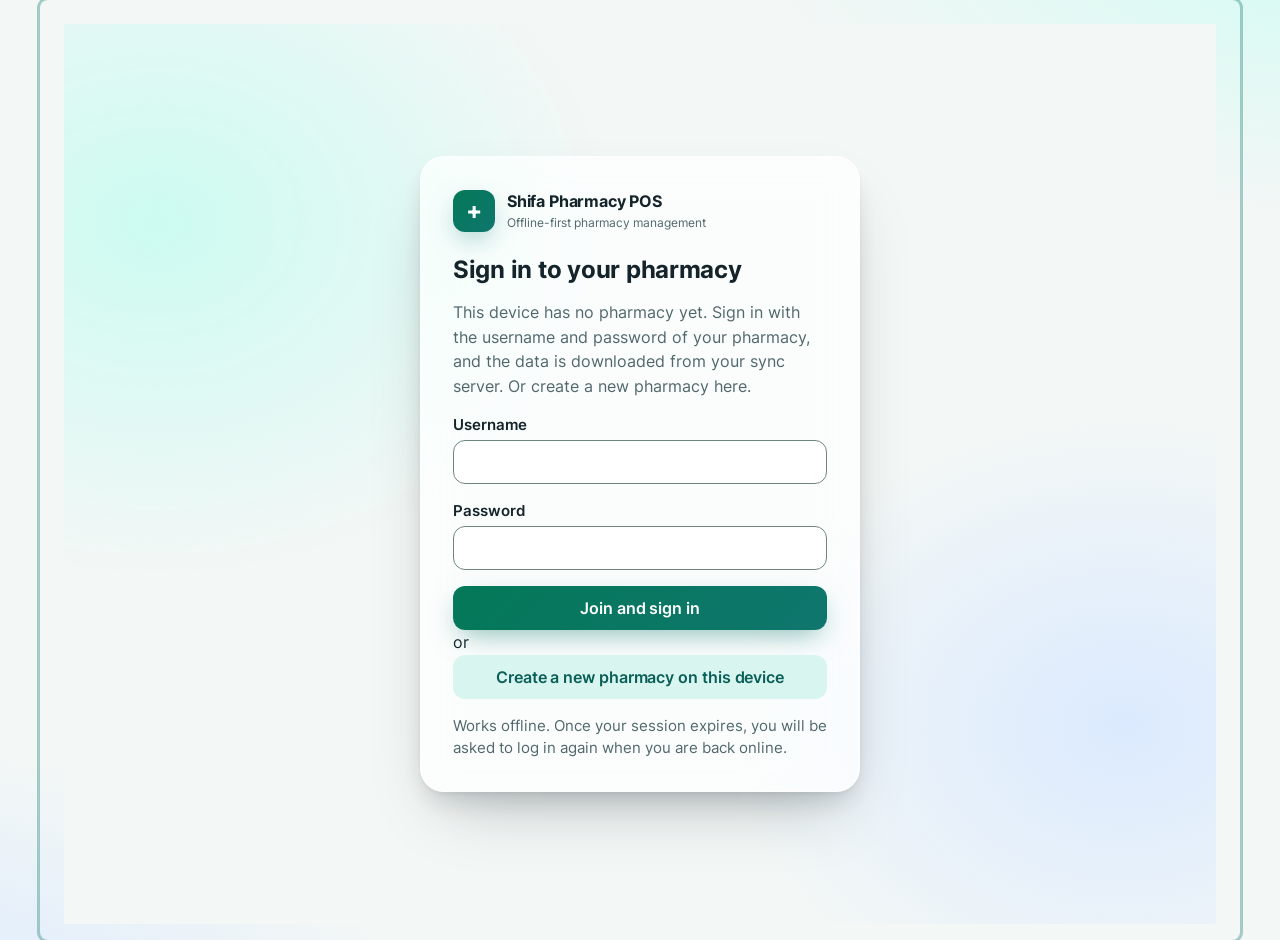
<file: index.html>
<!doctype html>
<html lang="en" dir="ltr" data-theme="auto">
<head>
  <meta charset="utf-8">
  <!-- Content Security Policy. Scripts come only from this site (no inline scripts, no eval). Styles allow inline
       style="" attributes, which some screens use for measured sizes. Sync may call the Supabase project URL the owner enters. -->
  <meta http-equiv="Content-Security-Policy" content="default-src 'self'; script-src 'self'; style-src 'self' 'unsafe-inline'; font-src 'self' data:; img-src 'self' data: blob:; connect-src 'self' https:; worker-src 'self'; manifest-src 'self'; object-src 'none'; base-uri 'self'; form-action 'self'">
  <meta name="viewport" content="width=device-width, initial-scale=1, viewport-fit=cover">
  <meta name="theme-color" content="#0f766e">
  <link rel="manifest" href="manifest.webmanifest">
  <link rel="apple-touch-icon" href="icons/icon-192.png">
  <meta name="description" content="Shifa Pharmacy POS: offline-first pharmacy management.">
  <title>Shifa Pharmacy POS</title>
  <link rel="icon" href="data:image/svg+xml,%3Csvg xmlns='http://www.w3.org/2000/svg' viewBox='0 0 32 32'%3E%3Crect width='32' height='32' rx='7' fill='%230f766e'/%3E%3Cpath d='M16 7v18M7 16h18' stroke='%23fff' stroke-width='4' stroke-linecap='round'/%3E%3C/svg%3E">
  <link rel="preload" href="fonts/inter-latin-400-normal.woff2" as="font" type="font/woff2" crossorigin>
  <link rel="stylesheet" href="css/tokens.css">
  <link rel="stylesheet" href="css/base.css">
  <link rel="stylesheet" href="css/layout.css">
  <link rel="stylesheet" href="css/components.css">
  <link rel="stylesheet" href="css/dark.css">
  <link rel="stylesheet" href="css/animations.css">
  <link rel="stylesheet" href="css/pages.css">
  <link rel="stylesheet" href="css/print.css" media="print">
  <link rel="preload" href="fonts/inter-latin-500-normal.woff2" as="font" type="font/woff2" crossorigin>
  <!-- The boot module graph is fetched in parallel instead of one import at a time. -->
  <!-- modulepreload:start -->
  <link rel="modulepreload" href="js/core/access.js">
  <link rel="modulepreload" href="js/core/anim.js">
  <link rel="modulepreload" href="js/core/auth.js">
  <link rel="modulepreload" href="js/core/config.js">
  <link rel="modulepreload" href="js/core/dates.js">
  <link rel="modulepreload" href="js/core/db.js">
  <link rel="modulepreload" href="js/core/events.js">
  <link rel="modulepreload" href="js/core/i18n.js">
  <link rel="modulepreload" href="js/core/money.js">
  <link rel="modulepreload" href="js/core/numbers.js">
  <link rel="modulepreload" href="js/core/resilience.js">
  <link rel="modulepreload" href="js/core/router.js">
  <link rel="modulepreload" href="js/core/store.js">
  <link rel="modulepreload" href="js/core/sync-cloudflare.js">
  <link rel="modulepreload" href="js/core/sync-supabase.js">
  <link rel="modulepreload" href="js/core/sync.js">
  <link rel="modulepreload" href="js/core/ui.js">
  <link rel="modulepreload" href="js/i18n/access-en.js">
  <link rel="modulepreload" href="js/i18n/access-ur.js">
  <link rel="modulepreload" href="js/i18n/demo-en.js">
  <link rel="modulepreload" href="js/i18n/demo-ur.js">
  <link rel="modulepreload" href="js/i18n/docs-en.js">
  <link rel="modulepreload" href="js/i18n/docs-ur.js">
  <link rel="modulepreload" href="js/i18n/en.js">
  <link rel="modulepreload" href="js/i18n/mix-en.js">
  <link rel="modulepreload" href="js/i18n/mix-ur.js">
  <link rel="modulepreload" href="js/i18n/parties-en.js">
  <link rel="modulepreload" href="js/i18n/parties-ur.js">
  <link rel="modulepreload" href="js/i18n/practice-en.js">
  <link rel="modulepreload" href="js/i18n/practice-screen-en.js">
  <link rel="modulepreload" href="js/i18n/practice-screen-ur.js">
  <link rel="modulepreload" href="js/i18n/practice-ur.js">
  <link rel="modulepreload" href="js/i18n/quality-en.js">
  <link rel="modulepreload" href="js/i18n/quality-ur.js">
  <link rel="modulepreload" href="js/i18n/reports-en.js">
  <link rel="modulepreload" href="js/i18n/reports-ur.js">
  <link rel="modulepreload" href="js/i18n/screens-en.js">
  <link rel="modulepreload" href="js/i18n/screens-ur.js">
  <link rel="modulepreload" href="js/i18n/settings-en.js">
  <link rel="modulepreload" href="js/i18n/settings-ur.js">
  <link rel="modulepreload" href="js/i18n/shift-en.js">
  <link rel="modulepreload" href="js/i18n/shift-ur.js">
  <link rel="modulepreload" href="js/i18n/sync-en.js">
  <link rel="modulepreload" href="js/i18n/sync-ur.js">
  <link rel="modulepreload" href="js/i18n/ur.js">
  <link rel="modulepreload" href="js/pages/_sync-sheet.js">
  <link rel="modulepreload" href="js/services/errors.js">
  <link rel="modulepreload" href="js/services/ledger.js">
  <link rel="modulepreload" href="js/services/numbering.js">
  <link rel="modulepreload" href="js/services/replication.js">
  <link rel="modulepreload" href="js/services/rollups.js">
  <link rel="modulepreload" href="js/services/settings.js">
  <!-- modulepreload:end -->
</head>
<body>
  <div id="app" class="app is-booting">
    <a class="skip-link" href="#view" data-i18n="a11y.skipToContent">Skip to content</a>

    <aside class="sidebar chrome" id="sidebar" data-i18n-attr="aria-label:a11y.mainNav">
      <div class="brand">
        <span class="brand-mark" aria-hidden="true">+</span>
        <div>
          <strong class="brand-name" data-i18n="app.name">Usman Pharmacy POS</strong>
          <div class="brand-sub" id="pharmacy-name"></div>
        </div>
      </div>
      <nav aria-label="Main navigation" data-i18n-attr="aria-label:a11y.mainNav">
        <ul class="nav-list" id="nav-list"></ul>
      </nav>
    </aside>
    <div class="scrim" id="scrim" hidden></div>

    <div class="main-wrap">
      <header class="app-header chrome">
        <button type="button" class="btn btn-ghost icon-btn menu-btn" id="menu-btn" aria-controls="sidebar" aria-expanded="false" data-i18n-attr="aria-label:a11y.openMenu">
          <span data-icon="menu"></span>
        </button>
        <h1 class="page-title" id="page-title"></h1>
        <div class="header-actions">
          <button type="button" class="status-pill" id="net-status" aria-live="polite"></button>
          <button type="button" class="pill-btn" id="install-btn" data-i18n="header.installApp" hidden></button>
          <button type="button" class="pill-btn" id="lang-btn" data-i18n="lang.switch">اردو</button>
          <div class="avatar-wrap" id="avatar-wrap">
            <button type="button" class="avatar" id="avatar-btn" aria-haspopup="menu" aria-expanded="false" aria-controls="avatar-menu" data-i18n-attr="aria-label:menu.account">
              <span id="avatar-initials">?</span>
            </button>
            <div class="avatar-menu glass" id="avatar-menu" role="menu" hidden>
              <p class="avatar-who" id="avatar-who"></p>
              <button type="button" role="menuitem" class="menu-item" data-go="/settings" data-section="settings" data-i18n="menu.settings">Settings</button>
              <button type="button" role="menuitem" class="menu-item" id="menu-lang" data-i18n="menu.language">Language</button>
              <button type="button" role="menuitem" class="menu-item danger" id="logout-btn" data-i18n="menu.logout">Log out</button>
            </div>
          </div>
        </div>
      </header>

      <div class="banner banner-warn" id="offline-banner" role="status" hidden data-i18n="net.offlineBanner"></div>

      <main id="view" class="view" tabindex="-1"></main>
    </div>

    <nav class="bottom-nav chrome" id="bottom-nav" data-i18n-attr="aria-label:a11y.bottomNav">
      <ul id="bottom-list"></ul>
    </nav>

    <div class="loading-bar" id="loading-bar" aria-hidden="true"></div>
    <div class="toast-root" id="toast-root" aria-live="polite"></div>
    <div class="modal-root" id="modal-root"></div>
  </div>

  <noscript>Shifa Pharmacy POS needs JavaScript to run.</noscript>
  <!-- jQuery 3.7.1 is served from /vendor: same origin, deferred, works offline. (The cdnjs copy is not used
       because its extra connection and render-blocking fallback cost first paint. See docs/MOTION.md.) -->
  <script defer src="vendor/jquery.min.js"></script>
  <script type="module" src="js/app.js"></script>
</body>
</html>
</file>
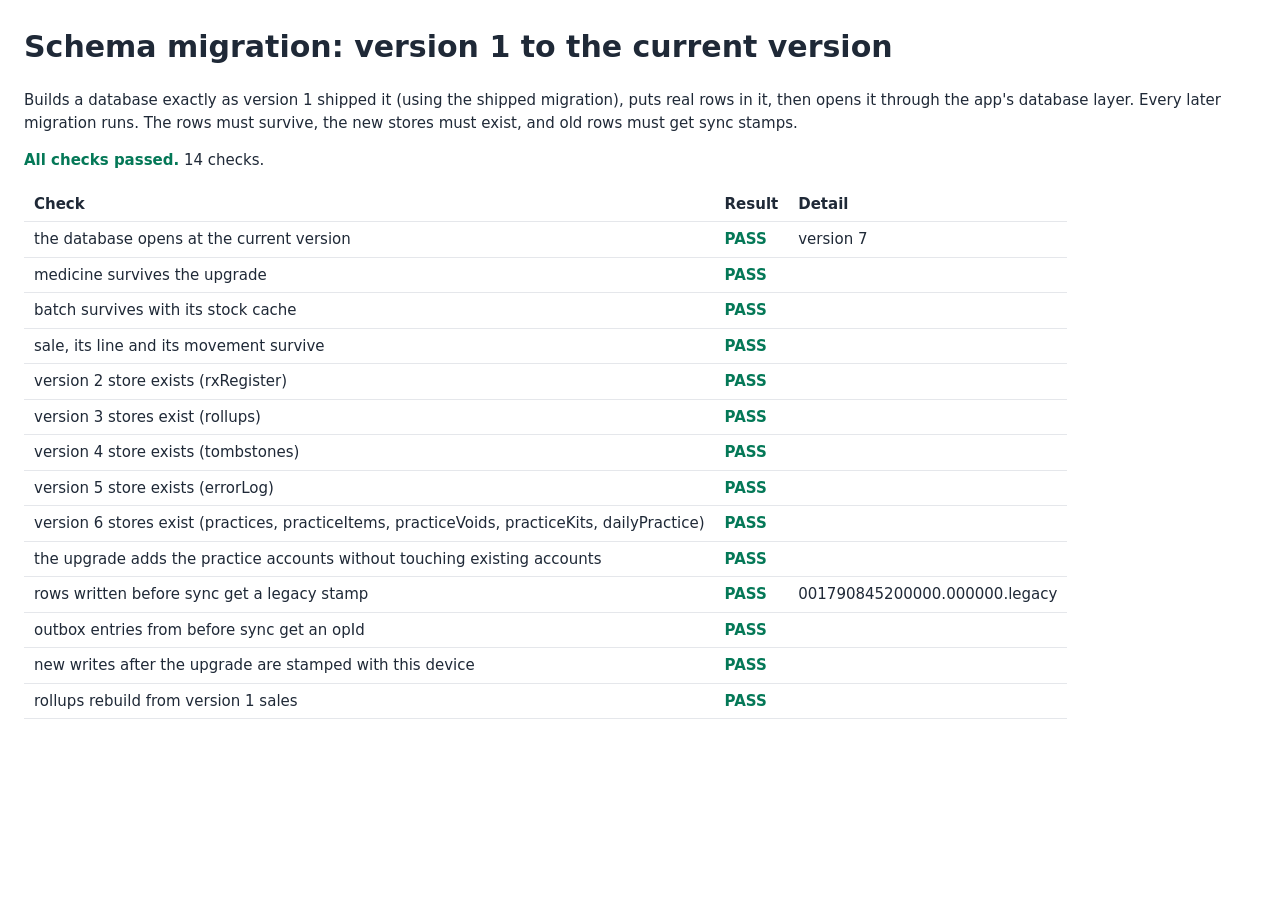
<file: tests/migration.html>
<!doctype html>
<html lang="en">
  <head>
    <meta charset="utf-8">
    <meta name="viewport" content="width=device-width, initial-scale=1">
    <title>Schema migration test</title>
    <style>
      body { font: 15px/1.5 system-ui, sans-serif; margin: 24px; color: #1f2937; background: #fff; }
      .ok { color: #047857; font-weight: 600; }
      .bad { color: #b91c1c; font-weight: 600; }
      td, th { padding: 6px 10px; border-bottom: 1px solid #e5e7eb; text-align: start; }
      table { border-collapse: collapse; margin-top: 12px; }
    </style>
  </head>
  <body>
    <h1>Schema migration: version 1 to the current version</h1>
    <p>Builds a database exactly as version 1 shipped it (using the shipped migration), puts real rows in it, then opens it through the
      app's database layer. Every later migration runs. The rows must survive, the new stores must exist, and old rows must get sync stamps.</p>
    <p id="summary">Running…</p>
    <table><thead><tr><th>Check</th><th>Result</th><th>Detail</th></tr></thead><tbody id="rows"></tbody></table>

    <script type="module">
      import * as db from '../js/core/db.js';
      import { ensureRollups } from '../js/services/rollups.js';
      import { seedDefaultAccounts } from '../js/services/ledger.js';

      const NAME = 'shifa-migration-test';
      db.useDatabase(NAME);
      const results = [];
      const check = (label, ok, detail = '') => results.push({ label, ok: Boolean(ok), detail: String(detail) });
      const put = (tx, store, row) => new Promise((resolve, reject) => {
        const req = tx.objectStore(store).put(row);
        req.onsuccess = () => resolve();
        req.onerror = () => reject(req.error);
      });

      async function run() {
        await db.destroyDatabase();

        // 1. A version 1 database, built with the migration that shipped in version 1.
        await new Promise((resolve, reject) => {
          const req = indexedDB.open(NAME, 1);
          req.onupgradeneeded = () => db.MIGRATIONS[0](req.result, req.transaction);
          req.onsuccess = () => {
            req.result.close();
            resolve();
          };
          req.onerror = () => reject(req.error);
        });

        // 2. Real rows in the version 1 shape: a medicine, a batch, a sale with its line and a stock movement, an account, an outbox entry.
        const iso = '2026-10-01T09:00:00.000Z';
        await new Promise((resolve, reject) => {
          const req = indexedDB.open(NAME, 1);
          req.onsuccess = () => {
            const database = req.result;
            const tx = database.transaction(['products', 'batches', 'sales', 'saleItems', 'stockMovements', 'accounts', 'outbox', 'settings'], 'readwrite');
            Promise.all([
              put(tx, 'products', { id: 'p1', name: 'Panadol', nameKey: 'panadol', unitsPerPack: 10, salePricePerPack: 3000, costPerPack: 2000, updatedAt: iso }),
              put(tx, 'batches', { id: 'b1', productId: 'p1', batchNo: 'PN-1', expiry: '2028-12-31', onHand: 90, costPerPack: 2000, mrp: 3300, updatedAt: iso }),
              put(tx, 'sales', { id: 's1', number: 'SALE-0001', date: '2026-10-01', status: 'final', subtotal: 3000, discount: 0, tax: 0, total: 3000, paid: 3000, balance: 0, updatedAt: iso }),
              put(tx, 'saleItems', { id: 'si1', saleId: 's1', productId: 'p1', batchId: 'b1', units: 10, lineTotal: 3000, cost: 2000, updatedAt: iso }),
              put(tx, 'stockMovements', { id: 'm1', productId: 'p1', batchId: 'b1', units: -10, type: 'sale', docType: 'sale', docId: 's1', date: '2026-10-01', updatedAt: iso }),
              put(tx, 'accounts', { id: 'acc-1000', code: '1000', key: 'account.cashInHand', type: 'asset', normal: 'debit', kind: 'cash', system: true, updatedAt: iso }),
              put(tx, 'settings', { key: 'business', value: { taxEnabled: false, devicePrefix: '' } }),
              new Promise((ok, fail) => {
                const add = tx.objectStore('outbox').add({ store: 'products', op: 'put', key: 'p1', record: { id: 'p1', name: 'Panadol' }, status: 'pending', createdAt: iso, attempts: 0 });
                add.onsuccess = () => ok();
                add.onerror = () => fail(add.error);
              }),
            ]).catch(reject);
            tx.oncomplete = () => {
              database.close();
              resolve();
            };
            tx.onerror = () => reject(tx.error);
          };
          req.onerror = () => reject(req.error);
        });

        // 3. Open through the app's layer. This runs migrations 2, 3, 4 and onward.
        const product = await db.get('products', 'p1');
        const batch = await db.get('batches', 'b1');
        const sale = await db.get('sales', 's1');
        const line = await db.getAll('saleItems', { index: 'saleId', query: 's1' });
        const movements = await db.getAll('stockMovements', { index: 'batchId', query: 'b1' });
        const outbox = await db.getAll('outbox');

        check('the database opens at the current version', db.DB_VERSION >= 4, `version ${db.DB_VERSION}`);
        check('medicine survives the upgrade', product?.name === 'Panadol' && product.salePricePerPack === 3000);
        check('batch survives with its stock cache', batch?.onHand === 90 && batch.batchNo === 'PN-1');
        check('sale, its line and its movement survive', sale?.number === 'SALE-0001' && line.length === 1 && movements.length === 1);
        check('version 2 store exists (rxRegister)', (await db.count('rxRegister')) === 0);
        check('version 3 stores exist (rollups)', (await db.count('dailySales')) >= 0 && (await db.count('dailyLedger')) >= 0);
        check('version 4 store exists (tombstones)', (await db.count('tombstones')) === 0);
        check('version 5 store exists (errorLog)', (await db.count('errorLog')) >= 0);
        check('version 6 stores exist (practices, practiceItems, practiceVoids, practiceKits, dailyPractice)', (await db.count('practices')) === 0 && (await db.count('practiceItems')) === 0 && (await db.count('practiceVoids')) === 0 && (await db.count('practiceKits')) === 0 && (await db.count('dailyPractice')) === 0);
        // The app seeds its system accounts on every boot; the test does the same after the upgrade.
        await seedDefaultAccounts();
        check('the upgrade adds the practice accounts without touching existing accounts', (await db.get('accounts', 'acc-4300'))?.code === '4300' && (await db.get('accounts', 'acc-5300'))?.code === '5300' && (await db.get('accounts', 'acc-1000'))?.code === '1000');
        check('rows written before sync get a legacy stamp', typeof product?.stamp === 'string' && product.stamp.endsWith('.legacy'), product?.stamp);
        check('outbox entries from before sync get an opId', outbox.length === 1 && typeof outbox[0].opId === 'string' && outbox[0].opId.endsWith('.legacy'));
        check('new writes after the upgrade are stamped with this device', await (async () => {
          await db.transaction((ctx) => ctx.put('products', { id: 'p2', name: 'Augmentin', nameKey: 'augmentin', unitsPerPack: 10 }));
          const fresh = await db.get('products', 'p2');
          return typeof fresh.stamp === 'string' && !fresh.stamp.endsWith('.legacy');
        })());
        let rebuilt = false;
        try {
          rebuilt = await ensureRollups();
        } catch (err) {
          check('rollups can be rebuilt from the upgraded data', false, err?.message);
        }
        check('rollups rebuild from version 1 sales', rebuilt === true && (await db.count('dailySales')) >= 1);

        // 4. Clean up so the next run starts from nothing.
        await db.destroyDatabase();

        const failed = results.filter((r) => !r.ok).length;
        document.getElementById('summary').innerHTML = `${failed ? `<span class="bad">${failed} check(s) failed.</span>` : '<span class="ok">All checks passed.</span>'} ${results.length} checks.`;
        const body = document.getElementById('rows');
        for (const r of results) {
          const tr = document.createElement('tr');
          tr.innerHTML = `<td></td><td class="${r.ok ? 'ok' : 'bad'}">${r.ok ? 'PASS' : 'FAIL'}</td><td></td>`;
          tr.children[0].textContent = r.label;
          tr.children[2].textContent = r.detail;
          body.append(tr);
        }
        window.migrationResult = { failed, results };
        document.title = failed ? `Migration: ${failed} FAIL` : 'Migration: PASS';
      }

      run().catch((err) => {
        console.error(err);
        document.getElementById('summary').textContent = `The migration test stopped: ${err?.message ?? err}`;
        window.migrationResult = { error: String(err?.stack ?? err) };
      });
    </script>
  </body>
</html>
</file>
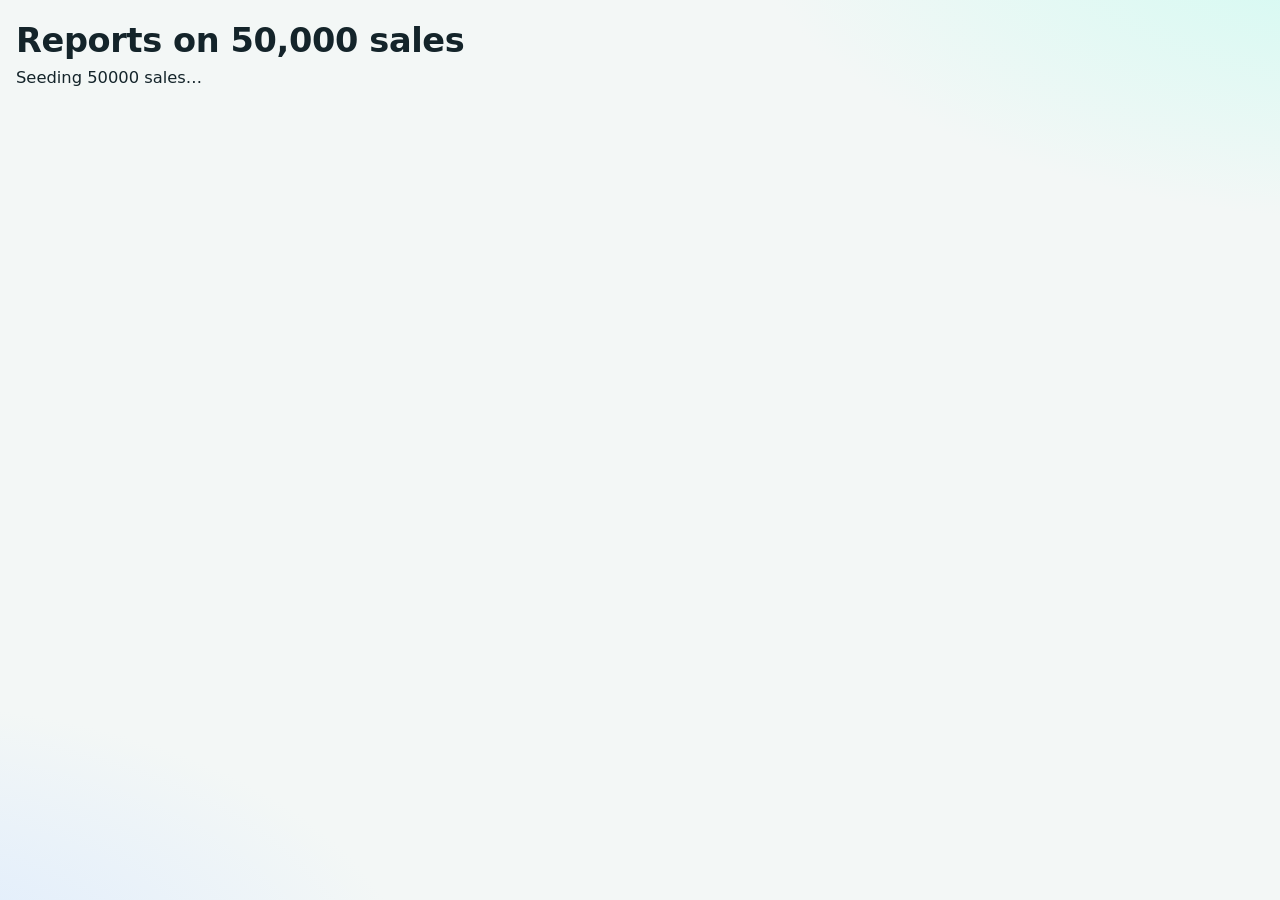
<file: tests/reports-perf.html>
<!doctype html>
<html lang="en" dir="ltr" data-theme="light">
<head>
  <meta charset="utf-8">
  <meta name="viewport" content="width=device-width, initial-scale=1">
  <title>Reports performance</title>
  <link rel="stylesheet" href="../css/tokens.css">
  <link rel="stylesheet" href="../css/base.css">
  <link rel="stylesheet" href="../css/components.css">
  <style>
    body { padding: 1rem; font-family: system-ui, sans-serif; }
    pre { white-space: pre-wrap; }
  </style>
</head>
<body>
  <main>
    <h1>Reports on 50,000 sales</h1>
    <p id="status">Starting…</p>
    <pre id="timings"></pre>
  </main>

  <script type="module">
    // Seeds a scratch database with 50,000 sales (two lines each), then times every report's loader.
    // Runs against its own database, so the app's data is never touched.
    import * as db from '../js/core/db.js';
    import { todayISO, addDays } from '../js/core/dates.js';
    import { OPEN_END } from '../js/services/reports.js';
    import * as products from '../js/services/products.js';
    import * as stock from '../js/services/stock.js';
    import { GROUPS, REPORTS } from '../js/pages/_report-defs.js';
    import { rebuildRollups } from '../js/services/rollups.js';

    db.useDatabase('shifa-reports-perf');

    const SALES = Number(new URLSearchParams(location.search).get('sales') ?? 50000);
    const BATCH = 500;
    const status = document.getElementById('status');
    const out = document.getElementById('timings');
    const log = (line) => {
      out.textContent += `${line}\n`;
    };

    async function seed() {
      // ?reuse=1 keeps the sales already seeded, so the timings can be repeated quickly.
      if (new URLSearchParams(location.search).get('reuse') === '1' && (await db.count('sales')) > 0) {
        status.textContent = 'Reusing the seeded sales.';
        return;
      }
      await db.destroyDatabase();
      const today = todayISO();
      const made = [];
      for (let i = 0; i < 60; i += 1) {
        const product = await products.createProduct({
          name: `Medicine ${String(i).padStart(2, '0')}`, generic: `Salt ${i % 12}`, company: `Company ${i % 7}`,
          code: `M${i}`, soldAs: 'strip', unitsPerPack: 10, looseSelling: true, looseUnitPrice: 50,
          costPerPack: 1000 + i * 10, salePricePerPack: 1500 + i * 15, mrpPerPack: 1500 + i * 15,
        });
        await stock.addBatch({ productId: product.id, batchNo: `B${i}`, expiry: addDays(today, 400), packs: 100000, costPerPack: 1000 + i * 10, mrp: 1500 + i * 15 });
        made.push(product);
      }
      status.textContent = `Seeding ${SALES} sales…`;
      for (let start = 0; start < SALES; start += BATCH) {
        const end = Math.min(SALES, start + BATCH);
        await db.transaction((ctx) => {
          for (let i = start; i < end; i += 1) {
            const daysAgo = i % 365;
            const date = addDays(today, -daysAgo);
            const lines = [made[i % 60], made[(i * 7 + 3) % 60]];
            const itemRows = lines.map((product, k) => {
              const packs = 1 + ((i + k) % 3);
              const amount = packs * product.salePricePerPack;
              const cost = packs * product.costPerPack;
              return { product, packs, amount, cost };
            });
            const subtotal = itemRows.reduce((s, r) => s + r.amount, 0);
            const cost = itemRows.reduce((s, r) => s + r.cost, 0);
            const saleId = db.newId();
            ctx.put('sales', {
              id: saleId, number: `SALE-${String(i + 1).padStart(6, '0')}`, date, customerId: null,
              subtotal, discount: 0, tax: 0, total: subtotal, paid: subtotal, paidCash: subtotal, paidBank: 0,
              tendered: subtotal, change: 0, balance: 0, cost, profit: subtotal - cost, payments: [{ method: 'cash', accountCode: '1000', amount: subtotal }],
              patient: '', doctor: '', note: '', status: 'completed', returnedTotal: 0,
            });
            for (const row of itemRows) {
              ctx.put('saleItems', {
                id: db.newId(), saleId, productId: row.product.id, productName: row.product.name, strength: '', class: 'otc',
                packs: row.packs, looseUnits: 0, units: row.packs * 10, unitPricePack: row.product.salePricePerPack, unitPriceLoose: 0,
                lineDiscount: 0, amount: row.amount, cost: row.cost, allocations: [], returnedUnits: 0, returnedAmount: 0,
              });
            }
          }
        });
        if (start % 10000 === 0) status.textContent = `Seeded ${end} of ${SALES} sales…`;
      }
      status.textContent = `Seeded ${SALES} sales. Timing reports…`;
    }

    async function time() {
      const ctx = { from: '', to: OPEN_END, today: todayISO(), party: '', account: '1000', by: 'day', days: 90 };
      const results = [];
      for (const group of GROUPS) {
        for (const key of group.reports) {
          const def = REPORTS[key];
          const started = performance.now();
          const result = await def.load(ctx);
          const ms = performance.now() - started;
          results.push({ key, rows: result.rows.length, ms: Math.round(ms) });
          log(`${key.padEnd(18)} ${String(result.rows.length).padStart(7)} rows  ${String(Math.round(ms)).padStart(6)} ms`);
        }
      }
      return results;
    }

    try {
      const seedStart = performance.now();
      await seed();
      log(`seed: ${Math.round((performance.now() - seedStart) / 1000)} s`);
      const rebuildStart = performance.now();
      const built = await rebuildRollups();
      log(`rollup rebuild: ${Math.round(performance.now() - rebuildStart)} ms (${JSON.stringify(built)})`);
      const results = await time();
      const worst = Math.max(...results.map((r) => r.ms));
      status.textContent = `Done. Slowest report: ${worst} ms.`;
      window.__reportsPerf = { sales: SALES, results, worst };
    } catch (err) {
      status.textContent = `Failed: ${err.message}`;
      console.error(err);
      window.__reportsPerf = { error: String(err?.stack ?? err) };
    }
  </script>
</body>
</html>
</file>
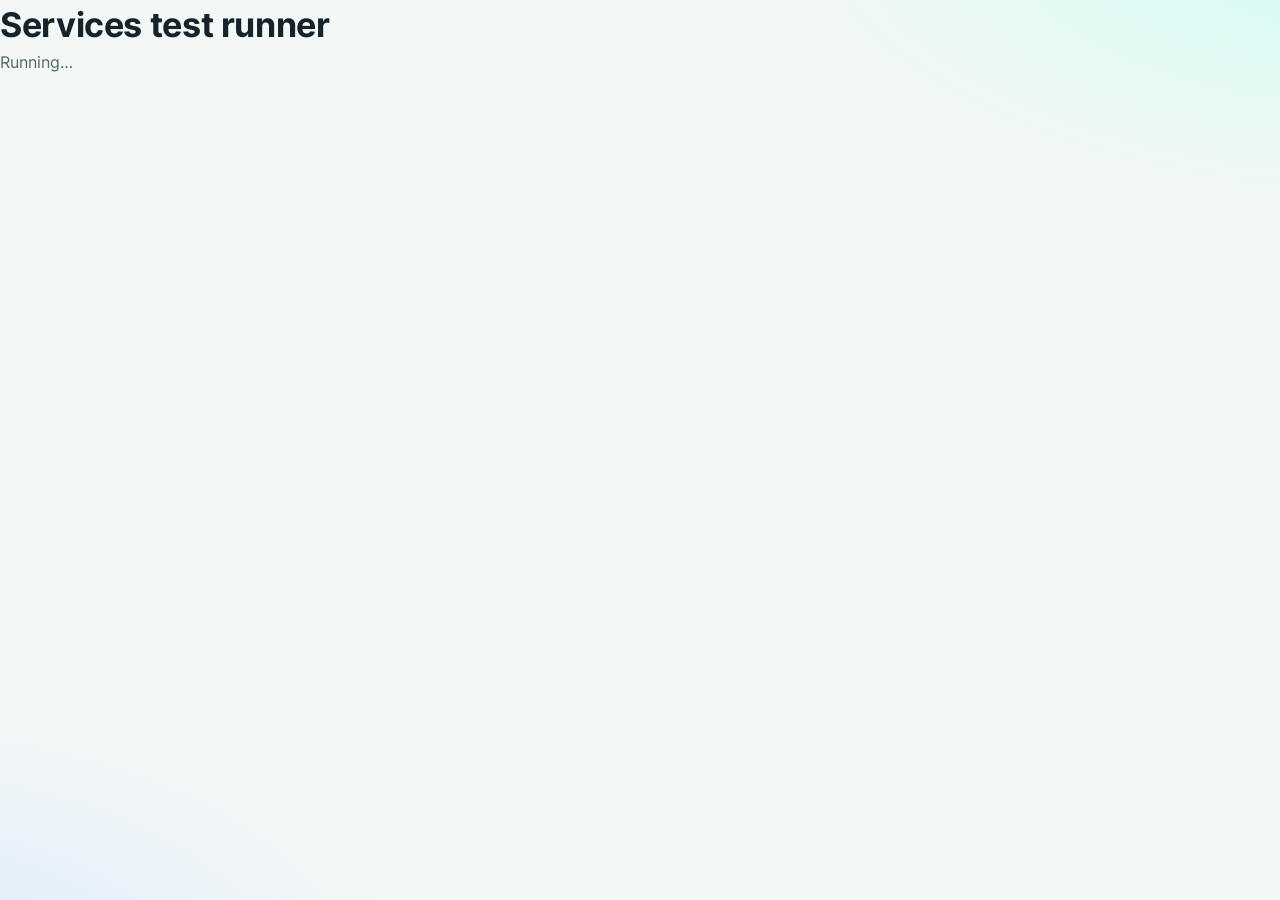
<file: tests/services.test.html>
<!doctype html>
<html lang="en" dir="ltr" data-theme="light">
<head>
  <meta charset="utf-8">
  <meta name="viewport" content="width=device-width, initial-scale=1">
  <title>Shifa POS services tests</title>
  <link rel="stylesheet" href="../css/tokens.css">
  <link rel="stylesheet" href="../css/base.css">
  <link rel="stylesheet" href="../css/components.css">
  <style>
    .pass { color: var(--c-ok); font-weight: 600; }
    .fail { color: var(--c-danger); font-weight: 600; }
    .detail { white-space: pre-wrap; color: var(--c-danger); font-size: var(--fs-sm); margin: 0.25rem 0 0; }
    li { margin-block-end: var(--space-3); }
  </style>
</head>
<body>
  <main class="view">
    <h1>Services test runner</h1>
    <p id="summary" class="muted">Running…</p>
    <ol id="results"></ol>
  </main>

  <script type="module">
    // Runs against its own IndexedDB, so the app's data is never touched.
    import * as db from '../js/core/db.js';
    import { addDays, periodRange, todayISO } from '../js/core/dates.js';
    import * as products from '../js/services/products.js';
    import * as stock from '../js/services/stock.js';
    import * as ledger from '../js/services/ledger.js';
    import * as sales from '../js/services/sales.js';
    import * as purchases from '../js/services/purchases.js';
    import * as returns from '../js/services/returns.js';
    import * as demand from '../js/services/demand.js';
    import * as parties from '../js/services/parties.js';
    import * as settings from '../js/services/settings.js';
    import * as pos from '../js/services/pos.js';
    import * as reports from '../js/services/reports.js';
    import * as rollups from '../js/services/rollups.js';
    import * as numbers from '../js/core/numbers.js';
    import * as reportDefs from '../js/pages/_report-defs.js';
    import * as backup from '../js/services/backup.js';
    import * as trace from '../js/services/trace.js';
    import * as practice from '../js/services/practice.js';
    import * as donut from '../js/core/donut.js';
    import * as dashboardService from '../js/services/dashboard.js';
    import * as practiceReports from '../js/services/practice-reports.js';
    import * as shifts from '../js/services/shifts.js';
    import * as auth from '../js/core/auth.js';
    import * as users from '../js/services/users.js';
    import { accessOf, canOpen, sanitizeSections, screensOf, sectionOf, GRANTABLE_SECTIONS, REPORT_KEYS } from '../js/core/access.js';

    db.useDatabase('shifa-services-test');

    /* ---------- assertion helpers ---------- */

    let assertions = 0;
    let failures = [];
    let current = '';

    function ok(label, condition) {
      assertions += 1;
      if (!condition) failures.push(`${label}`);
    }

    function eq(label, actual, expected) {
      assertions += 1;
      const a = JSON.stringify(actual);
      const e = JSON.stringify(expected);
      if (a !== e) failures.push(`${label}: expected ${e}, got ${a}`);
    }

    /** Passes when fn() rejects with a ServiceError whose code is `code`. */
    async function fails(label, fn, code) {
      assertions += 1;
      try {
        await fn();
      } catch (err) {
        if (err.code !== code) failures.push(`${label}: expected error ${code}, got ${err.code ?? err.message}`);
        return;
      }
      failures.push(`${label}: expected error ${code}, but it succeeded`);
    }

    /* ---------- date fixtures ---------- */

    const pad = (n) => String(n).padStart(2, '0');
    const today = todayISO();
    const isoIn = (days) => addDays(today, days);

    /** MM/YY for the month `offset` months from now. */
    function monthYear(offset) {
      const d = new Date();
      const m = new Date(d.getFullYear(), d.getMonth() + offset, 1);
      return `${pad(m.getMonth() + 1)}/${String(m.getFullYear()).slice(-2)}`;
    }

    /** ISO last day of the month `offset` months from now. */
    function monthEndIso(offset) {
      const d = new Date();
      const last = new Date(d.getFullYear(), d.getMonth() + offset + 1, 0);
      return `${last.getFullYear()}-${pad(last.getMonth() + 1)}-${pad(last.getDate())}`;
    }

    async function resetDb() {
      await db.destroyDatabase();
      await ledger.seedDefaultAccounts();
    }

    const stockUnits = async (productId) => (await stock.stockOf(productId)).units;
    const batchUnits = async (productId, batchNo) =>
      (await stock.batchStock(productId)).find((b) => b.batchNo === batchNo)?.units;

    /* ---------- 1. products ---------- */

    async function productsGroup() {
      const pan = await products.createProduct({
        name: '  Panadol 500mg ',
        generic: 'Paracetamol',
        company: 'GSK',
        barcode: '890100',
        code: 'PAN500',
        class: 'otc',
        storage: 'room',
        soldAs: 'strip',
        unitsPerPack: 10,
        unitName: 'tablet',
        looseSelling: true,
        looseUnitPrice: 450,
        costPerPack: 3000,
        salePricePerPack: 4000,
        reorderLevel: 5,
        reorderQty: 10,
      });
      eq('name trimmed', pan.name, 'Panadol 500mg');
      eq('name key lowercased', pan.nameKey, 'panadol 500mg');
      eq('active by default', pan.active, true);
      eq('units per pack stored', pan.unitsPerPack, 10);

      const base = { storage: 'room', soldAs: 'strip', unitsPerPack: 10, looseSelling: false };
      await fails('invalid class rejected', () => products.createProduct({ ...base, name: 'X', code: 'X1', class: 'weird' }), 'invalidField');
      await fails('zero units per pack rejected', () => products.createProduct({ ...base, name: 'Y', code: 'Y1', unitsPerPack: 0 }), 'invalidField');
      await fails('loose selling needs a loose price', () => products.createProduct({ ...base, name: 'Z', code: 'Z1', looseSelling: true, looseUnitPrice: 0 }), 'looseNeedsPrice');
      await fails('loose selling needs a pack of 2+', () => products.createProduct({ ...base, name: 'Z2', code: 'Z2', unitsPerPack: 1, looseSelling: true, looseUnitPrice: 100 }), 'looseNeedsPack');
      await fails('duplicate code rejected', () => products.createProduct({ name: 'Dup', code: 'PAN500', barcode: '111' }), 'codeTaken');
      await fails('duplicate barcode rejected', () => products.createProduct({ name: 'Dup2', code: 'NEW1', barcode: '890100' }), 'barcodeTaken');

      const brufen = await products.createProduct({ name: 'Brufen 400', generic: 'Ibuprofen', company: 'Abbott', barcode: '890200', code: 'BRU400', soldAs: 'strip', unitsPerPack: 10, costPerPack: 4500, salePricePerPack: 6000 });
      const calpol = await products.createProduct({ name: 'Calpol 500', generic: 'paracetamol', company: 'GSK Pakistan', barcode: '890300', code: 'CAL500', unitsPerPack: 10, salePricePerPack: 3500 });
      const augmentin = await products.createProduct({ name: 'Augmentin 625', generic: 'Amoxicillin', company: 'GSK', barcode: '890400', code: 'AUG625', class: 'rx', soldAs: 'strip', unitsPerPack: 6, salePricePerPack: 95000 });

      const ids = (rows) => rows.map((r) => r.id);
      ok('search by name prefix finds Panadol', ids(await products.searchProducts('pan')).includes(pan.id));
      ok('search by company finds GSK products', ids(await products.searchProducts('gsk')).includes(augmentin.id) && ids(await products.searchProducts('gsk')).includes(calpol.id));
      eq('search by barcode is exact and first', ids(await products.searchProducts('890100'))[0], pan.id);
      eq('search by code ignores case', ids(await products.searchProducts('pan500'))[0], pan.id);
      ok('search by salt (generic) finds both paracetamol products', ids(await products.searchProducts('paracet')).includes(pan.id) && ids(await products.searchProducts('paracet')).includes(calpol.id));
      eq('blank search returns nothing', await products.searchProducts('   '), []);

      await products.deactivateProduct(brufen.id);
      eq('inactive product hidden from search', ids(await products.searchProducts('brufen')).length, 0);
      eq('inactive product found with includeInactive', ids(await products.searchProducts('brufen', { includeInactive: true })), [brufen.id]);
      eq('deactivated flag stored', (await products.getProduct(brufen.id)).active, false);
      await products.activateProduct(brufen.id);

      eq('alternatives: same salt only, excluding itself', ids(await products.alternatives(pan.id)), [calpol.id]);
      eq('alternatives: none for a different salt', ids(await products.alternatives(augmentin.id)), []);

      const updated = await products.updateProduct(pan.id, { salePricePerPack: 4200 });
      eq('update changes the price', updated.salePricePerPack, 4200);
      eq('update keeps the name', updated.name, 'Panadol 500mg');
      await fails('update rejects bad class', () => products.updateProduct(pan.id, { class: 'nope' }), 'invalidField');
      await fails('update of missing product', () => products.updateProduct('missing-id', { name: 'x' }), 'notFound');
    }

    /* ---------- 2. stock ---------- */

    async function stockGroup() {
      const prod = await products.createProduct({
        name: 'Amoxil 250', generic: 'Amoxicillin', company: 'Sami', barcode: '777001', code: 'AMX250',
        soldAs: 'strip', unitsPerPack: 10, looseSelling: true, looseUnitPrice: 500, costPerPack: 2000, salePricePerPack: 2600,
        reorderLevel: 2, reorderQty: 5,
      });

      // Three batches. Expiry order: C (this month) < A (+60 days) < B (+120 days).
      await stock.addBatch({ productId: prod.id, batchNo: 'B-A', expiry: isoIn(60), packs: 2, costPerPack: 2000, mrp: 2600 });
      await stock.addBatch({ productId: prod.id, batchNo: 'B-B', expiry: isoIn(120), packs: 3, costPerPack: 2000, mrp: 2600 });
      const batchC = await stock.addBatch({ productId: prod.id, batchNo: 'B-C', expiry: monthYear(0), packs: 1, costPerPack: 2000, mrp: 2600 });

      eq('MM/YY expiry stored as last day of month', batchC.expiry, monthEndIso(0));
      const start = await stock.stockOf(prod.id);
      eq('stock after addBatch: units', start.units, 60);
      eq('stock in packs', start.packs, 6);
      eq('stock loose units', start.looseUnits, 0);

      const first = await stock.consume(prod.id, 25, { docType: 'test' });
      eq('FEFO: first batch used is the earliest expiry', first.map((a) => a.batchNo), ['B-C', 'B-A']);
      eq('FEFO: units taken from each batch', first.map((a) => a.units), [10, 15]);
      eq('stock after consume', await stockUnits(prod.id), 35);
      eq('packs and loose after consume', [(await stock.stockOf(prod.id)).packs, (await stock.stockOf(prod.id)).looseUnits], [3, 5]);

      await stock.consume(prod.id, 3);
      const split = await stock.stockOf(prod.id);
      eq('loose units split from packs', [split.packs, split.looseUnits], [3, 2]);
      await fails('consume beyond stock fails', () => stock.consume(prod.id, 33), 'insufficientStock');
      eq('failed consume changes nothing', await stockUnits(prod.id), 32);

      // Expired stock is never sold.
      const old = await products.createProduct({ name: 'Old Stock', code: 'OLD1', unitsPerPack: 10, soldAs: 'strip', salePricePerPack: 1000, costPerPack: 500 });
      await stock.addBatch({ productId: old.id, batchNo: 'expired', expiry: isoIn(-5), packs: 2, costPerPack: 500 });
      await stock.addBatch({ productId: old.id, batchNo: 'valid', expiry: isoIn(90), packs: 1, costPerPack: 500 });
      await fails('expired batch units not sellable', () => stock.consume(old.id, 11), 'insufficientStock');
      const oldSale = await stock.consume(old.id, 10);
      eq('only the valid batch is allocated', oldSale.map((a) => a.batchNo), ['valid']);
      eq('expired batch keeps its stock', await batchUnits(old.id, 'expired'), 20);
      eq('expired batch is flagged', (await stock.batchStock(old.id)).find((b) => b.batchNo === 'expired').expired, true);

      // Adjustments.
      // After the consume of 25 and 3, batch B-A holds 2 units.
      const batchA = (await stock.batchStock(prod.id)).find((b) => b.batchNo === 'B-A');
      eq('batch B-A holds 2 units before adjusting', batchA.units, 2);
      const adjusted = await stock.adjust({ batchId: batchA.batchId, units: -2, reason: 'Broken strip' });
      eq('adjustment voucher type', adjusted.type, 'adjustment');
      ok('adjustment voucher numbered ADJ', /^ADJ-\d{4}$/.test(adjusted.number));
      eq('adjustment reduces stock', await stockUnits(prod.id), 30);
      await fails('positive adjustment needs a batch', () => stock.adjust({ productId: prod.id, units: 4, reason: 'found' }), 'batchRequired');
      await fails('adjustment beyond stock fails', () => stock.adjust({ productId: prod.id, units: -100, reason: 'x' }), 'insufficientStock');
      await stock.adjust({ productId: prod.id, units: -2, reason: 'Counted short' });
      eq('FEFO adjustment reduces stock', await stockUnits(prod.id), 28);
      ok('ledger balances after adjustments', (await ledger.trialBalance()).balanced);

      await stock.adjust({ productId: prod.id, units: -9, reason: 'Expired loose tablets' });
      eq('stock after big write-off', await stockUnits(prod.id), 19);
      const low = await stock.lowStock();
      ok('low stock lists the product below reorder level', low.some((row) => row.product.id === prod.id));
      ok('low stock ignores products with no reorder level', !low.some((row) => row.product.id === old.id));

      const empty = await products.createProduct({ name: 'Nothing Yet', code: 'NIL1', unitsPerPack: 10, soldAs: 'strip' });
      const oos = await stock.outOfStock();
      ok('out of stock lists the product with no stock', oos.some((row) => row.product.id === empty.id));
      ok('out of stock excludes products with stock', !oos.some((row) => row.product.id === prod.id));

      const soon = await stock.expiringSoon(100);
      ok('expiring soon includes expired stock still on the shelf', soon.some((row) => row.batchNo === 'expired'));
      ok('expiring soon excludes batches far away', !soon.some((row) => row.batchNo === 'B-B'));

      await fails('unitsPerPack cannot change with stock on hand', () => products.updateProduct(prod.id, { unitsPerPack: 12 }), 'unitsLocked');

      // Integrity.
      eq('integrity is clean before corruption', (await stock.checkIntegrity()).ok, true);
      const victim = await db.get('batches', batchA.batchId);
      await db.transaction((ctx) => {
        ctx.put('batches', { ...victim, onHand: victim.onHand + 7 });
      });
      const report = await stock.checkIntegrity();
      eq('integrity detects the corrupted batch', report.ok, false);
      eq('integrity reports one mismatch', report.mismatches.length, 1);
      eq('mismatch points at the batch', report.mismatches[0].batchId, batchA.batchId);
      eq('mismatch shows cached minus computed', report.mismatches[0].cached - report.mismatches[0].computed, 7);
      const fixed = await stock.recalculateStock();
      eq('recalculate corrects one batch', fixed.corrected.length, 1);
      eq('integrity clean after recalculate', (await stock.checkIntegrity()).ok, true);
      eq('stock unchanged by recalculate', await stockUnits(prod.id), 19);
    }

    /* ---------- 3. ledger ---------- */

    async function ledgerGroup() {
      await fails('unbalanced entry rejected', () => ledger.postEntry({ docType: 'test', lines: [{ account: '1000', debit: 100 }, { account: '4000', credit: 99 }] }), 'unbalanced');
      await fails('single-line entry rejected', () => ledger.postEntry({ docType: 'test', lines: [{ account: '1000', debit: 100 }, { account: '4000', credit: 0 }] }), 'ledgerNeedsTwoLines');
      await fails('unknown account rejected', () => ledger.postEntry({ docType: 'test', lines: [{ account: '9999', debit: 100 }, { account: '1000', credit: 100 }] }), 'unknownAccount');
      await fails('line with both sides rejected', () => ledger.postEntry({ docType: 'test', lines: [{ account: '1000', debit: 10, credit: 10 }, { account: '4000', credit: 0 }] }), 'lineBothSides');

      const entryId = await ledger.postEntry({ docType: 'test', lines: [{ account: '1000', debit: 100 }, { account: '4000', credit: 100 }, { account: '4200', debit: 0, credit: 0 }] });
      ok('zero lines are dropped, entry posted', typeof entryId === 'string');
      eq('zero line wrote no ledger row', (await ledger.ledgerByAccount('4200')).length, 0);

      const cust = await parties.createCustomer({ name: 'Ahmed Raza' });
      const sup = await parties.createSupplier({ name: 'Sami Distributors' });
      await ledger.openingBalance({ accountCode: '1100', amount: 50000, side: 'debit', partyId: cust.id });
      eq('opening receivable for customer', await ledger.partyBalance(cust.id, '1100'), 50000);
      await ledger.openingBalance({ accountCode: '2000', amount: 9000, side: 'credit', partyId: sup.id });
      eq('opening payable for supplier is negative', await ledger.partyBalance(sup.id, '2000'), -9000);

      const receipt = await ledger.receiptVoucher({ amount: 20000, partyId: cust.id });
      eq('receipt voucher numbered RCV', receipt.number, 'RCV-0001');
      eq('receipt reduces customer receivable', await ledger.partyBalance(cust.id, '1100'), 30000);
      eq('receipt increases cash (with the 100 test posting)', (await ledger.accountBalance('1000')).balance, 20100);

      const payment = await ledger.paymentVoucher({ amount: 4000, partyId: sup.id });
      eq('payment voucher numbered PAY', payment.number, 'PAY-0001');
      eq('payment reduces supplier payable', await ledger.partyBalance(sup.id, '2000'), -5000);

      await fails('duplicate account code rejected', () => ledger.createAccount({ code: '1000', name: 'Again', type: 'asset', normal: 'debit' }), 'accountExists');
      const moved = await ledger.transfer({ amount: 6000, fromCode: '1000', toCode: '1010' });
      eq('transfer voucher numbered TRF', moved.number, 'TRF-0001');
      eq('transfer moves money into the bank', (await ledger.accountBalance('1010')).balance, 6000);

      const cashRows = await ledger.ledgerByAccount('1000');
      eq('ledger by account: running balance ends at the balance', cashRows[cashRows.length - 1].running, (await ledger.accountBalance('1000')).balance);
      eq('equity holds the opening entries', (await ledger.accountBalance('3000')).balance, -41000);
      eq('whole book balances', (await ledger.trialBalance()).balanced, true);
      await fails('receipt from unknown customer rejected', () => ledger.receiptVoucher({ amount: 100, partyId: 'nobody' }), 'notFound');
    }

    /* ---------- 4. sales ---------- */

    async function salesGroup() {
      const pan = await products.createProduct({
        name: 'Panadol 500mg', generic: 'Paracetamol', barcode: '890100', code: 'PAN500', soldAs: 'strip', unitsPerPack: 10,
        looseSelling: true, looseUnitPrice: 450, costPerPack: 2000, salePricePerPack: 4000,
      });
      await stock.addBatch({ productId: pan.id, batchNo: 'B-C', expiry: monthYear(0), packs: 1, costPerPack: 2000, mrp: 4000 });
      await stock.addBatch({ productId: pan.id, batchNo: 'B-A', expiry: isoIn(60), packs: 2, costPerPack: 2000, mrp: 4000 });
      await stock.addBatch({ productId: pan.id, batchNo: 'B-B', expiry: isoIn(120), packs: 3, costPerPack: 2000, mrp: 4000 });

      // FEFO across three batches, full cash payment.
      const s1 = await sales.createSale({ customer: null, items: [{ productId: pan.id, packs: 2 }], payments: [{ method: 'cash', amount: 8000 }] });
      eq('first sale numbered SALE-0001', s1.number, 'SALE-0001');
      const s1Full = await sales.getSaleWithItems(s1.id);
      eq('sale allocations follow FEFO', s1Full.items[0].allocations.map((a) => a.batchNo), ['B-C', 'B-A']);
      eq('sale allocation units', s1Full.items[0].allocations.map((a) => a.units), [10, 10]);
      eq('sale cost from the batches', s1.cost, 4000);
      eq('sale profit = net sale − cost', s1.profit, 4000);
      eq('stock after sale', await stockUnits(pan.id), 40);

      // Loose tablets from a strip.
      const loose = await products.createProduct({ name: 'Disprin', code: 'DIS1', soldAs: 'strip', unitsPerPack: 10, looseSelling: true, looseUnitPrice: 450, costPerPack: 2000, salePricePerPack: 4000 });
      await stock.addBatch({ productId: loose.id, batchNo: 'D1', expiry: isoIn(200), packs: 1, costPerPack: 2000 });
      const s2 = await sales.createSale({ items: [{ productId: loose.id, looseUnits: 3 }], payments: [{ method: 'cash', amount: 1350 }] });
      eq('loose sale amount = units × loose price', s2.subtotal, 1350);
      eq('loose sale takes 3 units from the strip', s2.items[0].units, 3);
      eq('loose sale cost is pro-rata', s2.cost, 600);
      eq('loose sale leaves 7 loose tablets', [(await stock.stockOf(loose.id)).packs, (await stock.stockOf(loose.id)).looseUnits], [0, 7]);
      const stripOnly = await products.createProduct({ name: 'Strip Only', code: 'SO1', soldAs: 'strip', unitsPerPack: 10, costPerPack: 500, salePricePerPack: 1000 });
      await fails('loose sale rejected when the product does not sell loose', () => sales.createSale({ items: [{ productId: stripOnly.id, looseUnits: 1 }], payments: [{ method: 'cash', amount: 100 }] }), 'looseNotAllowed');

      // Partial payment on udhaar.
      const cust = await parties.createCustomer({ name: 'Ali Khan', phone: '0300' });
      const s3 = await sales.createSale({ customer: cust.id, items: [{ productId: pan.id, packs: 2 }], payments: [{ method: 'cash', amount: 3000 }] });
      eq('partial payment: balance on the sale', s3.balance, 5000);
      eq('partial payment: customer owes the balance', await ledger.partyBalance(cust.id, '1100'), 5000);
      await fails('walk-in customer cannot buy on credit', () => sales.createSale({ items: [{ productId: pan.id, packs: 1 }], payments: [{ method: 'cash', amount: 1000 }] }), 'walkInCredit');
      await fails('overpayment rejected', () => sales.createSale({ items: [{ productId: pan.id, packs: 1 }], payments: [{ method: 'cash', amount: 5000 }] }), 'overpaid');

      // Atomic: a sale that cannot be fully allocated leaves nothing behind.
      const beforeSales = await db.count('sales');
      const beforeOutbox = await db.count('outbox');
      const beforeStock = await stockUnits(pan.id);
      await fails('oversell fails cleanly', () => sales.createSale({ items: [{ productId: pan.id, packs: 100 }], payments: [{ method: 'cash', amount: 400000 }] }), 'insufficientStock');
      eq('failed sale: no sale row written', await db.count('sales'), beforeSales);
      eq('failed sale: no outbox row written', await db.count('outbox'), beforeOutbox);
      eq('failed sale: stock untouched', await stockUnits(pan.id), beforeStock);

      // Rx needs patient and doctor, unless the setting says otherwise.
      const rx = await products.createProduct({ name: 'Ciproxin', code: 'CIP1', class: 'rx', soldAs: 'strip', unitsPerPack: 10, costPerPack: 7000, salePricePerPack: 9500 });
      await stock.addBatch({ productId: rx.id, batchNo: 'R1', expiry: isoIn(200), packs: 2, costPerPack: 7000 });
      await fails('Rx sale needs patient and doctor', () => sales.createSale({ items: [{ productId: rx.id, packs: 1 }], payments: [{ method: 'cash', amount: 9500 }] }), 'patientDoctorRequired');
      const rxSale = await sales.createSale({ items: [{ productId: rx.id, packs: 1 }], payments: [{ method: 'cash', amount: 9500 }], patient: 'Sara', doctor: 'Dr. Ahmed' });
      eq('Rx sale keeps patient and doctor', [rxSale.patient, rxSale.doctor], ['Sara', 'Dr. Ahmed']);
      await settings.saveSettings({ rxRequiresPatientDoctor: false });
      const rxFree = await sales.createSale({ items: [{ productId: rx.id, packs: 1 }], payments: [{ method: 'cash', amount: 9500 }] });
      ok('Rx sale without details allowed when setting is off', rxFree.total === 9500);
      await settings.saveSettings({ rxRequiresPatientDoctor: true });

      // Discount, tax and profit.
      const s4 = await sales.createSale({ items: [{ productId: pan.id, packs: 2 }], discount: 500, tax: 200, payments: [{ method: 'cash', amount: 7700 }] });
      eq('total = subtotal − discount + tax', s4.total, 7700);
      eq('profit = (total − tax) − cost', s4.profit, 3500);
      eq('tax liability recorded', (await ledger.accountBalance('2100')).balance, -200);
      await fails('discount above subtotal rejected', () => sales.createSale({ items: [{ productId: pan.id, packs: 1 }], discount: 999999, payments: [{ method: 'cash', amount: 1 }] }), 'discountTooLarge');

      // Expired batches are never sold.
      const exp = await products.createProduct({ name: 'Expiring Syrup', code: 'EXP1', soldAs: 'bottle', unitsPerPack: 10, costPerPack: 1000, salePricePerPack: 1500 });
      await stock.addBatch({ productId: exp.id, batchNo: 'gone', expiry: isoIn(-3), packs: 2, costPerPack: 1000 });
      await stock.addBatch({ productId: exp.id, batchNo: 'fresh', expiry: isoIn(90), packs: 1, costPerPack: 1000 });
      await fails('sale cannot dip into expired stock', () => sales.createSale({ items: [{ productId: exp.id, packs: 2 }], payments: [{ method: 'cash', amount: 3000 }] }), 'insufficientStock');
      const s5 = await sales.createSale({ items: [{ productId: exp.id, packs: 1 }], payments: [{ method: 'cash', amount: 1500 }] });
      eq('sale draws only the fresh batch', (await sales.getSaleWithItems(s5.id)).items[0].allocations.map((a) => a.batchNo), ['fresh']);
      eq('expired batch still holds its units', await batchUnits(exp.id, 'gone'), 20);

      // Hold and resume.
      const heldId = await sales.holdCart({ customer: null, items: [{ productId: pan.id, packs: 1 }], note: 'customer is checking price' });
      eq('one cart on hold', (await sales.listHeldCarts()).length, 1);
      const resumed = await sales.resumeCart(heldId);
      eq('resumed cart keeps its items', resumed.items, [{ productId: pan.id, packs: 1 }]);
      eq('resume removes the cart from hold', (await sales.listHeldCarts()).length, 0);
      await fails('resuming twice fails', () => sales.resumeCart(heldId), 'notFound');

      // Restock for the void and numbering checks below.
      await stock.addBatch({ productId: pan.id, batchNo: 'B-D', expiry: isoIn(200), packs: 10, costPerPack: 2000, mrp: 4000 });

      // Void rules.
      const before = await stockUnits(pan.id);
      const owed = await ledger.partyBalance(cust.id, '1100');
      const s6 = await sales.createSale({ customer: cust.id, items: [{ productId: pan.id, packs: 1 }], payments: [] });
      eq('credit sale adds the full total to the customer', await ledger.partyBalance(cust.id, '1100'), owed + 4000);
      await fails('void not allowed on a different day', () => sales.voidSale(s5.id, { today: isoIn(1) }), 'voidNotSameDay');
      const voided = await sales.voidSale(s6.id, { reason: 'entry error' });
      eq('void marks the sale', voided.status, 'void');
      eq('void restores stock', await stockUnits(pan.id), before);
      eq('void reverses the customer balance', await ledger.partyBalance(cust.id, '1100'), owed);
      await fails('void twice fails', () => sales.voidSale(s6.id), 'alreadyVoid');

      // Numbering: no gaps after a failed sale; device prefix option.
      const n = (await db.count('sales')) + 1;
      const next = await sales.createSale({ items: [{ productId: pan.id, packs: 1 }], payments: [{ method: 'cash', amount: 4000 }] });
      eq('no gap in numbering after failures and voids', next.number, `SALE-${String(n).padStart(4, '0')}`);
      await settings.saveSettings({ devicePrefix: 'K1' });
      const prefixed = await sales.createSale({ items: [{ productId: pan.id, packs: 1 }], payments: [{ method: 'cash', amount: 4000 }] });
      ok('device prefix appears in the number', /^SALE-K1-\d{4}$/.test(prefixed.number));
      await settings.saveSettings({ devicePrefix: '' });

      eq('whole book balances after sales', (await ledger.trialBalance()).balanced, true);
    }

    /* ---------- 5. purchases ---------- */

    async function purchasesGroup() {
      const prod = await products.createProduct({ name: 'Vitamin C 500', code: 'VC500', soldAs: 'strip', unitsPerPack: 10, costPerPack: 2000, salePricePerPack: 4000 });
      const sup = await parties.createSupplier({ name: 'Metro Wholesale' });

      const p1 = await purchases.createPurchase({
        supplierId: sup.id,
        items: [{ productId: prod.id, batchNo: 'PB1', expiry: monthYear(12), packs: 5, costPerPack: 2500, mrp: 4500 }],
        paid: 12500,
      });
      eq('purchase numbered PUR-0001', p1.number, 'PUR-0001');
      eq('purchase total', p1.total, 12500);
      eq('purchase fully paid: no balance', p1.balance, 0);
      eq('purchase adds 50 units', await stockUnits(prod.id), 50);
      const after1 = await products.getProduct(prod.id);
      eq('cost updated from latest purchase', after1.costPerPack, 2500);
      eq('sale price follows the new MRP', after1.salePricePerPack, 4500);
      const batch = (await stock.batchStock(prod.id))[0];
      eq('purchase batch expiry is end of the MM/YY month', batch.expiry, monthEndIso(12));

      const p2 = await purchases.createPurchase({
        supplierId: sup.id,
        items: [{ productId: prod.id, batchNo: 'PB2', expiry: monthYear(14), packs: 2, costPerPack: 2500, mrp: 4500 }],
        paid: 2000,
      });
      eq('credit purchase balance', p2.balance, 3000);
      eq('credit purchase raises supplier payable', await ledger.partyBalance(sup.id, '2000'), -3000);
      await fails('credit purchase needs a supplier', () => purchases.createPurchase({ items: [{ productId: prod.id, batchNo: 'X', expiry: monthYear(12), packs: 1, costPerPack: 100 }], paid: 0 }), 'supplierRequiredForCredit');
      await fails('expired stock refused at purchase', () => purchases.createPurchase({ items: [{ productId: prod.id, batchNo: 'OLD', expiry: monthYear(-1), packs: 1, costPerPack: 100 }], paid: 100 }), 'expiredBatch');
      await fails('bad expiry text refused', () => purchases.createPurchase({ items: [{ productId: prod.id, batchNo: 'BAD', expiry: 'xx', packs: 1, costPerPack: 100 }], paid: 100 }), 'invalidField');

      await settings.saveSettings({ updateSalePriceOnMrpChange: false, updateCostFromLastPurchase: false });
      await purchases.createPurchase({ items: [{ productId: prod.id, batchNo: 'PB3', expiry: monthYear(12), packs: 1, costPerPack: 1000, mrp: 9999 }], paid: 1000 });
      const frozen = await products.getProduct(prod.id);
      eq('settings off: price and cost unchanged', [frozen.salePricePerPack, frozen.costPerPack], [4500, 2500]);
      await settings.saveSettings({ updateSalePriceOnMrpChange: true, updateCostFromLastPurchase: true });

      eq('whole book balances after purchases', (await ledger.trialBalance()).balanced, true);
    }

    /* ---------- 6. returns ---------- */

    async function returnsGroup() {
      const prod = await products.createProduct({ name: 'Flagyl 400', code: 'FLG400', soldAs: 'strip', unitsPerPack: 10, costPerPack: 2000, salePricePerPack: 4000 });
      await stock.addBatch({ productId: prod.id, batchNo: 'C1', expiry: monthYear(0), packs: 1, costPerPack: 2000 });
      await stock.addBatch({ productId: prod.id, batchNo: 'A1', expiry: isoIn(60), packs: 2, costPerPack: 2000 });
      await stock.addBatch({ productId: prod.id, batchNo: 'B1', expiry: isoIn(120), packs: 3, costPerPack: 2000 });
      const cust = await parties.createCustomer({ name: 'Bilal Ahmed' });

      // Sale return restores the right batches.
      const s1 = await sales.createSale({ customer: cust.id, items: [{ productId: prod.id, packs: 2 }], payments: [] });
      const item = (await sales.getSaleWithItems(s1.id)).items[0];
      eq('sale took C1 then A1', item.allocations.map((a) => a.batchNo), ['C1', 'A1']);

      const r1 = await returns.createSaleReturn({ saleId: s1.id, items: [{ saleItemId: item.id, units: 15 }], refund: 0 });
      eq('return numbered SRN-0001', r1.number, 'SRN-0001');
      eq('return value is the share of the sale', r1.gross, 6000);
      eq('return restores C1 (its 10 units)', await batchUnits(prod.id, 'C1'), 10);
      eq('return restores A1 (the remaining 5 units)', await batchUnits(prod.id, 'A1'), 15);
      eq('return leaves B1 alone', await batchUnits(prod.id, 'B1'), 30);
      eq('no refund: customer owes the rest', await ledger.partyBalance(cust.id, '1100'), 2000);
      eq('partial return marks the sale', (await sales.getSale(s1.id)).status, 'partially_returned');

      await fails('cannot return more than was sold', () => returns.createSaleReturn({ saleId: s1.id, items: [{ saleItemId: item.id, units: 6 }], refund: 0 }), 'returnExceedsSold');
      await fails('refund cannot exceed the returned value', () => returns.createSaleReturn({ saleId: s1.id, items: [{ saleItemId: item.id, units: 5 }], refund: 2500 }), 'refundExceedsReturn');
      await fails('sale with returns cannot be voided', () => sales.voidSale(s1.id, { today: today }), 'hasReturns');

      const r2 = await returns.createSaleReturn({ saleId: s1.id, items: [{ saleItemId: item.id, units: 5 }], refund: 2000 });
      eq('second return numbered SRN-0002 (failed attempts left no gap)', r2.number, 'SRN-0002');
      eq('refunded return leaves customer balance unchanged', await ledger.partyBalance(cust.id, '1100'), 2000);
      eq('fully returned sale is marked returned', (await sales.getSale(s1.id)).status, 'returned');

      // Walk-in sale returns must be refunded in full.
      const walk = await sales.createSale({ items: [{ productId: prod.id, packs: 1 }], payments: [{ method: 'cash', amount: 4000 }] });
      const walkItem = (await sales.getSaleWithItems(walk.id)).items[0];
      await fails('walk-in return must refund the full value', () => returns.createSaleReturn({ saleId: walk.id, items: [{ saleItemId: walkItem.id, units: 10 }], refund: 1000 }), 'walkInRefundMustMatch');
      const walkReturn = await returns.createSaleReturn({ saleId: walk.id, items: [{ saleItemId: walkItem.id, units: 10 }], refund: 4000 });
      eq('walk-in return refunded in full', walkReturn.refund, 4000);

      // Purchase return takes stock out of the right batch.
      const sup = await parties.createSupplier({ name: 'Care Pharma' });
      const p1 = await purchases.createPurchase({
        supplierId: sup.id,
        items: [{ productId: prod.id, batchNo: 'PBX', expiry: isoIn(90), packs: 4, costPerPack: 2000, mrp: 4000 }],
        paid: 0,
      });
      const pItem = (await purchases.getPurchaseWithItems(p1.id)).items[0];
      eq('purchase batch holds 40 units', await batchUnits(prod.id, 'PBX'), 40);

      const pr1 = await returns.createPurchaseReturn({ purchaseId: p1.id, items: [{ purchaseItemId: pItem.id, packs: 1 }], refund: 0 });
      eq('purchase return numbered PRN-0001', pr1.number, 'PRN-0001');
      eq('purchase return removes 10 units from PBX', await batchUnits(prod.id, 'PBX'), 30);
      eq('purchase return value = packs × cost', pr1.gross, 2000);
      eq('purchase return reduces supplier payable', await ledger.partyBalance(sup.id, '2000'), -6000);
      await fails('cannot return more packs than bought', () => returns.createPurchaseReturn({ purchaseId: p1.id, items: [{ purchaseItemId: pItem.id, packs: 4 }], refund: 0 }), 'returnExceedsBought');

      // Expired stock can go back to the supplier.
      // Simulates time passing: the batch's expiry is now in the past.
      await db.transaction(async (ctx) => {
        const row = await ctx.get('batches', pItem.batchId);
        ctx.put('batches', { ...row, expiry: isoIn(-10) });
      });
      await returns.createPurchaseReturn({ purchaseId: p1.id, items: [{ purchaseItemId: pItem.id, packs: 1 }], refund: 0 });
      eq('expired batch returned to supplier', await batchUnits(prod.id, 'PBX'), 20);

      // A batch that has been sold through cannot be returned.
      const gone = await products.createProduct({ name: 'Sold Out', code: 'SLD1', soldAs: 'strip', unitsPerPack: 10, costPerPack: 1000, salePricePerPack: 1500 });
      const p2 = await purchases.createPurchase({ supplierId: sup.id, items: [{ productId: gone.id, batchNo: 'G1', expiry: isoIn(200), packs: 1, costPerPack: 1000, mrp: 1500 }], paid: 1000 });
      const gItem = (await purchases.getPurchaseWithItems(p2.id)).items[0];
      await sales.createSale({ items: [{ productId: gone.id, packs: 1 }], payments: [{ method: 'cash', amount: 1500 }] });
      await fails('purchase return from a sold-out batch fails', () => returns.createPurchaseReturn({ purchaseId: p2.id, items: [{ purchaseItemId: gItem.id, packs: 1 }], refund: 0 }), 'insufficientStock');

      // Walk-in purchase returns are refunded in full.
      const p3 = await purchases.createPurchase({ items: [{ productId: prod.id, batchNo: 'WALK', expiry: isoIn(200), packs: 1, costPerPack: 2000, mrp: 4000 }], paid: 2000 });
      const wItem = (await purchases.getPurchaseWithItems(p3.id)).items[0];
      await fails('walk-in purchase return must refund the full value', () => returns.createPurchaseReturn({ purchaseId: p3.id, items: [{ purchaseItemId: wItem.id, packs: 1 }], refund: 500 }), 'walkInRefundMustMatch');

      eq('whole book balances after returns', (await ledger.trialBalance()).balanced, true);
    }

    /* ---------- 7. demand ---------- */

    async function demandGroup() {
      const prod = await products.createProduct({ name: 'Cetamol Syrup', code: 'CET1', soldAs: 'bottle', unitsPerPack: 1, salePricePerPack: 300 });
      const first = await demand.addManual(prod.id, 2, 'before Friday');
      await demand.addManual(prod.id, 5);
      const open = await demand.listOpen();
      eq('manual add merges into one open row', open.length, 1);
      eq('merged row keeps the larger quantity', open[0].packs, 5);
      eq('manual row reason', open[0].reason, 'manual');
      ok('first row id is reused', open[0].id === first.id);

      const miss = await demand.noteSearchMiss('Brufen 400');
      eq('search miss recorded as not_found', miss.reason, 'not_found');
      await demand.noteSearchMiss('  brufen 400 ');
      eq('same missed name not duplicated', (await demand.listOpen()).length, 2);
      eq('blank search miss ignored', await demand.noteSearchMiss('   '), null);

      const low = await products.createProduct({ name: 'Low Item', code: 'LOW1', soldAs: 'strip', unitsPerPack: 10, reorderLevel: 3, reorderQty: 6, costPerPack: 500, salePricePerPack: 800 });
      await stock.addBatch({ productId: low.id, batchNo: 'L1', expiry: isoIn(200), packs: 1, costPerPack: 500 });
      eq('auto add picks up low stock once', await demand.autoAddLowStock(), 1);
      eq('second auto add adds nothing', await demand.autoAddLowStock(), 0);
      const lowRow = (await demand.listOpen()).find((row) => row.productId === low.id);
      eq('low stock row uses the reorder quantity', [lowRow.reason, lowRow.packs], ['low_stock', 6]);

      await demand.markOrdered(lowRow.id);
      ok('ordered row leaves the open list', !(await demand.listOpen()).some((row) => row.id === lowRow.id));

      const text = await demand.toWhatsAppText({ pharmacyName: 'Al Rehman Pharmacy', date: '2026-10-29' });
      ok('WhatsApp text has the header', text.startsWith('Order list for Al Rehman Pharmacy (2026-10-29)'));
      ok('WhatsApp text lists the manual item with packs', text.includes('Cetamol Syrup — 5 pack(s)'));
      ok('WhatsApp text lists the missed name', text.includes('Brufen 400 — 1 pack(s)'));
      const link = demand.whatsappLink('a b\nc', '0300-1234567');
      eq('WhatsApp link: digits only, text encoded', link, 'https://wa.me/03001234567?text=a%20b%0Ac');

      const remaining = await demand.listOpen();
      await demand.removeDemand(remaining[0].id);
      eq('removed row leaves the list', (await demand.listOpen()).length, remaining.length - 1);
    }

    /* ---------- 8. medicines, expiry and dashboard ---------- */

    async function medicinesGroup() {
      const { expiryFromInput } = await import('../js/core/dates.js');
      const { popularMedicines } = await import('../js/services/seed-medicines.js');
      const { getDashboard } = await import('../js/services/dashboard.js');

      eq('MM/YY 02/28 is the last day of February 2028 (leap year)', expiryFromInput('02/28'), '2028-02-29');
      eq('invalid month rejected', expiryFromInput('13/28'), null);

      const seed = popularMedicines();
      const first = await products.importProducts(seed);
      eq('seed import accounts for every row', first.added + first.skipped, seed.length);
      const again = await products.importProducts(seed);
      eq('importing the seed twice adds nothing', again.added, 0);

      const code = products.generateBarcode();
      ok('generated barcode is 13 digits', /^\d{13}$/.test(code));
      const digits = code.split('').map(Number);
      const weighted = digits.slice(0, 12).reduce((total, d, i) => total + d * (i % 2 === 0 ? 1 : 3), 0);
      eq('generated barcode has a valid check digit', (10 - (weighted % 10)) % 10, digits[12]);

      const pan = await products.createProduct({ name: 'Test Panadol', code: 'TP1', soldAs: 'strip', unitsPerPack: 10, mrpPerPack: 4000, salePricePerPack: 4000, costPerPack: 3000 });
      eq('sale price defaults from MRP when given', pan.salePricePerPack, 4000);
      await stock.addBatch({ productId: pan.id, batchNo: 'E1', expiry: isoIn(20), packs: 2, costPerPack: 3000 });
      await stock.addBatch({ productId: pan.id, batchNo: 'E2', expiry: isoIn(-5), packs: 1, costPerPack: 3000 });
      const rows = await stock.batchRows({ productId: pan.id, today });
      eq('batch rows come earliest expiry first', rows.map((r) => r.batchNo), ['E2', 'E1']);
      eq('expired batch is in the expired bucket', rows[0].bucket, 'expired');
      eq('batch 20 days out is in the 30-day bucket', rows[1].bucket, 'd30');
      eq('batch value is at cost', rows[1].costValue, 6000);

      const dash = await getDashboard({ today });
      eq('dashboard counts the expired batch', dash.attention.expired, 1);
      eq('dashboard counts the 30-day batch', dash.attention.expiring30, 1);

      // A purchase from a supplier, then its batch goes past expiry: the expired stock goes back.
      const sup = await parties.createSupplier({ name: 'Test Supplier' });
      const bought = await purchases.createPurchase({
        supplierId: sup.id,
        items: [{ productId: pan.id, batchNo: 'E3', expiry: monthYear(6), packs: 3, costPerPack: 3000, mrp: 4000 }],
        paid: 0,
      });
      const line = (await purchases.getPurchaseWithItems(bought.id)).items[0];
      await db.transaction(async (ctx) => {
        const row = await ctx.get('batches', line.batchId);
        ctx.put('batches', { ...row, expiry: isoIn(-3) });
      });
      eq('payable before the return', await ledger.partyBalance(sup.id, '2000'), -9000);
      const sent = await returns.returnExpiredBatches([line.batchId], { today });
      eq('one supplier return is created', sent.created, 1);
      eq('the returned batch is empty', (await stock.batchRows({ productId: pan.id, today, withStockOnly: false })).find((r) => r.batchId === line.batchId).units, 0);
      eq('supplier payable reduced by the returned value', await ledger.partyBalance(sup.id, '2000'), 0);

      const orphan = await returns.returnExpiredBatches([rows[0].batchId], { today });
      eq('opening stock with no purchase cannot be returned', [orphan.created, orphan.noPurchase], [0, 1]);
      eq('whole book balances after returns', (await ledger.trialBalance()).balanced, true);
    }

    /* ---------- 9. sale screen (POS) ---------- */

    async function posGroup() {
      const pan = await products.createProduct({
        name: 'Panadol 500mg', generic: 'Paracetamol', barcode: '890100', code: 'PAN500', soldAs: 'strip', unitsPerPack: 10,
        looseSelling: true, looseUnitPrice: 450, costPerPack: 2000, salePricePerPack: 4000,
      });
      await stock.addBatch({ productId: pan.id, batchNo: 'P-LATE', expiry: isoIn(200), packs: 2, costPerPack: 2000, mrp: 4000 });
      await stock.addBatch({ productId: pan.id, batchNo: 'P-SOON', expiry: isoIn(30), packs: 2, costPerPack: 2000, mrp: 4000 });
      await stock.addBatch({ productId: pan.id, batchNo: 'P-BULK', expiry: isoIn(300), packs: 20, costPerPack: 2000, mrp: 4000 });

      // Cards: stock status, the nearest sellable batch (FEFO), and barcode lookup.
      const [card] = await pos.saleCards({ query: 'panadol', today, limit: 5 });
      eq('card shows the earliest expiry', card.nearestExpiry, isoIn(30));
      eq('card stock in packs', card.packs, 24);
      eq('card status is in stock', card.status, 'in');
      eq('barcode finds the card', (await pos.cardForBarcode('890100', { today }))?.name, 'Panadol 500mg');

      const gone = await products.createProduct({ name: 'Calpol Gone', generic: 'Paracetamol', code: 'CG1', soldAs: 'strip', unitsPerPack: 10, costPerPack: 1000, salePricePerPack: 1500 });
      const [goneCard] = await pos.saleCards({ query: 'calpol gone', today, limit: 5 });
      eq('product with no stock shows out', goneCard.status, 'out');
      eq('out-of-stock product offers in-stock alternatives', (await pos.alternativesInStock(gone.id, { today })).map((a) => a.name), ['Panadol 500mg']);

      // Bank and wallet payments are kept apart from cash and go to the bank account.
      const split = await sales.createSale({ items: [{ productId: pan.id, packs: 1 }], payments: [{ method: 'cash', amount: 1000 }, { method: 'bank', amount: 3000 }] });
      eq('bank part stored separately', [split.paidCash, split.paidBank], [1000, 3000]);
      eq('bank account holds the bank part', (await ledger.accountBalance('1010')).balance, 3000);

      // Change is the cash handed over beyond the cash due.
      const changed = await sales.createSale({ items: [{ productId: pan.id, packs: 1 }], payments: [{ method: 'cash', amount: 4000 }], tendered: 5000 });
      eq('change due', changed.change, 1000);
      await fails('tendered below the cash due rejected', () => sales.createSale({ items: [{ productId: pan.id, packs: 1 }], payments: [{ method: 'cash', amount: 4000 }], tendered: 3000 }), 'tenderedTooLow');

      // Line discount, percent discount and a changed price.
      const lined = await sales.createSale({ items: [{ productId: pan.id, packs: 2, lineDiscount: 500 }], payments: [{ method: 'cash', amount: 7500 }] });
      eq('line discount reduces the line', lined.total, 7500);
      const pct = await sales.createSale({ items: [{ productId: pan.id, packs: 2 }], discountPercent: 10, payments: [{ method: 'cash', amount: 7200 }] });
      eq('percent discount on the subtotal', [pct.discount, pct.total], [800, 7200]);
      const priced = await sales.createSale({ items: [{ productId: pan.id, packs: 1, packPrice: 3800 }], payments: [{ method: 'cash', amount: 3800 }] });
      eq('edited price is used', priced.subtotal, 3800);
      await settings.saveSettings({ allowPriceEdit: false });
      await fails('price edit blocked by the setting', () => sales.createSale({ items: [{ productId: pan.id, packs: 1, packPrice: 3500 }], payments: [{ method: 'cash', amount: 3500 }] }), 'priceEditNotAllowed');
      await settings.saveSettings({ allowPriceEdit: true });

      // A chosen batch overrides FEFO (FEFO would take P-MID here). An expired batch can never be chosen.
      await stock.addBatch({ productId: pan.id, batchNo: 'P-MID', expiry: isoIn(100), packs: 2, costPerPack: 2000, mrp: 4000 });
      const bulk = (await stock.batchRows({ productId: pan.id, today, withStockOnly: false })).find((b) => b.batchNo === 'P-BULK');
      const manual = await sales.createSale({ items: [{ productId: pan.id, packs: 1, batchId: bulk.batchId }], payments: [{ method: 'cash', amount: 4000 }] });
      eq('manual batch overrides FEFO', (await sales.getSaleWithItems(manual.id)).items[0].allocations.map((a) => a.batchNo), ['P-BULK']);
      const old = await products.createProduct({ name: 'Old Syrup', code: 'OLD1', soldAs: 'bottle', unitsPerPack: 1, costPerPack: 100, salePricePerPack: 200 });
      await stock.addBatch({ productId: old.id, batchNo: 'O-1', expiry: isoIn(-5), packs: 3, costPerPack: 100 });
      const oldBatch = (await stock.batchRows({ productId: old.id, today, withStockOnly: false }))[0];
      await fails('expired batch cannot be chosen by hand', () => sales.createSale({ items: [{ productId: old.id, packs: 1, batchId: oldBatch.batchId }], payments: [{ method: 'cash', amount: 200 }] }), 'batchExpired');

      // Rx lines go to the Rx register, and voiding the sale takes them out again.
      const rx = await products.createProduct({ name: 'Ciproxin', code: 'CIP2', class: 'rx', soldAs: 'strip', unitsPerPack: 10, costPerPack: 7000, salePricePerPack: 9500 });
      await stock.addBatch({ productId: rx.id, batchNo: 'R-1', expiry: isoIn(200), packs: 2, costPerPack: 7000 });
      const rxSale = await sales.createSale({ items: [{ productId: rx.id, packs: 1 }], payments: [{ method: 'cash', amount: 9500 }], patient: 'Sara', doctor: 'Dr. Ahmed' });
      eq('Rx register row written for the sale', (await sales.listRxRegister()).map((r) => [r.saleId, r.productName]), [[rxSale.id, 'Ciproxin']]);
      await sales.voidSale(rxSale.id, { reason: 'test' });
      eq('voiding removes the Rx register row', (await sales.listRxRegister()).length, 0);

      eq('whole book balances after sale screen sales', (await ledger.trialBalance()).balanced, true);
    }

    /* ---------- 10. documents: full cycle, trace, return list, order list ---------- */

    async function documentsGroup() {
      const pan = await products.createProduct({
        name: 'Panadol 500mg', generic: 'Paracetamol', barcode: '890100', code: 'PAN500', soldAs: 'strip', unitsPerPack: 10,
        looseSelling: true, looseUnitPrice: 450, costPerPack: 2000, salePricePerPack: 4000, mrpPerPack: 4000,
      });
      const sup = await parties.createSupplier({ name: 'Sami Distributors' });
      const cust = await parties.createCustomer({ name: 'Ali Khan', phone: '0300' });

      // Purchase: 3 packs for 6000, 1000 paid now, the rest owed to the supplier.
      const bought = await purchases.createPurchase({
        supplierId: sup.id, items: [{ productId: pan.id, batchNo: 'B-1', expiry: monthYear(12), packs: 3, costPerPack: 2000, mrp: 4000 }], paid: 1000,
      });
      eq('purchase total', bought.total, 6000);
      eq('purchase leaves the rest payable to the supplier', await ledger.partyBalance(sup.id, '2000'), -5000);

      // Sale of 2 packs on credit to a customer, then 10 units back, credited to the customer's account.
      const sale = await sales.createSale({ customer: cust.id, items: [{ productId: pan.id, packs: 2 }], payments: [] });
      const saleItem = (await sales.getSaleWithItems(sale.id)).items[0];
      const back = await returns.createSaleReturn({ saleId: sale.id, items: [{ saleItemId: saleItem.id, units: 10 }], refund: 0, reason: 'wrong strip' });
      eq('sale return value is half the sale', back.gross, 4000);
      eq('sale return credits the customer account', await ledger.partyBalance(cust.id, '1100'), 4000);
      eq('sale return puts the units back in the batch', await batchUnits(pan.id, 'B-1'), 20);
      eq('sale is marked partially returned', (await sales.getSale(sale.id)).status, 'partially_returned');

      // Purchase return: one pack goes back to the supplier, credited against the payable.
      const purchaseItem = (await purchases.getPurchaseWithItems(bought.id)).items[0];
      const sent = await returns.createPurchaseReturn({ purchaseId: bought.id, items: [{ purchaseItemId: purchaseItem.id, packs: 1 }], refund: 0 });
      eq('purchase return value', sent.gross, 2000);
      eq('purchase return reduces the supplier payable', await ledger.partyBalance(sup.id, '2000'), -3000);
      eq('purchase return takes the pack out of the batch', await batchUnits(pan.id, 'B-1'), 10);
      eq('return list by type: sale', (await returns.listReturns({ type: 'sale' })).length, 1);
      eq('return list by type: purchase', (await returns.listReturns({ type: 'purchase' })).length, 1);
      eq('return detail has its lines', (await returns.getReturnWithItems(back.id)).items.length, 1);
      await fails('cannot return more than was sold', () => returns.createSaleReturn({ saleId: sale.id, items: [{ saleItemId: saleItem.id, units: 50 }], refund: 0 }), 'returnExceedsSold');

      // Walk-in sale of the rest, then the trace: who got this batch, and from which supplier.
      await sales.createSale({ items: [{ productId: pan.id, packs: 1 }], payments: [{ method: 'cash', amount: 4000 }] });
      const [batch] = await trace.traceBatches('B-1');
      eq('trace finds the batch by number', batch?.batchNo, 'B-1');
      eq('trace finds the same batch by medicine name', (await trace.traceBatches('panadol'))[0]?.batchNo, 'B-1');
      eq('trace lists the customer with net units', batch.sales.filter((s) => s.customer === 'Ali Khan').map((s) => [s.phone, s.net]), [['0300', 10]]);
      ok('trace lists the walk-in sale with no customer', batch.sales.some((s) => s.customer === ''));
      eq('trace shows the supplier of the purchase', batch.purchases.map((p) => p.supplier), ['Sami Distributors']);
      eq('trace shows what is left on the shelf', [batch.packs, batch.units], [0, 0]);
      eq('trace for an unknown batch is empty', await trace.traceBatches('NOPE-999'), []);

      // Order list: quantities and supplier can change, and the supplier text is formatted for WhatsApp.
      const line = await demand.addDemand({ productId: pan.id, packs: 2, reason: 'low_stock' });
      const changed = await demand.updateDemand(line.id, { supplierId: sup.id, packs: 5, note: 'strip only' });
      eq('order line takes the new quantity', changed.packs, 5);
      eq('order line takes the preferred supplier', changed.supplierId, sup.id);
      await fails('order line rejects an unknown supplier', () => demand.updateDemand(line.id, { supplierId: 'nobody' }), 'notFound');
      const rows = await demand.listOpen();
      const withName = demand.formatSupplierOrder({ pharmacyName: 'Test', supplierName: 'Sami', rows });
      const withoutName = demand.formatSupplierOrder({ pharmacyName: 'Test', supplierName: '', rows });
      ok('order text names the medicine and quantity', withName.includes('Panadol 500mg') && withName.includes('5'));
      eq('order text has a greeting only when there is a supplier', withName.split('\n').length, withoutName.split('\n').length + 1);

      eq('whole book balances after the document cycle', (await ledger.trialBalance()).balanced, true);
    }

    /* ---------- 11. parties, cash book and accounts ---------- */

    async function partiesGroup() {
      const pan = await products.createProduct({
        name: 'Panadol 500mg', generic: 'Paracetamol', code: 'PAN500', soldAs: 'strip', unitsPerPack: 10,
        costPerPack: 2000, salePricePerPack: 4000, mrpPerPack: 4000,
      });
      await stock.addBatch({ productId: pan.id, batchNo: 'P-1', expiry: monthYear(12), packs: 10, costPerPack: 2000, mrp: 4000 });

      // Opening balances: positive is owed, negative is an advance. The as-of date is kept.
      const owing = await parties.addParty({ kind: 'customer', name: 'Ahmed Raza', phone: '0301', openingAmount: 50000, asOf: isoIn(-30) });
      const advance = await parties.addParty({ kind: 'customer', name: 'Bilal', openingAmount: -2000 });
      const supplier = await parties.addParty({ kind: 'supplier', name: 'Sami', openingAmount: 9000 });
      const summaries = await parties.partySummaries('customer');
      eq('customer with an opening balance owes it', summaries.rows.find((r) => r.id === owing.id).owed, 50000);
      eq('customer with a negative opening is an advance', summaries.rows.find((r) => r.id === advance.id).owed, -2000);
      eq('total receivable nets the advance', summaries.totalOwed, 48000);
      eq('supplier opening is money we owe', (await parties.partySummaries('supplier')).rows[0].owed, 9000);
      eq('statement carries the opening entry', (await parties.partyStatement('customer', owing.id)).rows[0].docType, 'opening');

      // Udhaar: a credit sale, then a receipt clears the customer balance.
      await sales.createSale({ customer: owing.id, items: [{ productId: pan.id, packs: 1 }], payments: [] });
      eq('credit sale adds to the balance', (await parties.partySummaries('customer')).rows.find((r) => r.id === owing.id).owed, 54000);
      const receipt = await ledger.receiptVoucher({ amount: 54000, partyId: owing.id });
      eq('receipt voucher numbered RCV', receipt.number, 'RCV-0001');
      eq('receipt clears the customer balance', await ledger.partyBalance(owing.id, '1100'), 0);
      await fails('receipt into a non-money account rejected', () => ledger.receiptVoucher({ amount: 100, partyId: owing.id, accountCode: '4000' }), 'invalidAccount');

      // Bank and wallet accounts: added with an opening balance, then used for a sale and a payment.
      const wallet = await ledger.addPaymentAccount({ name: 'Easypaisa', kind: 'wallet', openingBalance: 10000 });
      eq('new wallet gets the next free code', wallet.code, '1011');
      eq('wallet holds its opening balance', (await ledger.accountBalance('1011')).balance, 10000);
      eq('payment options include the wallet', (await ledger.paymentAccounts({ includeCash: false })).map((a) => a.code).sort(), ['1010', '1011']);
      const bank = await ledger.addPaymentAccount({ name: 'Overdraft', kind: 'bank', openingBalance: -500 });
      eq('negative opening is an overdraft', (await ledger.accountBalance(bank.code)).balance, -500);

      const paidWallet = await sales.createSale({ items: [{ productId: pan.id, packs: 1 }], payments: [{ method: 'mobile', amount: 4000, accountCode: '1011' }] });
      eq('sale paid by wallet lands in the wallet', (await ledger.accountBalance('1011')).balance, 14000);
      eq('sale payment records its account', (await sales.getSale(paidWallet.id)).payments[0].accountCode, '1011');
      await fails('sale cannot take payment into an expense account', () => sales.createSale({ items: [{ productId: pan.id, packs: 1 }], payments: [{ method: 'bank', amount: 4000, accountCode: '6000' }] }), 'invalidAccount');

      const supplierPay = await ledger.paymentVoucher({ amount: 4000, partyId: supplier.id, accountCode: '1011' });
      eq('payment voucher numbered PAY', supplierPay.number, 'PAY-0001');
      eq('paying a supplier reduces the payable', await ledger.partyBalance(supplier.id, '2000'), -5000);
      eq('paying from the wallet reduces it', (await ledger.accountBalance('1011')).balance, 10000);

      // Purchase of 10000, 6000 paid from the wallet, 4000 owed to the supplier.
      await purchases.createPurchase({ supplierId: supplier.id, payFrom: '1011', paid: 6000, items: [{ productId: pan.id, batchNo: 'P-2', expiry: monthYear(12), packs: 5, costPerPack: 2000, mrp: 4000 }] });
      eq('purchase paid from the wallet', (await ledger.accountBalance('1011')).balance, 4000);
      eq('purchase balance goes to the supplier', await ledger.partyBalance(supplier.id, '2000'), -9000);

      // Expenses and other income are posted, and transfers move money between money accounts.
      const expense = await ledger.expenseVoucher({ amount: 1500, fromCode: '1011', note: 'electricity' });
      eq('expense voucher numbered EXP', expense.number, 'EXP-0001');
      eq('expense leaves the account it was paid from', (await ledger.accountBalance('1011')).balance, 2500);
      eq('expense shows in the expense account', (await ledger.accountBalance('6000')).balance, 1500);
      const income = await ledger.incomeVoucher({ amount: 300, toCode: '1000' });
      eq('income voucher numbered INC', income.number, 'INC-0001');
      await fails('expense must use an expense account', () => ledger.expenseVoucher({ amount: 100, expenseCode: '1000' }), 'invalidAccount');
      const moved = await ledger.transfer({ amount: 1000, fromCode: '1011', toCode: '1000' });
      eq('transfer voucher numbered TRF', moved.number, 'TRF-0001');
      eq('transfer moves money into cash (receipt 54000 + income 300 + transfer 1000)', (await ledger.accountBalance('1000')).balance, 55300);
      await fails('transfer to the same account rejected', () => ledger.transfer({ amount: 1, fromCode: '1000', toCode: '1000' }), 'invalidField');

      // Vouchers list, party statement and deactivation.
      eq('voucher list by type', (await ledger.listVouchers({ type: 'expense' })).length, 1);
      eq('statement closes at zero after the receipt', (await parties.partyStatement('customer', owing.id)).owed, 0);
      await parties.setPartyActive('customer', advance.id, false);
      eq('inactive customers drop out of the default list', (await parties.partySummaries('customer')).rows.some((r) => r.id === advance.id), false);
      eq('inactive customers stay in the full list', (await parties.partySummaries('customer', { includeInactive: true })).rows.some((r) => r.id === advance.id), true);

      eq('whole book balances with banks, wallets and vouchers', (await ledger.trialBalance()).balanced, true);
    }

    /* ---------- 12. reports: pure maths ---------- */

    async function reportsPureGroup() {
      // Sale allocation: lines add up to the sale's net and profit, whatever order they come in.
      const sale = { total: 1000, tax: 50, subtotal: 1000 };
      const items = [{ id: 'b', amount: 600, cost: 300 }, { id: 'a', amount: 400, cost: 100 }];
      const lines = rollups.allocateSaleLines(sale, items);
      eq('allocation: lines in id order with rounding on the last line', lines.map((l) => [l.item.id, l.net]), [['a', 380], ['b', 570]]);
      eq('allocation: reversed input gives the same split', rollups.allocateSaleLines(sale, [...items].reverse()).map((l) => [l.item.id, l.net]), [['a', 380], ['b', 570]]);
      eq('allocation: lines add up to the sale profit', lines.reduce((s, l) => s + l.profit, 0), 950 - 400);

      // Medicine rows: the same product on two days becomes one row.
      const grouped = reports.groupProductRows([
        { productId: 'p1', productName: 'A', units: 10, lines: 1, amount: 100, net: 90, cost: 50, profit: 40 },
        { productId: 'p1', productName: 'A', units: 5, lines: 1, amount: 50, net: 45, cost: 25, profit: 20 },
        { productId: 'p2', productName: 'B', units: 3, lines: 1, amount: 30, net: 30, cost: 10, profit: 20 },
      ], (row) => ({ key: row.productId, label: row.productName }));
      eq('medicine rows merge by product and sort by net', grouped.map((g) => [g.label, g.units, g.net, g.profit]), [['A', 15, 135, 60], ['B', 3, 30, 20]]);
      eq('margin is profit over net', Math.round(grouped[0].margin * 1000), Math.round((60 / 135) * 1000));

      // Profit by day and by month, with a sale return and an expense.
      const days = [
        { date: '2026-10-01', invoices: 2, total: 1000, tax: 50, cost: 600, profit: 350 },
        // The daily rollup is already net of the return made that day: 500 sold less 100 returned.
        { date: '2026-10-02', invoices: 1, total: 400, tax: 0, cost: 140, profit: 260 },
      ];
      const returns = [{ type: 'sale', date: '2026-10-02', net: 100, cost: 60 }];
      const expenses = [{ date: '2026-10-01', amount: 150 }];
      const byDay = reports.profitFromDaily({ days, returns, expenses, granularity: 'day' });
      eq('profit by day: revenue, gross profit and net', byDay.map((r) => [r.period, r.revenue, r.grossProfit, r.netProfit]), [['2026-10-01', 950, 350, 200], ['2026-10-02', 500, 300, 260]]);
      eq('profit by day: return reduces profit by net less cost', byDay[1].returnsProfit, -40);
      const byMonth = reports.profitFromDaily({ days, returns, expenses, granularity: 'month' });
      eq('profit by month adds the days up', [byMonth[0].period, byMonth[0].grossProfit, byMonth[0].netProfit], ['2026-10', 650, 460]);

      // Daily closing: opening carries forward, expected and counted difference.
      const cashRows = [
        { date: '2026-10-01', group: 'sales', debit: 1000, credit: 0 },
        { date: '2026-10-01', group: 'expenses', debit: 0, credit: 150 },
        { date: '2026-10-02', group: 'receipts', debit: 200, credit: 0 },
        { date: '2026-10-02', group: 'purchases', debit: 0, credit: 300 },
      ];
      const closing = reports.dailyClosingFromCash({ rows: cashRows, counted: new Map([['2026-10-02', 700]]) });
      eq('closing: day one expected cash', closing[0].expected, 850);
      eq('closing: day two opens with day one', [closing[1].opening, closing[1].expected], [850, 750]);
      eq('closing: difference is counted less expected', closing[1].difference, -50);
      eq('closing: a range starts with the right opening', reports.dailyClosingFromCash({ rows: cashRows, from: '2026-10-02' })[0].opening, 850);
      eq('closing: no count means no difference', closing[0].difference, null);

      // Stock, expiry, low stock and dead stock.
      const stock = reports.stockByProduct([
        { productId: 'p1', productName: 'A', units: 10, unitsPerPack: 10, batches: 1, costValue: 100, retailValue: 150, expiry: '2027-01-31' },
        { productId: 'p1', productName: 'A', units: 20, unitsPerPack: 10, batches: 1, costValue: 200, retailValue: 300, expiry: '2026-12-31' },
        { productId: 'p2', productName: 'B', units: 0, unitsPerPack: 10, batches: 0, costValue: 0, retailValue: 0, expiry: '2026-12-31' },
      ]);
      eq('stock: one row per product with stock', stock.map((s) => [s.name, s.units, s.packs, s.costValue, s.nearestExpiry]), [['A', 30, 3, 300, '2026-12-31']]);
      const expiry = reports.expiryRows([
        { batchId: '1', productName: 'A', batchNo: 'B1', expiry: '2026-11-30', units: 10, packs: 1, looseUnits: 0, costValue: 100, bucket: 'd30' },
        { batchId: '2', productName: 'A', batchNo: 'B2', expiry: '2026-10-31', units: 0, packs: 0, looseUnits: 0, costValue: 0, bucket: 'd30' },
        { batchId: '3', productName: 'C', batchNo: 'C1', expiry: '2026-12-31', units: 20, packs: 2, looseUnits: 0, costValue: 200, bucket: 'd90' },
      ], { today: '2026-10-29' });
      eq('expiry: batches with stock, soonest first', expiry.map((e) => [e.batchNo, e.days]), [['B1', 32], ['C1', 63]]);
      const low = reports.lowStockRows([
        { id: 'x', name: 'X', units: 0, unitsPerPack: 10, reorderLevel: 2, reorderQty: 10, active: true, trackStock: true },
        { id: 'y', name: 'Y', units: 15, unitsPerPack: 10, reorderLevel: 2, active: true, trackStock: true },
        { id: 'z', name: 'Z', units: 50, unitsPerPack: 10, reorderLevel: 2, active: true, trackStock: true },
      ]);
      eq('low stock: out first, suggested packs to order', low.map((r) => [r.name, r.status, r.suggested]), [['X', 'out', 10], ['Y', 'low', 2]]);
      const sellFast = { id: 'f', name: 'Fast', units: 10, unitsPerPack: 10, reorderLevel: 2, reorderQty: 0, active: true, trackStock: true };
      eq('order for days: 30 days at 10 units a day needs 30 packs', reports.suggestedPacks({ product: sellFast, packs: 1, unitsLast30: 300, orderDays: 30 }), 29);
      eq('order for days: no sales falls back to the reorder level', reports.suggestedPacks({ product: sellFast, packs: 1, unitsLast30: 0, orderDays: 30 }), 2);
      eq('order for days: the velocity shows in the low-stock suggestion', reports.lowStockRows([sellFast], { velocity: new Map([['f', 300]]), orderDays: 30 })[0].suggested, 29);
      const dead = reports.deadStockRows({
        products: [
          { id: 'a', name: 'A', units: 20, unitsPerPack: 10, active: true },
          { id: 'b', name: 'B', units: 10, unitsPerPack: 10, active: true },
          { id: 'c', name: 'C', units: 0, unitsPerPack: 10, active: true },
        ],
        lastSold: new Map([['b', '2026-01-01']]),
        costByProduct: new Map([['a', 500], ['b', 300]]),
        today: '2026-10-29',
        days: 90,
      });
      eq('dead stock: never sold or sold long ago, most money first', dead.map((d) => [d.name, d.daysSince]), [['A', null], ['B', 301]]);

      // Ledger groups for the cash book and the closing.
      eq('ledger group: sale', rollups.ledgerGroup('sale', 'SALE-0001'), 'sales');
      eq('ledger group: legacy voucher by number', rollups.ledgerGroup('voucher', 'RCV-0001'), 'receipts');
      eq('ledger group: void is other', rollups.ledgerGroup('void', 'SALE-0001'), 'other');
      numbers.setDigitStyle('urdu');
      eq('digits: Urdu style for display', numbers.localizeDigits('2026-10 · 7'), '۲۰۲۶-۱۰ · ۷');
      numbers.setDigitStyle('western');
      eq('digits: Western is the default', numbers.localizeDigits('2026'), '2026');
      eq('digits: CSV style stays Western', rollups.ledgerGroup('sale', 'x'), 'sales');
    }

    /* ---------- 13. reports: rollups agree with the source rows ---------- */

    async function reportsRollupGroup() {
      const pan = await products.createProduct({
        name: 'Panadol 500mg', generic: 'Paracetamol', company: 'GSK', code: 'PAN500', soldAs: 'strip', unitsPerPack: 10,
        looseSelling: true, looseUnitPrice: 450, costPerPack: 2000, salePricePerPack: 4000, mrpPerPack: 4000,
      });
      await stock.addBatch({ productId: pan.id, batchNo: 'R-1', expiry: monthYear(12), packs: 20, costPerPack: 2000, mrp: 4000 });
      const cust = await parties.createCustomer({ name: 'Rollup Customer' });
      const first = await sales.createSale({ items: [{ productId: pan.id, packs: 2 }], payments: [{ method: 'cash', amount: 8000 }] });
      await sales.createSale({ items: [{ productId: pan.id, packs: 1 }, { productId: pan.id, looseUnits: 3 }], discount: 300, payments: [{ method: 'cash', amount: 3000 }, { method: 'bank', amount: 2050 }] });
      await sales.createSale({ customer: cust.id, items: [{ productId: pan.id, packs: 1 }], payments: [] });
      const voided = await sales.createSale({ items: [{ productId: pan.id, packs: 1 }], payments: [{ method: 'cash', amount: 4000 }] });
      await sales.voidSale(voided.id, { reason: 'test' });
      await ledger.receiptVoucher({ amount: 4000, partyId: cust.id });
      await ledger.expenseVoucher({ amount: 500, fromCode: '1000' });

      const live = (await sales.listSales({})).filter((s) => s.status !== 'void');
      const direct = reports.dailySales(live);
      const rollup = await reports.readDailySales({});
      const pick = (r) => [r.date, r.invoices, r.total, r.tax, r.cost, r.profit, r.cash, r.bank, r.credit];
      eq('rollup day row matches the sales themselves', rollup.map(pick), direct.map(pick));
      eq('rollup has one row per sale day', rollup.length, 1);

      const dayProducts = await reports.readDailyProducts({});
      const netSum = dayProducts.reduce((s, r) => s + r.net, 0);
      eq('product rollup nets to sales less tax', netSum, live.reduce((s, sale) => s + sale.total - sale.tax, 0));
      eq('product rollup cost matches the sale headers', dayProducts.reduce((s, r) => s + r.cost, 0), live.reduce((s, sale) => s + sale.cost, 0));
      eq('product rollup profit matches the sale headers', dayProducts.reduce((s, r) => s + r.profit, 0), live.reduce((s, sale) => s + sale.profit, 0));
      eq('product rollup units count the voided sale out', dayProducts.reduce((s, r) => s + r.units, 0), 20 + 10 + 3 + 10);

      const cashBalance = (await ledger.accountBalance('1000')).balance;
      const cashRows = await reports.readCashDaily();
      eq('cash rollup nets to the cash account', cashRows.reduce((s, r) => s + r.debit - r.credit, 0), cashBalance);
      const closing = reports.dailyClosingFromCash({ rows: cashRows, counted: new Map() });
      eq('daily closing expected cash equals the cash account', closing[closing.length - 1].expected, cashBalance);

      const profit = reports.profitFromDaily({ days: rollup, returns: [], expenses: await ledger.listVouchers({ type: 'expense' }) });
      eq('profit report gross equals the sales profit (dashboard figure)', profit.reduce((s, r) => s + r.grossProfit, 0), live.reduce((s, sale) => s + sale.profit, 0));

      // A full rebuild gives the same numbers as the incremental updates.
      const before = JSON.stringify((await reports.readDailySales({})).map(pick));
      const beforeProducts = JSON.stringify((await reports.readDailyProducts({})).map((r) => [r.key, r.units, r.net, r.cost, r.profit]).sort());
      await rollups.rebuildRollups();
      eq('rebuild reproduces the day rows', JSON.stringify((await reports.readDailySales({})).map(pick)), before);
      eq('rebuild reproduces the product rows', JSON.stringify((await reports.readDailyProducts({})).map((r) => [r.key, r.units, r.net, r.cost, r.profit]).sort()), beforeProducts);
      eq('rebuild reproduces the cash rows', (await reports.readCashDaily()).reduce((s, r) => s + r.debit - r.credit, 0), cashBalance);
      eq('whole book balances after the report cycle', (await ledger.trialBalance()).balanced, true);
    }

    /* ---------- 14. backup: back up, wipe, restore, and the reports come back identical ---------- */

    /** Every report's rows for all dates, as JSON. Byte-for-byte comparable. */
    async function reportFigures() {
      const ctx = { from: '', to: reports.OPEN_END, today: todayISO(), party: '', account: '1000', by: 'day', days: 90 };
      const out = {};
      for (const key of Object.keys(reportDefs.REPORTS)) {
        const def = reportDefs.REPORTS[key];
        if (def.extras?.some((e) => e.startsWith('party:'))) continue;
        out[key] = (await def.load(ctx)).rows;
      }
      return JSON.stringify(out);
    }

    async function backupGroup() {
      const pan = await products.createProduct({
        name: 'Panadol 500mg', generic: 'Paracetamol', company: 'GSK', code: 'PAN500', soldAs: 'strip', unitsPerPack: 10,
        looseSelling: true, looseUnitPrice: 450, costPerPack: 2000, salePricePerPack: 4000, mrpPerPack: 4000,
      });
      await stock.addBatch({ productId: pan.id, batchNo: 'BK-1', expiry: monthYear(12), packs: 20, costPerPack: 2000, mrp: 4000 });
      const cust = await parties.createCustomer({ name: 'Backup Customer', phone: '0300' });
      const sup = await parties.createSupplier({ name: 'Backup Supplier' });
      await settings.saveProfile({ name: 'Backup Test Pharmacy', nameUr: 'بیک اپ فارمیسی', licence: 'DL-123', receiptFooter: 'Keep this receipt' });
      await ledger.addPaymentAccount({ name: 'Easypaisa', kind: 'wallet', openingBalance: 1000 });
      await purchases.createPurchase({ supplierId: sup.id, payFrom: '1011', paid: 5000, items: [{ productId: pan.id, batchNo: 'BK-2', expiry: monthYear(12), packs: 5, costPerPack: 2000, mrp: 4000 }] });
      await sales.createSale({ items: [{ productId: pan.id, packs: 2 }], payments: [{ method: 'cash', amount: 8000 }] });
      await sales.createSale({ customer: cust.id, items: [{ productId: pan.id, looseUnits: 4 }], payments: [] });
      await sales.createSale({ items: [{ productId: pan.id, packs: 1 }], payments: [{ method: 'mobile', amount: 4000, accountCode: '1011' }] });
      const voided = await sales.createSale({ items: [{ productId: pan.id, packs: 1 }], payments: [{ method: 'cash', amount: 4000 }] });
      await sales.voidSale(voided.id, { reason: 'backup test' });
      await ledger.receiptVoucher({ amount: 1000, partyId: cust.id });
      await ledger.expenseVoucher({ amount: 500, fromCode: '1000', note: 'electricity' });
      await db.setSetting('closing.' + todayISO(), 1000);

      const before = await reportFigures();
      const text = await backup.buildBackupText();
      const parsed = JSON.parse(text);

      eq('backup has the format name', parsed.format, backup.BACKUP_FORMAT);
      ok('backup holds no passwords (users store left out)', !('users' in parsed.stores));
      ok('backup holds no device-local session', !(parsed.stores.settings ?? []).some((row) => row.key === 'session' || row.key === 'deviceId' || row.key === 'lastBackupAt'));
      eq('backup records the schema version', parsed.schemaVersion, db.DB_VERSION);
      const summary = await backup.validateBackup(parsed);
      eq('backup counts the sales', summary.counts.sales, 4);

      // Damage and wrong versions are refused before anything is touched.
      const damaged = JSON.parse(text);
      damaged.stores.sales[0].total += 1;
      await fails('a changed record fails the checksum', () => backup.validateBackup(damaged), 'backupChecksum');
      const older = JSON.parse(text);
      older.schemaVersion = 2;
      await fails('a schema version before 3 is refused', () => backup.validateBackup(older), 'backupSchema');
      const preSync = JSON.parse(text);
      preSync.schemaVersion = 3;
      const preSyncOk = await backup.validateBackup(preSync).then(() => true, () => false);
      eq('a schema 3 backup (made before sync) is accepted', preSyncOk, true);
      const newer = JSON.parse(text);
      newer.schemaVersion = db.DB_VERSION + 1;
      await fails('a backup from a newer app version is refused', () => backup.validateBackup(newer), 'backupSchema');
      let notBackup = null;
      try {
        await backup.readBackupFile(new File(['this is not a backup'], 'x.json'));
      } catch (err) {
        notBackup = err.code;
      }
      eq('a plain file is not a backup', notBackup, 'notBackup');

      // The gzip file reads back to the same data.
      const file = await backup.buildBackupFile();
      eq('backup file is named as a backup', file.name.startsWith('shifa-backup-'), true);
      const fromFile = await backup.readBackupFile(file);
      eq('gzip file reads back to the same checksum', fromFile.checksum, parsed.checksum);
      ok('the last backup time is recorded on this device', Boolean(await db.getSetting('lastBackupAt', null)));

      // Wipe the site data, then restore. The reports must come back byte-identical.
      await db.destroyDatabase();
      eq('after the wipe there are no sales', await db.count('sales'), 0);
      await db.setSetting('lastBackupAt', 'this device');
      await backup.restoreBackup(fromFile);
      eq('restore brings the sales back', await db.count('sales'), 4);
      const after = await reportFigures();
      eq('reports are byte-identical after backup, wipe and restore', after, before);
      eq('restored profile', (await settings.getProfile()).licence, 'DL-123');
      eq('restored closing count', await db.getSetting('closing.' + todayISO(), null), 1000);
      eq('the device keeps its own last-backup time after restore', await db.getSetting('lastBackupAt', null), 'this device');
      eq('whole book balances after restore', (await ledger.trialBalance()).balanced, true);
    }

    /* ---------- 15. practice ---------- */

    async function practiceGroup() {
      await resetDb();
      const pan = await products.createProduct({ name: 'Panadol 500mg', code: 'PN5', class: 'otc', soldAs: 'strip', unitsPerPack: 10, looseSelling: true, looseUnitPrice: 800, costPerPack: 5000, salePricePerPack: 8000 });
      const ris = await products.createProduct({ name: 'Risek', code: 'RSK', class: 'otc', soldAs: 'strip', unitsPerPack: 10, costPerPack: 5000, salePricePerPack: 8000 });
      const aug = await products.createProduct({ name: 'Augmentin 625mg', code: 'AUG', class: 'rx', soldAs: 'strip', unitsPerPack: 10, costPerPack: 9000, salePricePerPack: 12000 });
      // Two Panadol batches: the first to expire is used first (FEFO).
      await stock.addBatch({ productId: pan.id, batchNo: 'PN-A', expiry: isoIn(30), packs: 2, costPerPack: 5000, mrp: 8000 });
      await stock.addBatch({ productId: pan.id, batchNo: 'PN-B', expiry: isoIn(200), packs: 2, costPerPack: 6000, mrp: 8000 });
      await stock.addBatch({ productId: ris.id, batchNo: 'RS-1', expiry: isoIn(90), packs: 5, costPerPack: 5000, mrp: 8000 });
      await stock.addBatch({ productId: aug.id, batchNo: 'AG-1', expiry: isoIn(90), packs: 3, costPerPack: 9000, mrp: 12000 });

      async function docTotals(docType, docId) {
        const rows = await db.getAll('ledgerEntries', { index: 'doc', query: [docType, docId] });
        return { debit: sum(rows.map((r) => r.debit)), credit: sum(rows.map((r) => r.credit)), rows };
      }
      const sum = (values) => values.reduce((total, v) => total + v, 0);
      const accountNet = async (code) => {
        const rows = (await db.getAll('ledgerEntries')).filter((r) => r.accountCode === code);
        return sum(rows.map((r) => r.debit - r.credit));
      };

      // The example from the brief: 3 Panadol + 3 Risek, calculated 480.00, charged 200.00.
      const p1 = await practice.createPractice({ items: [{ productId: pan.id, packs: 3 }, { productId: ris.id, packs: 3 }], chargedAmount: 20000, patientName: 'Patient A' });
      eq('first practice numbered PRC-0001', p1.number, 'PRC-0001');
      eq('calculated total is the sum of quantity × sale price', p1.calculatedTotal, 48000);
      eq('charged amount is the amount the owner typed', p1.chargedAmount, 20000);
      eq('cost is the FEFO batch cost (2 × 5000 + 1 × 6000 for Panadol, 3 × 5000 for Risek)', p1.costTotal, 31000);
      eq('profit = charged − cost', p1.profit, -11000);
      eq('items follow FEFO across batches', p1.items.map((i) => i.batchNo), ['PN-A', 'PN-B', 'RS-1']);
      eq('item units per batch', p1.items.map((i) => i.qtyUnits), [20, 10, 30]);
      eq('the list price of a line is split exactly across its batches', p1.items.filter((i) => i.productId === pan.id).reduce((t, i) => t + i.lineList, 0), 24000);
      eq('stock after: Panadol 40 → 10 units', await stockUnits(pan.id), 10);
      eq('stock after: Risek 50 → 20 units', await stockUnits(ris.id), 20);
      eq('batch PN-A emptied first', await batchUnits(pan.id, 'PN-A'), 0);
      const t1 = await docTotals('practice', p1.id);
      eq('practice posts income and cost: debit = credit = 51000', [t1.debit, t1.credit], [51000, 51000]);
      eq('practice income account gets the charged amount', await accountNet('4300'), -20000);
      eq('cost of practice account gets the cost', await accountNet('5300'), 31000);
      eq('the ledger balances after the practice', (await ledger.trialBalance()).balanced, true);
      eq('a practice creates no sale', (await sales.listSales()).length, 0);

      // Zero charge: only the cost posts, and the loss is the whole cost.
      const free = await practice.createPractice({ items: [{ productId: ris.id, packs: 1 }], chargedAmount: 0 });
      eq('second practice numbered PRC-0002', free.number, 'PRC-0002');
      eq('zero charge: profit is minus the cost', free.profit, -5000);
      const t2 = await docTotals('practice', free.id);
      eq('zero charge posts only the cost (two lines)', t2.rows.length, 2);
      eq('zero charge posts no income', t2.rows.some((r) => r.accountCode === '4300'), false);
      eq('the ledger still balances with a zero charge', (await ledger.trialBalance()).balanced, true);

      // Void: exact batches come back, and the ledger gets the exact reverse.
      const voided = await practice.voidPractice(p1.id, { reason: 'Entered by mistake' });
      eq('void is recorded with its reason', voided.reason, 'Entered by mistake');
      eq('stock is restored exactly: Panadol back to 40 units', await stockUnits(pan.id), 40);
      eq('batch PN-A back to 20 units', await batchUnits(pan.id, 'PN-A'), 20);
      eq('batch PN-B back to 20 units', await batchUnits(pan.id, 'PN-B'), 20);
      const tv = await docTotals('practiceVoid', p1.id);
      eq('void posts the reverse: debit = credit = 51000', [tv.debit, tv.credit], [51000, 51000]);
      eq('after void, practice income nets to zero', await accountNet('4300'), 0);
      eq('after void, cost of practice keeps only the free practice', await accountNet('5300'), 5000);
      eq('the ledger balances after the void', (await ledger.trialBalance()).balanced, true);
      eq('the voided practice is listed as voided', (await practice.getPractice(p1.id)).voided, true);
      await fails('a practice can be voided once', () => practice.voidPractice(p1.id, { reason: 'again' }), 'practiceAlreadyVoided');
      await fails('a void needs a reason', () => practice.voidPractice(free.id, { reason: '  ' }), 'required');
      eq('the second practice is still active', (await practice.getPractice(free.id)).voided, false);

      // Shortage, and expired batches are never used.
      await fails('more than the stock is refused', () => practice.createPractice({ items: [{ productId: pan.id, packs: 5 }] }), 'insufficientStock');
      await stock.addBatch({ productId: pan.id, batchNo: 'OLD', expiry: isoIn(-5), packs: 4, costPerPack: 1000, mrp: 8000 });
      const fefo = await practice.createPractice({ items: [{ productId: pan.id, packs: 1 }] });
      eq('an expired batch is never used', fefo.items.some((i) => i.batchNo === 'OLD'), false);
      eq('the earliest sellable batch is used', fefo.items[0].batchNo, 'PN-A');

      // Rx: patient and doctor are required, and the register shows the practice.
      await fails('Rx practice needs patient and doctor', () => practice.createPractice({ items: [{ productId: aug.id, packs: 1 }], patientName: 'X' }), 'patientDoctorRequired');
      const rx = await practice.createPractice({ items: [{ productId: aug.id, packs: 1 }], patientName: 'Patient B', doctorRef: 'Dr. Khan' });
      const rxRows = (await db.getAll('rxRegister')).filter((r) => r.practiceId === rx.id);
      eq('Rx practice appears in the Rx register, tagged practice', rxRows.map((r) => r.source), ['practice']);

      // Udhaar: needs a customer, then the receivable takes the charge.
      await fails('udhaar practice needs a customer', () => practice.createPractice({ items: [{ productId: pan.id, packs: 1 }], paymentAccountCode: '1100', chargedAmount: 8000 }), 'practiceCustomerRequired');
      const cust = await parties.addParty({ kind: 'customer', name: 'Udhaar Customer' });
      const ud = await practice.createPractice({ items: [{ productId: pan.id, packs: 1 }], paymentAccountCode: '1100', customerId: cust.id, chargedAmount: 8000 });
      const tu = await docTotals('practice', ud.id);
      eq('udhaar debits the receivable for the customer', tu.rows.some((r) => r.accountCode === '1100' && r.debit === 8000 && r.partyId === cust.id), true);

      // Backdating: refused until the owner allows it.
      const yesterday = isoIn(-1);
      await fails('backdating is refused by default', () => practice.createPractice({ items: [{ productId: ris.id, packs: 1 }], date: yesterday, today }), 'backdatingNotAllowed');
      await settings.saveSettings({ allowBackdating: true });
      const back = await practice.createPractice({ items: [{ productId: ris.id, packs: 1 }], date: yesterday, today });
      eq('a backdated practice keeps its own date', back.date, yesterday);
      await settings.saveSettings({ allowBackdating: false });

      // Rollup: the online figures equal a full rebuild.
      const figures = async () => JSON.stringify((await db.getAll('dailyPractice')).sort((a, b) => a.date.localeCompare(b.date)).map(({ updatedAt, ...row }) => row));
      const before = await figures();
      await rollups.rebuildRollups();
      const after = await figures();
      eq('practice rollups agree with a full rebuild', after, before);
      const todayRow = await db.get('dailyPractice', today);
      eq("today's rollup counts the active practices (no voided)", todayRow.count, 4);

      // Kits.
      const kit = await practice.saveKit({ name: 'Fever kit', items: [{ productId: pan.id, packs: 1 }, { productId: ris.id, packs: 1 }] });
      eq('kit saved by name', (await practice.listKits()).map((k) => k.name), ['Fever kit']);
      await fails('an empty kit is refused', () => practice.saveKit({ name: 'Empty', items: [] }), 'emptyPractice');
      await practice.deleteKit(kit.id);
      eq('kit deleted', (await practice.listKits()).length, 0);

      // Numbering continues per practice.
      eq('numbers are sequential and never reused', [p1.number, free.number, fefo.number, rx.number, ud.number, back.number], ['PRC-0001', 'PRC-0002', 'PRC-0003', 'PRC-0004', 'PRC-0005', 'PRC-0006']);
      eq('the whole book balances at the end', (await ledger.trialBalance()).balanced, true);
    }

    /* ---------- 16. practice screen services ---------- */

    async function practiceScreenGroup() {
      await resetDb();
      const pan = await products.createProduct({ name: 'Panadol 500mg', code: 'PN6', class: 'otc', soldAs: 'strip', unitsPerPack: 10, looseSelling: true, looseUnitPrice: 800, costPerPack: 5000, salePricePerPack: 8000 });
      await stock.addBatch({ productId: pan.id, batchNo: 'P-1', expiry: isoIn(60), packs: 2, costPerPack: 5000, mrp: 8000 });

      // Preview: prices and costs without writing anything; a shortage is reported, not thrown.
      const preview = await practice.previewPractice({ items: [{ productId: pan.id, packs: 1 }, { productId: pan.id, packs: 5 }], today });
      eq('preview totals the list price of every line', preview.calculatedTotal, 8000 + 40000);
      eq('preview cost is the FEFO cost of the units it can supply', preview.costTotal, 5000 + 5000);
      eq('preview reports what is left after the first line', preview.shortages.map((s) => [s.available, s.requested]), [[10, 50]]);
      eq('preview wrote no stock movement', (await stockUnits(pan.id)), 20);

      // Holds: set aside, listed, resumed; a discarded hold can be put back.
      const heldId = await practice.holdPractice({ items: [{ productId: pan.id, mode: 'pack', qty: 1 }], charge: 5000, patientName: 'Held Patient' });
      eq('a held practice is listed', (await practice.listHeldPractices()).map((h) => h.patientName), ['Held Patient']);
      const resumed = await practice.resumeHeldPractice(heldId);
      eq('resuming returns the draft and empties the list', [resumed.charge, (await practice.listHeldPractices()).length], [5000, 0]);
      const second = await practice.holdPractice({ items: [], patientName: 'Discard me' });
      const gone = await practice.discardHeldPractice(second);
      await practice.restoreHeldPractice(gone);
      eq('a discarded hold can be restored', (await practice.listHeldPractices()).map((h) => h.patientName), ['Discard me']);
      await practice.discardHeldPractice(second);

      // Repeat last: the same units again, as whole packs.
      const first = await practice.createPractice({ items: [{ productId: pan.id, packs: 2 }], chargedAmount: 10000, patientName: 'Repeat Patient' });
      const again = await practice.repeatItemsOf(first.id);
      eq('repeat gives the same units as packs', again.map((r) => [r.packs, r.looseUnits]), [[2, 0]]);
      eq('the last active practice is the newest', (await practice.lastActivePractice()).id, first.id);
      eq('recent patients are listed once each', (await practice.recentPatients()).map((p) => p.name), ['Repeat Patient']);

      // Totals agree with the practices they count.
      const todayTotals = await practice.practiceTotals({ from: today, to: today });
      eq('practice totals count the active practices', [todayTotals.count, todayTotals.charged], [1, 10000]);
      eq('practice totals profit = charged − cost', todayTotals.profit, 10000 - 10000);
      eq('a range that excludes today has no practices', (await practice.practiceTotals({ from: isoIn(-30), to: isoIn(-20) })).count, 0);
    }

    /* ---------- 17. dashboard: sales vs practice donut ---------- */

    async function donutGroup() {
      // Shares: tenths of a percent, always exactly 1000 when there is anything to share.
      eq('two parts split 3 to 1 as 750 and 250', donut.shares([3, 1]), [750, 250]);
      eq('three equal parts round to 334, 333, 333', donut.shares([1, 1, 1]), [334, 333, 333]);
      eq('all zero gives all zero shares', donut.shares([0, 0]), [0, 0]);
      eq('a single part is the whole', donut.shares([5, 0]), [1000, 0]);
      eq('negative amounts count as nothing', donut.shares([-3, 4]), [0, 1000]);
      let sumsOk = true;
      for (let n = 1; n <= 200; n += 1) {
        const values = [n, (n * 7) % 13, (n * 3) % 5 + 1];
        if (donut.shares(values).reduce((a, b) => a + b, 0) !== 1000) sumsOk = false;
      }
      ok('shares add up to exactly 100.0% for 200 mixed inputs', sumsOk);
      eq('percent text keeps one decimal', donut.percentText(750), '75.0%');

      // Markup: empty shows a ring and no segments; one part draws one segment; two parts draw two.
      const empty = donut.donutMarkup({ slices: [{ key: 'sales', label: 'Sales', size: 0 }, { key: 'practice', label: 'Practice', size: 0 }], ariaLabel: 'x' });
      ok('empty donut shows the placeholder ring', empty.html.includes('donut-empty-ring') && !empty.html.includes('class="donut-seg '));
      const single = donut.donutMarkup({ slices: [{ key: 'sales', label: 'Sales', size: 900 }, { key: 'practice', label: 'Practice', size: 0 }], ariaLabel: 'x' });
      eq('a single slice draws one segment at 100%', [(single.html.match(/class="donut-seg /g) ?? []).length, single.shares], [1, [1000, 0]]);
      const two = donut.donutMarkup({ slices: [{ key: 'sales', label: 'Sales', size: 3 }, { key: 'practice', label: 'Practice', size: 1 }], ariaLabel: 'x' });
      eq('two slices draw two segments and their shares', [(two.html.match(/class="donut-seg /g) ?? []).length, two.shares], [2, [750, 250]]);

      // The service: sales and practice for a range, from the rollups.
      await resetDb();
      const prod = await products.createProduct({ name: 'Donut Tablet', code: 'DNT', class: 'otc', soldAs: 'strip', unitsPerPack: 10, salePricePerPack: 4000, costPerPack: 2000 });
      await stock.addBatch({ productId: prod.id, batchNo: 'DN-1', expiry: isoIn(90), packs: 10, costPerPack: 2000, mrp: 4000 });
      await sales.createSale({ items: [{ productId: prod.id, packs: 1 }], payments: [{ method: 'cash', amount: 4000 }] });
      await practice.createPractice({ items: [{ productId: prod.id, packs: 1 }], chargedAmount: 3000 });
      const mix = await dashboardService.salesVsPractice({ from: today, to: today });
      eq('sales revenue is the sale total', mix.sales.revenue, 4000);
      eq('sales profit is total less cost', mix.sales.profit, 2000);
      eq('practice revenue is the amount charged', mix.practice.revenue, 3000);
      eq('practice profit is charged less cost', mix.practice.profit, 1000);
      eq('counts: one invoice and one practice', [mix.sales.count, mix.practice.count], [1, 1]);
      const split = donut.shares([mix.sales.revenue, mix.practice.revenue]);
      eq('the donut shares of sales and practice are 571 and 429 (sum 1000)', split, [571, 429]);
      const past = await dashboardService.salesVsPractice({ from: isoIn(-40), to: isoIn(-30) });
      eq('a range with nothing in it is all zero', [past.sales.revenue, past.practice.revenue, past.sales.count], [0, 0, 0]);
    }

    /* ---------- runner ---------- */

    /* ---------- 18. practice reports ---------- */

    async function periodsAndHelpersGroup() {
      // 2026-10-30 is a Friday, so this week starts on Monday 26 October.
      const today = '2026-10-30';
      const range = (preset, extra = {}) => periodRange(preset, { today, ...extra });
      eq('today is the day itself', range('today'), { from: today, to: today });
      eq('yesterday', range('yesterday'), { from: '2026-10-29', to: '2026-10-29' });
      eq('this week starts on Monday', range('week'), { from: '2026-10-26', to: today });
      eq('last week is the seven days before this Monday', range('lastWeek'), { from: '2026-10-19', to: '2026-10-25' });
      eq('this month starts on the 1st', range('month'), { from: '2026-10-01', to: today });
      eq('last month is all of September', range('lastMonth'), { from: '2026-09-01', to: '2026-09-30' });
      eq('this year starts on 1 January', range('year'), { from: '2026-01-01', to: today });
      eq('all time is open at both ends', range('all'), { from: '', to: '￿' });
      eq('custom keeps the dates given; an open end means today', range('custom', { from: '2026-10-01' }), { from: '2026-10-01', to: today });

      const rows = [
        { charged: 1000, cost: 600, profit: 400, voided: false },
        { charged: 500, cost: 700, profit: -200, voided: false },
        { charged: 9999, cost: 0, profit: 9999, voided: true },
      ];
      const kpis = practiceReports.practiceKpis(rows);
      eq('KPIs count only practices that are not voided', kpis.count, 2);
      eq('KPIs total the charge, cost and profit', [kpis.charged, kpis.cost, kpis.profit], [1500, 1300, 200]);
      eq('average charge is charged over count', kpis.averageCharge, 750);
      eq('average profit is profit over count', kpis.averageProfit, 100);
      ok('margin is profit over charged', Math.abs(kpis.margin - 200 / 1500) < 1e-9);
      eq('best practice is the highest profit', kpis.best.profit, 400);
      eq('worst practice is the lowest profit', kpis.worst.profit, -200);
      const empty = practiceReports.practiceKpis([]);
      eq('no practices: margin is null, not a division by zero', [empty.count, empty.margin, empty.best], [0, null, null]);

      eq('rank by quantity reads units', practiceReports.rankValue({ units: 5, revenue: 900, cost: 700 }, 'qty'), 5);
      eq('rank by revenue reads revenue', practiceReports.rankValue({ units: 5, revenue: 900, cost: 700 }, 'revenue'), 900);
      eq('rank by profit is revenue less cost', practiceReports.rankValue({ units: 5, revenue: 900, cost: 700 }, 'profit'), 200);
      eq('25 units of 10 per pack is 2 packs and 5 loose', practiceReports.packsText(25, 10), { packs: 2, loose: 5 });

      // Three equal lines share 100 as 33, 33 and 34: the last line takes the rounding, so the shares add up exactly.
      const shares = practiceReports.chargedShares(
        [{ id: 'p1', chargedAmount: 100 }],
        [{ id: 'a', practiceId: 'p1', lineList: 1 }, { id: 'b', practiceId: 'p1', lineList: 1 }, { id: 'c', practiceId: 'p1', lineList: 1 }],
      );
      eq('three equal lines share 100 as 33, 33, 34', [...shares.values()], [33, 33, 34]);
      eq('the shares of a practice add up to its charge', [...shares.values()].reduce((t, v) => t + v, 0), 100);
    }

    async function practiceReportsGroup() {
      await resetDb();
      const pan = await products.createProduct({ name: 'Panadol 500mg', code: 'PN5', class: 'otc', soldAs: 'strip', unitsPerPack: 10, costPerPack: 5000, salePricePerPack: 8000 });
      const ris = await products.createProduct({ name: 'Risek', code: 'RSK', class: 'otc', soldAs: 'strip', unitsPerPack: 10, costPerPack: 5000, salePricePerPack: 8000 });
      await stock.addBatch({ productId: pan.id, batchNo: 'PN-A', expiry: isoIn(200), packs: 10, costPerPack: 5000, mrp: 8000 });
      await stock.addBatch({ productId: ris.id, batchNo: 'RS-1', expiry: isoIn(200), packs: 10, costPerPack: 5000, mrp: 8000 });
      const today = todayISO();
      const period = { from: today, to: today };

      const kept = await practice.createPractice({ items: [{ productId: pan.id, packs: 1 }, { productId: ris.id, packs: 1 }], chargedAmount: 10000, patientName: 'Kept' });
      const gone = await practice.createPractice({ items: [{ productId: pan.id, packs: 2 }], chargedAmount: 12000, patientName: 'Voided' });
      await practice.voidPractice(gone.id, { reason: 'Entered by mistake' });

      const hidden = await practiceReports.practiceReportRows({ ...period });
      eq('voided practices are hidden by default', hidden.map((r) => r.number), [kept.number]);
      const shown = await practiceReports.practiceReportRows({ ...period, showVoided: true });
      eq('show voided lists both practices', shown.length, 2);
      eq('exactly one of them is marked voided', shown.filter((r) => r.voided).length, 1);

      const kpis = practiceReports.practiceKpis(shown);
      eq('KPIs leave the voided practice out', kpis.count, 1);
      eq('the kept practice: cost 10000, charged 10000, profit 0', [kpis.cost, kpis.charged, kpis.profit], [10000, 10000, 0]);

      const medicines = await practiceReports.practiceByMedicine({ ...period });
      eq('by medicine lists the two medicines of the kept practice', medicines.length, 2);
      const panadol = medicines.find((m) => m.label === 'Panadol 500mg');
      eq('Panadol: one pack is 10 units', panadol.units, 10);
      eq('Panadol: its charged share is its list-price share of 10000 (8000 of 16000)', panadol.charged, 5000);
      eq('Panadol: profit share is charged share less cost', panadol.profit, 0);

      const fromPractice = await practiceReports.topProducts({ from: '', to: '￿', source: 'practice', rank: 'qty', limit: 20 });
      eq('top sellers from practice count only the kept practice (Panadol 10 units, not 30)', fromPractice.rows.find((r) => r.name === 'Panadol 500mg')?.units, 10);
    }

    /* ---------- 19. users and access ---------- */

    async function accessGroup() {
      // The pure rules.
      eq('the owner has every screen, sub-page, report and users', accessOf({ role: 'owner' }).sections.length, GRANTABLE_SECTIONS.length + 1);
      eq('every report in the catalogue is configurable', Object.keys(reportDefs.REPORTS).sort(), [...REPORT_KEYS].sort());
      eq('a report page needs its own report key', sectionOf({ section: 'reports' }, { key: 'profit' }), 'report:profit');
      ok('a granted report can be opened and another cannot', canOpen(accessOf({ role: 'staff', sections: ['report:stock'] }), 'report:stock') && !canOpen(accessOf({ role: 'staff', sections: ['report:stock'] }), 'report:profit'));
      eq('screens are kept once each, in sidebar order, and unknown keys are dropped', sanitizeSections(['reports', 'pos', 'pos', 'bogus']), ['pos', 'reports']);
      eq('an old section key expands to the screens it covered', screensOf({ sections: ['sales'] }), ['pos', 'sales', 'returns', 'returns-new']);
      eq('a version 2 record keeps the reports screen alone when that is all it has', screensOf({ accessVersion: 2, sections: ['reports'] }), ['reports']);
      eq('an old reports key expands to every report', screensOf({ sections: ['reports'] }).length, 1 + REPORT_KEYS.length);
      eq('users can never be granted to staff', sanitizeSections(['users']), []);
      ok('a granted section can be opened', canOpen(accessOf({ role: 'staff', sections: ['sales'] }), 'sales'));
      ok('an ungranted section cannot be opened', !canOpen(accessOf({ role: 'staff', sections: ['sales'] }), 'reports'));
      ok('a route with no section is open to any signed-in user', canOpen(accessOf({ role: 'staff', sections: [] }), undefined));
      ok('no access means no section', !canOpen(null, 'sales'));

      // Accounts, through the services.
      await resetDb();
      await auth.setupOwner({ pharmacyName: 'Test Pharmacy', username: 'Owner', password: 'owner-pass-1', confirm: 'owner-pass-1' });
      eq('the owner is signed in with the owner role', (await auth.currentUser())?.role, 'owner');

      const clerkId = await users.createUser({ username: 'Asif.Clerk', password: 'clerk-pass-1', confirm: 'clerk-pass-1', sections: ['pos', 'sales', 'returns', 'products', 'stock', 'expiry', 'demand', 'trace', 'rx', 'users', 'bogus'] });
      const listed = await users.listUsers();
      eq('the owner is listed first, then staff by name', listed.map((u) => u.username), ['owner', 'asif.clerk']);
      eq('a new staff account keeps only grantable screens', listed[1].sections, ['pos', 'sales', 'returns', 'products', 'stock', 'expiry', 'demand', 'trace', 'rx']);
      ok('the list never carries the password hash or salt', !('hash' in listed[1]) && !('salt' in listed[1]));
      await fails('a username is used once', () => users.createUser({ username: 'asif.clerk', password: 'clerk-pass-2', confirm: 'clerk-pass-2', sections: ['pos'] }), 'usernameTaken');
      await fails('a username is 3 to 32 plain characters', () => users.createUser({ username: 'a b', password: 'clerk-pass-1', confirm: 'clerk-pass-1', sections: ['pos'] }), 'usernameInvalid');
      await fails('a new account needs at least one section', () => users.createUser({ username: 'empty.user', password: 'clerk-pass-1', confirm: 'clerk-pass-1', sections: ['users'] }), 'noSections');
      await fails('a password is at least 8 characters', () => users.createUser({ username: 'short.pass', password: 'abc', confirm: 'abc', sections: ['pos'] }), 'passwordShort');

      // Signing in as staff: the session carries its role and sections; a wrong password is refused.
      await auth.logout();
      await fails('a wrong password is refused for staff', () => auth.login('asif.clerk', 'not-the-pass'), 'wrongCredentials');
      await auth.login('asif.clerk', 'clerk-pass-1');
      const me = await auth.currentUser();
      eq('the staff session has its role and screens', [me.role, me.sections], ['staff', ['pos', 'sales', 'returns', 'products', 'stock', 'expiry', 'demand', 'trace', 'rx']]);
      await fails('staff cannot add users', () => users.createUser({ username: 'other.user', password: 'clerk-pass-1', confirm: 'clerk-pass-1', sections: ['pos'] }), 'ownerOnly');
      await fails('staff cannot list users', () => users.listUsers(), 'ownerOnly');
      await fails('staff cannot change access', () => users.updateUser(clerkId, { sections: ['reports'] }), 'ownerOnly');
      await auth.changePassword({ current: 'clerk-pass-1', password: 'clerk-pass-2', confirm: 'clerk-pass-2' });
      await auth.logout();
      await auth.login('asif.clerk', 'clerk-pass-2');
      await auth.logout();

      // Back as the owner: change access, disable, re-enable, reset the password, then delete.
      await auth.login('owner', 'owner-pass-1');
      await users.updateUser(clerkId, { sections: ['reports'] });
      eq('an access change is stored', (await users.listUsers())[1].sections, ['reports']);
      await users.updateUser(clerkId, { active: false });
      await auth.logout();
      await fails('a disabled account cannot sign in', () => auth.login('asif.clerk', 'clerk-pass-2'), 'accountDisabled');
      await auth.login('owner', 'owner-pass-1');
      await users.updateUser(clerkId, { active: true });
      await users.resetPassword(clerkId, { password: 'clerk-pass-3', confirm: 'clerk-pass-3' });
      await auth.logout();
      await auth.login('asif.clerk', 'clerk-pass-3');
      await auth.logout();
      await auth.login('owner', 'owner-pass-1');
      await fails('the owner account cannot be changed here', () => users.deleteUser('owner'), 'ownerProtected');
      await users.deleteUser(clerkId);
      eq('a deleted account is gone', (await users.listUsers()).map((u) => u.username), ['owner']);
      await auth.logout();
      await fails('a deleted account cannot sign in', () => auth.login('asif.clerk', 'clerk-pass-3'), 'wrongCredentials');
      await auth.login('owner', 'owner-pass-1');
    }

    /* ---------- 20. business rules: returns, rollups and rounding ---------- */

    async function returnsAndRollupsGroup() {
      await resetDb();
      const pan = await products.createProduct({ name: 'Panadol', code: 'RT1', soldAs: 'strip', unitsPerPack: 10, looseSelling: true, looseUnitPrice: 81, costPerPack: 333, salePricePerPack: 777 });
      const ris = await products.createProduct({ name: 'Risek', code: 'RT2', soldAs: 'strip', unitsPerPack: 10, costPerPack: 1001, salePricePerPack: 1999 });
      await stock.addBatch({ productId: pan.id, batchNo: 'P1', expiry: isoIn(200), packs: 20, costPerPack: 333, mrp: 777 });
      await stock.addBatch({ productId: ris.id, batchNo: 'R1', expiry: isoIn(200), packs: 20, costPerPack: 1001, mrp: 1999 });
      const cust = await parties.createCustomer({ name: 'Rounding Customer' });
      const today = todayISO();

      await fails('a discount percentage that is not a number is refused', () => sales.createSale({ customer: cust.id, items: [{ productId: pan.id, packs: 1 }], discountPercent: 'abc', today }), 'invalidField');

      const sale = await sales.createSale({
        customer: cust.id,
        items: [{ productId: pan.id, packs: 3, looseUnits: 1 }, { productId: ris.id, packs: 1 }],
        discountPercent: 7,
        tax: 123,
        payments: [{ method: 'cash', amount: 100 }],
        today,
      });
      const [panLine, risLine] = sale.items;

      // Compare the incremental rollups with a full rebuild, row by row.
      const snapshot = async () => ({
        days: JSON.stringify((await db.getAll('dailySales')).map(({ updatedAt, ...row }) => row).sort((a, b) => a.date.localeCompare(b.date))),
        products: JSON.stringify((await db.getAll('dailyProducts')).map(({ updatedAt, ...row }) => row).sort((a, b) => a.key.localeCompare(b.key))),
      });
      const agrees = async (label) => {
        const live = await snapshot();
        await rollups.rebuildRollups();
        const rebuilt = await snapshot();
        eq(label, live, rebuilt);
      };
      await agrees('after the sale, incremental rollups equal a full rebuild');

      const first = await returns.createSaleReturn({ saleId: sale.id, items: [{ saleItemId: panLine.id, units: 5 }], refund: 0, date: today });
      await agrees('after a partial return, incremental rollups equal a full rebuild');
      const afterFirst = await db.get('dailySales', today);
      eq('the day shows the sale less the returned value before tax', afterFirst.total, sale.total - first.gross);

      await returns.createSaleReturn({ saleId: sale.id, items: [{ saleItemId: panLine.id, units: panLine.units - 5 }, { saleItemId: risLine.id, units: risLine.units }], refund: 0, date: today });
      await agrees('after the sale is fully returned, incremental rollups equal a full rebuild');

      const finalSale = await db.get('sales', sale.id);
      const returnedRows = (await db.getAll('returns')).filter((r) => r.saleId === sale.id);
      const returnedGross = returnedRows.reduce((total, r) => total + r.gross, 0);
      const returnedTax = returnedRows.reduce((total, r) => total + r.tax, 0);
      eq('returns add up to the sale total exactly', returnedGross, sale.total);
      eq('returned tax adds up to the sale tax exactly', returnedTax, sale.tax);
      eq('the sale is marked returned', finalSale.status, 'returned');
      eq('after the full return the customer holds the 100 paid in cash as credit (no refund was given)', await ledger.partyBalance(cust.id, ledger.ACCOUNT.receivable), -100);

      const day = await db.get('dailySales', today);
      eq('a fully returned day has no sales left (total)', day.total, 0);
      eq('a fully returned day has no profit left', day.profit, 0);
      eq('a fully returned day has no cost left', day.cost, 0);
      const productRows = await db.getAll('dailyProducts');
      eq('a fully returned medicine has no units left on the day', productRows.reduce((t, r) => t + r.units, 0), 0);

      // Profit summary: the rollup is already net of returns, so Net must equal the rollup profit less expenses.
      const summary = reports.profitFromDaily({
        days: [
          { date: '2026-01-01', invoices: 2, total: 1000, tax: 100, cost: 500, profit: 400 },
          { date: '2026-01-02', invoices: 0, total: -200, tax: 0, cost: -120, profit: -80 },
        ],
        returns: [{ type: 'sale', date: '2026-01-02', net: 200, cost: 120 }],
        expenses: [{ date: '2026-01-02', amount: 50 }],
      });
      eq('profit summary: net equals the rollup profit less expenses (400 − 80 − 50)', summary.reduce((t, r) => t + r.netProfit, 0), 270);
      eq('profit summary: returns show as their own line on the return day', summary.find((r) => r.period === '2026-01-02').returnsProfit, -80);
    }

    /* ---------- 21. cash drawer shifts ---------- */

    async function shiftsGroup() {
      await resetDb();
      const tea = await products.createProduct({ name: 'Tea', code: 'TEA', soldAs: 'pack', unitsPerPack: 1, costPerPack: 1000, salePricePerPack: 2000 });
      await stock.addBatch({ productId: tea.id, batchNo: 'T1', expiry: isoIn(200), packs: 20, costPerPack: 1000, mrp: 2000 });
      const cust = await parties.createCustomer({ name: 'Shift Customer' });
      const today = todayISO();

      const opened = await shifts.openShift({ openingCash: 5000, note: 'morning float' });
      eq('a shift opens with the float counted in the drawer', [opened.status, opened.openingCash, opened.number.startsWith('SFT-')], ['open', 5000, true]);
      await fails('a second shift cannot open while one is open', () => shifts.openShift({ openingCash: 100 }), 'shiftAlreadyOpen');
      eq('the open shift is the one on this device', (await shifts.currentShift())?.id, opened.id);

      await sales.createSale({ items: [{ productId: tea.id, packs: 1 }], payments: [{ method: 'cash', amount: 2000 }], today });
      await sales.createSale({ customer: cust.id, items: [{ productId: tea.id, packs: 1 }], payments: [{ method: 'bank', accountCode: '1010', amount: 500 }], today });
      await shifts.addShiftMovement({ type: 'payIn', amount: 1000, reason: 'owner put cash in' });
      await shifts.addShiftMovement({ type: 'payOut', amount: 300, reason: 'tea and tissues' });
      await shifts.addShiftMovement({ type: 'petty', amount: 150, reason: 'bus fare' });
      await shifts.addShiftMovement({ type: 'cashDrop', amount: 1200, reason: 'to bank', payAccount: '1010' });
      await fails('a movement needs a reason', () => shifts.addShiftMovement({ type: 'payOut', amount: 10, reason: ' ' }), 'required');

      const summary = await shifts.shiftSummary(opened.id);
      // Drawer: 5000 float + 2000 cash sale + 1000 pay-in − 300 pay-out − 150 petty − 1200 cash drop = 6350.
      eq('expected drawer = float + cash in − cash out', summary.expected, 6350);
      eq('cash sales are the cash part of the sales only', summary.categories.cashSales, 2000);
      eq('the bank part of a sale is digital, not drawer cash', summary.digital.sales, 500);
      eq('pay-ins, pay-outs, petty and drops are separate lines', [summary.categories.payIns, summary.categories.payOuts, summary.categories.petty, summary.categories.cashDrops], [1000, -300, -150, -1200]);
      eq('the transaction counts follow the documents', summary.counts.sales, 2);

      const closed = await shifts.closeShift({ counted: 6300, note: 'short by 50, checked twice' });
      eq('the close keeps the expected figure and the variance (short 50)', [closed.status, closed.expected, closed.counted, closed.variance], ['closed', 6350, 6300, -50]);
      eq('no shift is open after the close', await shifts.currentShift(), null);
      await fails('a movement needs an open shift', () => shifts.addShiftMovement({ type: 'payOut', amount: 10, reason: 'late' }), 'shiftNotOpen');

      eq('the shift appears in the history with a discrepancy', (await shifts.discrepancies()).map((s) => s.id), [opened.id]);

      // Only the owner can correct a closed count; the correction is kept with its reason.
      await db.setSetting('session', { username: 'asif', userId: 'staff-1' });
      await fails('a staff member cannot correct a closed count', () => shifts.correctShiftCount(opened.id, { counted: 6350, reason: 'recount' }), 'ownerOnly');
      await db.setSetting('session', { username: 'owner', userId: 'owner' });
      const corrected = await shifts.correctShiftCount(opened.id, { counted: 6350, reason: 'the 50 was a note in the till' });
      eq('the owner correction clears the variance and is kept', [corrected.variance, corrected.corrections.length, corrected.corrections[0].from], [0, 1, 6300]);

      // A second shift starts from zero: the first shift does not leak into it.
      const next = await shifts.openShift({ openingCash: 2000 });
      const nextSummary = await shifts.shiftSummary(next.id);
      eq('a new shift starts with its own float only', [nextSummary.expected, nextSummary.categories.cashSales], [2000, 0]);
    }

    const groups = [
      ['products', productsGroup],
      ['stock and FEFO', stockGroup],
      ['ledger', ledgerGroup],
      ['sales', salesGroup],
      ['purchases', purchasesGroup],
      ['returns', returnsGroup],
      ['demand list', demandGroup],
      ['medicines, expiry and dashboard', medicinesGroup],
      ['sale screen', posGroup],
      ['documents and trace', documentsGroup],
      ['parties, cash book and accounts', partiesGroup],
      ['reports: pure maths', reportsPureGroup],
      ['reports: rollups agree with the sales', reportsRollupGroup],
      ['backup: restore gives identical reports', backupGroup],
      ['practice', practiceGroup],
      ['practice screen services', practiceScreenGroup],
      ['dashboard: sales vs practice donut', donutGroup],
      ['practice reports: periods and helpers', periodsAndHelpersGroup],
      ['practice reports: from the database', practiceReportsGroup],
      ['users and access', accessGroup],
      ['business rules: returns, rollups and rounding', returnsAndRollupsGroup],
      ['cash drawer shifts', shiftsGroup],
    ];

    const list = document.getElementById('results');
    const summary = document.getElementById('summary');

    (async () => {
      const report = [];
      for (const [name, fn] of groups) {
        current = name;
        const before = failures.length;
        const beforeAssertions = assertions;
        try {
          await resetDb();
          await fn();
        } catch (err) {
          failures.push(`threw an unexpected error: ${err.code ?? ''} ${err.message}`);
          console.error(name, err);
        }
        const groupFailures = failures.slice(before);
        report.push({ name, count: assertions - beforeAssertions, failed: groupFailures });
      }

      for (const row of report) {
        const li = document.createElement('li');
        const status = row.failed.length ? '<span class="fail">FAIL</span>' : '<span class="pass">PASS</span>';
        li.innerHTML = `${status} ${row.name} (${row.count} assertions)`;
        if (row.failed.length) {
          const detail = document.createElement('pre');
          detail.className = 'detail';
          detail.textContent = row.failed.join('\n');
          li.appendChild(detail);
        }
        list.appendChild(li);
      }

      const failedCount = failures.length;
      summary.textContent = `${assertions} assertions, ${failedCount} failed`;
      window.__servicesTest = { assertions, failed: failedCount, failures };
      await db.destroyDatabase();
    })();
  </script>
</body>
</html>
</file>
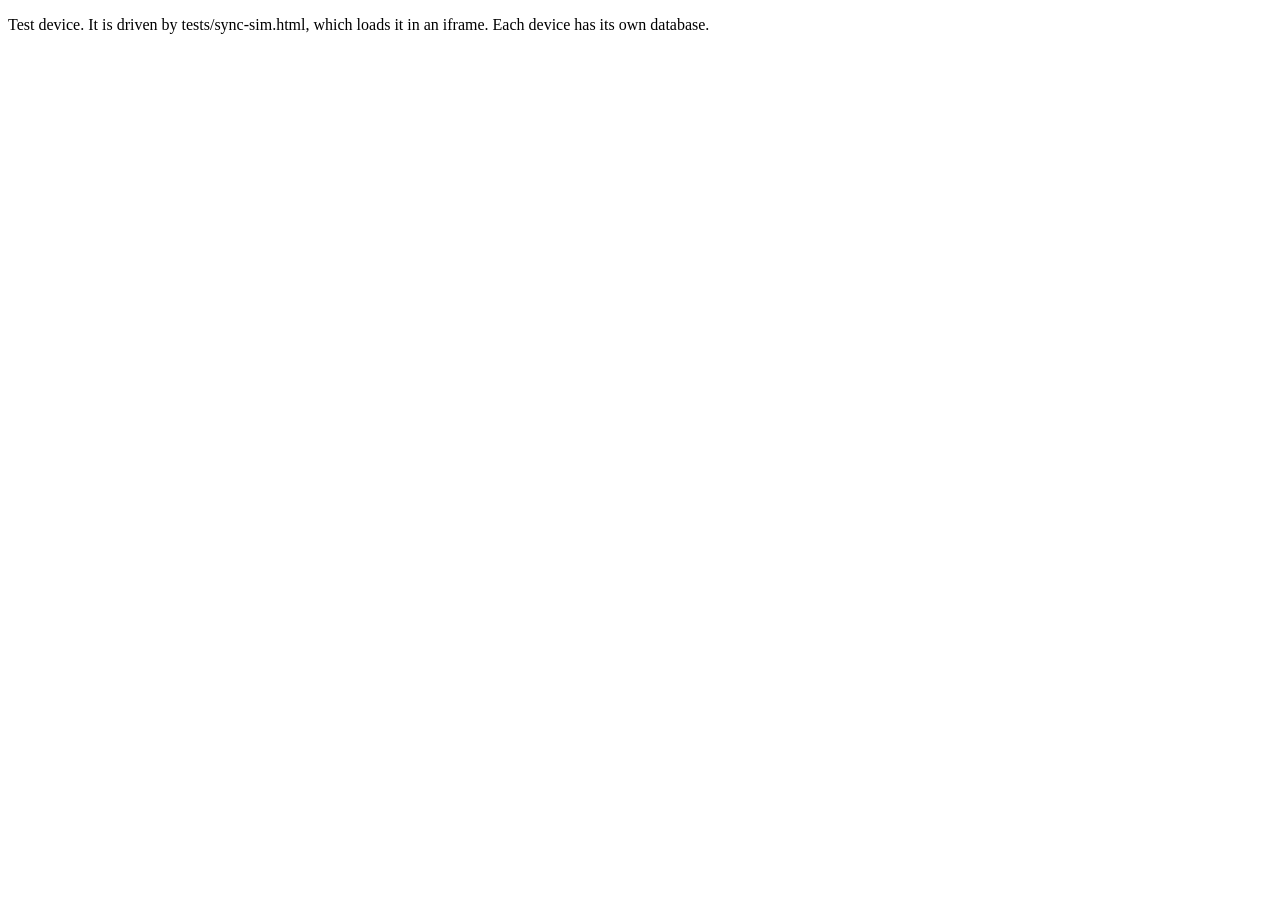
<file: tests/sync-device.html>
<!doctype html>
<html lang="en">
  <head>
    <meta charset="utf-8">
    <meta name="viewport" content="width=device-width, initial-scale=1">
    <title>Sync test device</title>
  </head>
  <body>
    <p>Test device. It is driven by tests/sync-sim.html, which loads it in an iframe. Each device has its own database.</p>
    <script type="module">
      // One simulated device: the real database layer, services and sync engine, with its own IndexedDB.
      // The server is the in-memory simServer in the parent page (same origin), so no network is involved.
      // Offline is simulated by overriding navigator.onLine, which the engine checks before every run.
      import * as db from '../js/core/db.js';
      import * as auth from '../js/core/auth.js';
      import * as sync from '../js/core/sync.js';
      import { saveSettings, getSettings } from '../js/services/settings.js';
      import { createProduct, updateProduct } from '../js/services/products.js';
      import { addBatch, adjust } from '../js/services/stock.js';
      import { createSale, voidSale } from '../js/services/sales.js';
      import { createPurchase } from '../js/services/purchases.js';
      import { addParty } from '../js/services/parties.js';
      import { expenseVoucher, receiptVoucher, seedDefaultAccounts, trialBalance } from '../js/services/ledger.js';

      const name = new URLSearchParams(location.search).get('device') || 'a';
      db.useDatabase(`shifa-sim-${name}`);

      const net = { offline: false };
      Object.defineProperty(navigator, 'onLine', { configurable: true, get: () => !net.offline });

      /** Adapter that talks to the parent page's in-memory server. Every call fails while this device is offline. */
      class SimAdapter {
        constructor(server) {
          this.name = 'sim';
          this.server = server;
        }
        wire() {
          if (net.offline) throw new Error('simulated offline: no route to the server');
        }
        async auth() {}
        async push(ops) {
          this.wire();
          return this.server.push(ops);
        }
        async pull(cursor, limit) {
          this.wire();
          return this.server.pull(cursor, limit);
        }
        async latestSnapshot() {
          this.wire();
          return this.server.latestSnapshot();
        }
        async readSnapshot(id, store, part) {
          this.wire();
          return this.server.readSnapshot(id, store, part);
        }
        async writeSnapshot(id, cursor, store, part, rows) {
          this.wire();
          return this.server.writeSnapshot(id, cursor, store, part, rows);
        }
        async completeSnapshot(id, cursor) {
          this.wire();
          return this.server.completeSnapshot(id, cursor);
        }
      }

      const rupees = (value) => Math.round(value * 100);
      const DAY = new Date().toISOString().slice(0, 10);
      const EXPIRY = '2028-12-31';

      /** The synced stores, as one canonical object. Two devices that converged give identical text. */
      async function dump() {
        const out = {};
        for (const store of [...db.storeNames()].filter((s) => !['settings', 'counters', 'outbox', 'syncState', 'users', 'dailySales', 'dailyProducts', 'dailyLedger'].includes(s)).sort()) {
          const rows = await db.getAll(store);
          out[store] = rows.sort((a, b) => String(a.id ?? a.key).localeCompare(String(b.id ?? b.key)));
        }
        return JSON.stringify(out);
      }

      async function stats() {
        const [products, batches, sales, ledger, pending, tomb] = await Promise.all([
          db.getAll('products'),
          db.getAll('batches'),
          db.getAll('sales'),
          db.getAll('ledgerEntries'),
          db.count('outbox'),
          db.getAll('tombstones'),
        ]);
        const trial = await trialBalance();
        return {
          products: products.length,
          batches: batches.length,
          sales: sales.length,
          voided: sales.filter((s) => s.status === 'void').length,
          ledgerLines: ledger.length,
          negativeBatches: batches.filter((b) => (b.onHand ?? 0) < 0).map((b) => ({ id: b.id, onHand: b.onHand })),
          trialDifference: trial.debit - trial.credit,
          outboxPending: pending,
          tombstones: tomb.length,
          status: sync.getStatus(),
        };
      }

      const api = {
        /** Clean database, real services, sync wired to the simulated server. */
        async setup(prefix) {
          await db.destroyDatabase();
          await auth.ensureDeviceId();
          await seedDefaultAccounts();
          await saveSettings({ devicePrefix: prefix });
          sync.setAdapter(new SimAdapter(parent.simServer));
          await sync.init();
          return getSettings();
        },
        setOffline(value) {
          net.offline = value;
          window.dispatchEvent(new Event(value ? 'offline' : 'online'));
        },
        product: (productName, price) =>
          createProduct({ name: productName, unitsPerPack: 10, salePricePerPack: rupees(price), costPerPack: rupees(price * 0.7), mrpPerPack: rupees(price * 1.1), form: 'tablet', class: 'otc', soldAs: 'strip' }),
        receive: (productId, batchNo, packs, cost) =>
          addBatch({ productId, batchNo, expiry: EXPIRY, packs, costPerPack: rupees(cost), mrp: rupees(cost * 1.3) }),
        customer: (customerName) => addParty({ kind: 'customer', name: customerName, phone: '0300-1234567' }),
        supplier: (supplierName) => addParty({ kind: 'supplier', name: supplierName }),
        /** A sale of whole packs: paid in cash in full, or left on the customer's account (credit). */
        async sell(productId, packs, { customer = '', credit = false } = {}) {
          const product = await db.get('products', productId);
          const total = product.salePricePerPack * packs;
          return createSale({
            customer,
            date: DAY,
            items: [{ productId, packs }],
            payments: credit ? [] : [{ method: 'cash', amount: total }],
          });
        },
        purchase: (supplierId, productId, batchNo, packs, cost) =>
          createPurchase({
            supplierId,
            date: DAY,
            paid: rupees(cost * packs),
            payFrom: '1000',
            items: [{ productId, batchNo, expiry: EXPIRY, packs, costPerPack: rupees(cost), mrp: rupees(cost * 1.3) }],
          }),
        receipt: (partyId, amount) => receiptVoucher({ amount: rupees(amount), partyId, date: DAY, note: 'test' }),
        expense: (amount, note) => expenseVoucher({ amount: rupees(amount), date: DAY, note }),
        adjust: (productId, units, reason) => adjust({ productId, units, reason, date: DAY }),
        voidSale: (saleId) => voidSale(saleId, { reason: 'test', today: DAY }),
        setSalePrice: (productId, price) => updateProduct(productId, { salePricePerPack: rupees(price) }),
        /** Runs one sync now and resolves when it has finished (the engine returns null on failure). */
        sync: () => sync.syncNow(),
        /**
         * Runs syncs until this device has pushed its queue and pulled what the server holds, or the timeout passes.
         * Always runs at least one sync, so a device with nothing to send still receives.
         */
        async settle(timeoutMs = 15000) {
          const started = Date.now();
          for (;;) {
            await sync.syncNow();
            const pending = await db.count('outbox');
            if (!pending && sync.getStatus().state === 'idle' && !net.offline) return true;
            if (Date.now() - started > timeoutMs) return false;
            await new Promise((resolve) => setTimeout(resolve, 150));
          }
        },
        dump,
        /** The same data as dump(), one entry per store, for finding where two devices differ. */
        async dumpStores() {
          const out = {};
          const text = await dump();
          for (const [store, rows] of Object.entries(JSON.parse(text))) out[store] = rows;
          return out;
        },
        stats,
        allSales: () => db.getAll('sales'),
        allProducts: () => db.getAll('products'),
        allCustomers: () => db.getAll('customers'),
        publishSnapshot: (force = true) => sync.publishSnapshot({ force }),
        status: () => sync.getStatus(),
      };

      window.api = api;
      window.deviceReady = true;
    </script>
  </body>
</html>
</file>
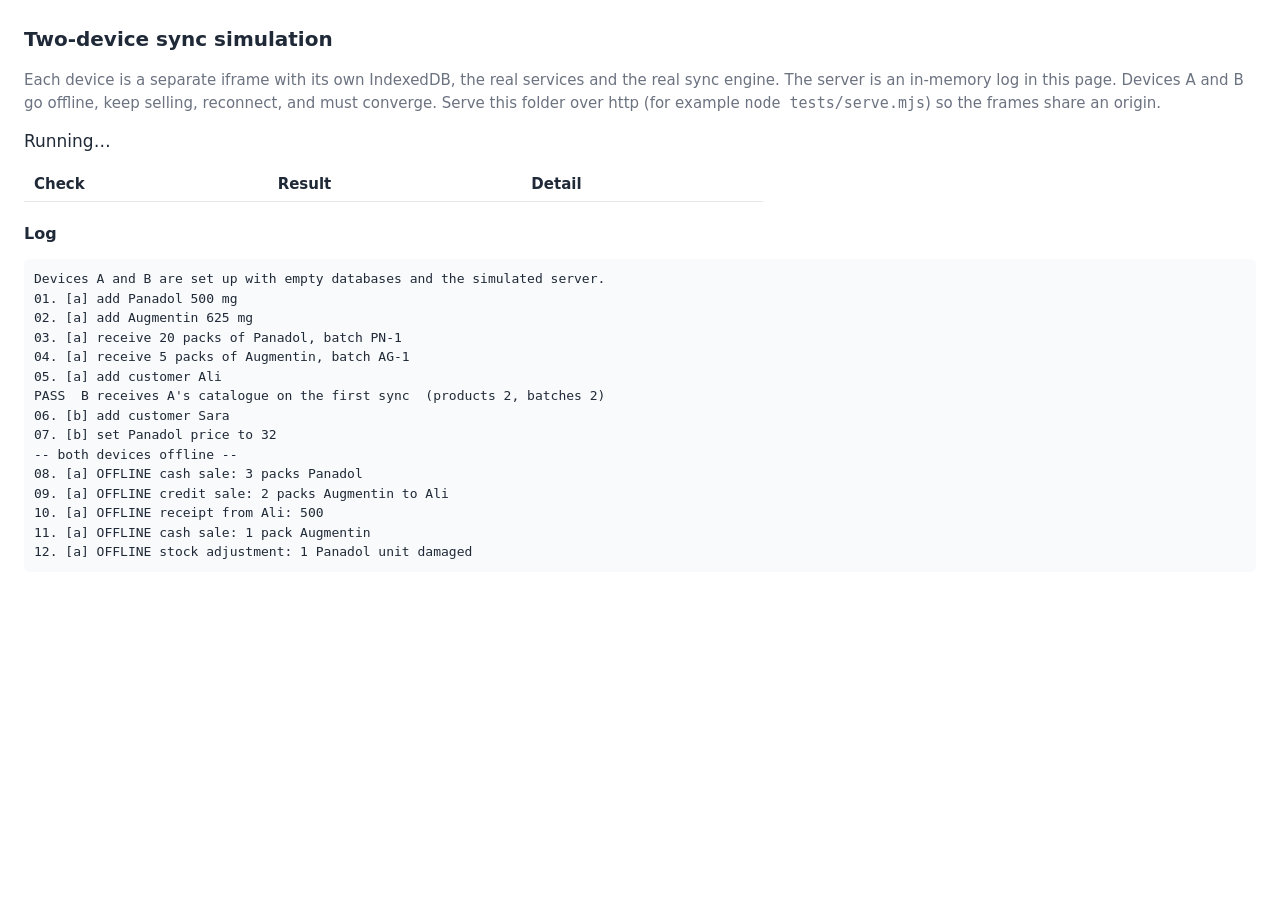
<file: tests/sync-sim.html>
<!doctype html>
<html lang="en">
  <head>
    <meta charset="utf-8">
    <meta name="viewport" content="width=device-width, initial-scale=1">
    <title>Sync simulation</title>
    <style>
      body { font: 15px/1.5 system-ui, sans-serif; margin: 24px; color: #1f2937; background: #fff; }
      h1 { font-size: 20px; margin: 0 0 8px; }
      .muted { color: #6b7280; }
      table { border-collapse: collapse; margin-top: 12px; min-width: 60%; }
      td, th { padding: 6px 10px; border-bottom: 1px solid #e5e7eb; text-align: start; vertical-align: top; }
      .ok { color: #047857; font-weight: 600; }
      .bad { color: #b91c1c; font-weight: 600; }
      #log { white-space: pre-wrap; font: 13px/1.5 ui-monospace, monospace; background: #f9fafb; padding: 10px; border-radius: 6px; max-height: 320px; overflow: auto; }
      #summary { font-size: 17px; margin: 12px 0; }
    </style>
  </head>
  <body>
    <h1>Two-device sync simulation</h1>
    <p class="muted">Each device is a separate iframe with its own IndexedDB, the real services and the real sync engine.
      The server is an in-memory log in this page. Devices A and B go offline, keep selling, reconnect, and must converge.
      Serve this folder over http (for example <code>node tests/serve.mjs</code>) so the frames share an origin.</p>
    <p id="summary">Running…</p>
    <table id="results" aria-live="polite"><thead><tr><th>Check</th><th>Result</th><th>Detail</th></tr></thead><tbody></tbody></table>
    <h2 style="font-size:16px;margin-top:20px">Log</h2>
    <div id="log"></div>

    <script type="module">
      // In-memory server with the same contract as the Supabase adapter's REST calls:
      // ops are append-only and keyed by opId (repeats are ignored), pull returns ops after a seq cursor,
      // and snapshots are chunks that count only once their '_meta' part is written.
      const clone = (value) => (value === undefined ? undefined : JSON.parse(JSON.stringify(value)));
      const server = {
        seq: 0,
        ops: [],
        known: new Set(),
        snapshots: new Map(),
        order: [],
        push(batch) {
          for (const op of batch) {
            if (this.known.has(op.opId)) continue;
            this.known.add(op.opId);
            this.seq += 1;
            this.ops.push({ seq: this.seq, opId: op.opId, stamp: op.stamp, store: op.store, op: op.op, key: op.key, record: clone(op.record) });
          }
          return batch.map((op) => op.opId);
        },
        pull(cursor, limit) {
          const rows = this.ops.filter((op) => op.seq > cursor).slice(0, limit);
          return { ops: clone(rows), cursor: rows.length ? rows[rows.length - 1].seq : cursor };
        },
        snapshot(id) {
          if (!this.snapshots.has(id)) this.snapshots.set(id, { cursor: 0, parts: new Map(), complete: false });
          return this.snapshots.get(id);
        },
        latestSnapshot() {
          const done = this.order.filter((id) => this.snapshots.get(id).complete);
          if (!done.length) return null;
          const id = done[done.length - 1];
          return { id, cursor: this.snapshots.get(id).cursor };
        },
        readSnapshot(id, store, part) {
          return clone(this.snapshot(id).parts.get(`${store}#${part}`) ?? []);
        },
        writeSnapshot(id, cursor, store, part, rows) {
          const snap = this.snapshot(id);
          snap.cursor = cursor;
          snap.parts.set(`${store}#${part}`, clone(rows));
        },
        completeSnapshot(id, cursor) {
          const snap = this.snapshot(id);
          snap.cursor = cursor;
          snap.complete = true;
          this.order.push(id);
        },
      };
      window.simServer = server;

      const logEl = document.getElementById('log');
      const log = (text) => {
        logEl.textContent += `${text}\n`;
      };
      const results = [];
      const check = (label, ok, detail = '') => {
        results.push({ label, ok: Boolean(ok), detail: String(detail) });
        log(`${ok ? 'PASS' : 'FAIL'}  ${label}${detail ? `  (${detail})` : ''}`);
      };
      const sleep = (ms) => new Promise((resolve) => setTimeout(resolve, ms));

      /** Logs which stores and rows differ between two devices. Only runs when a convergence check fails. */
      async function logDifferences(x, y) {
        const sx = await x.dumpStores();
        const sy = await y.dumpStores();
        const byId = (rows) => new Map(rows.map((r) => [String(r.id ?? r.key), JSON.stringify(r)]));
        for (const store of Object.keys(sx)) {
          const mx = byId(sx[store]);
          const my = byId(sy[store] ?? []);
          const keys = [...new Set([...mx.keys(), ...my.keys()])].filter((k) => mx.get(k) !== my.get(k));
          if (!keys.length) continue;
          log(`DIFF ${store}: ${keys.length} row(s) differ, first ${keys[0]}`);
          log(`  A: ${String(mx.get(keys[0]) ?? '(missing)').slice(0, 400)}`);
          log(`  B: ${String(my.get(keys[0]) ?? '(missing)').slice(0, 400)}`);
        }
      }
      let actions = 0;
      const act = async (dev, label, fn) => {
        actions += 1;
        const value = await fn(dev);
        log(`${String(actions).padStart(2, '0')}. [${dev.name}] ${label}`);
        return value;
      };

      /** Starts a device iframe and returns its api once the device module has loaded. */
      async function device(name) {
        const frame = document.createElement('iframe');
        frame.title = `Device ${name.toUpperCase()}`;
        frame.src = `sync-device.html?device=${name}`;
        frame.style.cssText = 'width:1px;height:1px;border:0;opacity:0;position:absolute';
        document.body.append(frame);
        for (let i = 0; i < 400 && !frame.contentWindow?.deviceReady; i += 1) await sleep(25);
        const api = frame.contentWindow.api;
        return { name, frame, ...Object.fromEntries(Object.keys(api).map((key) => [key, (...args) => api[key](...args)])) };
      }

      async function run() {
        const A = await device('a');
        const B = await device('b');
        await Promise.all([A.setup('A'), B.setup('B')]);
        log('Devices A and B are set up with empty databases and the simulated server.');

        /* Phase 1: online. A sets up the catalogue. */
        const panadol = await act(A, 'add Panadol 500 mg', () => A.product('Panadol 500 mg', 30));
        const augmentin = await act(A, 'add Augmentin 625 mg', () => A.product('Augmentin 625 mg', 280));
        await act(A, 'receive 20 packs of Panadol, batch PN-1', () => A.receive(panadol.id, 'PN-1', 20, 20));
        await act(A, 'receive 5 packs of Augmentin, batch AG-1', () => A.receive(augmentin.id, 'AG-1', 5, 200));
        const ali = await act(A, 'add customer Ali', () => A.customer('Ali'));
        await A.settle();
        await B.settle();
        const bStats = await B.stats();
        check('B receives A\'s catalogue on the first sync', bStats.products === 2 && bStats.batches === 2, `products ${bStats.products}, batches ${bStats.batches}`);

        /* Phase 1b: online on B. */
        const sara = await act(B, 'add customer Sara', () => B.customer('Sara'));
        await act(B, 'set Panadol price to 32', () => B.setSalePrice(panadol.id, 32));
        await A.settle();
        await B.settle();

        /* Phase 2: both offline. Sales, stock, ledger and price changes on both devices. */
        A.setOffline(true);
        B.setOffline(true);
        log('-- both devices offline --');
        await act(A, 'OFFLINE cash sale: 3 packs Panadol', () => A.sell(panadol.id, 3));
        await act(A, 'OFFLINE credit sale: 2 packs Augmentin to Ali', () => A.sell(augmentin.id, 2, { customer: ali.id, credit: true }));
        await act(A, 'OFFLINE receipt from Ali: 500', () => A.receipt(ali.id, 500));
        await act(A, 'OFFLINE cash sale: 1 pack Augmentin', () => A.sell(augmentin.id, 1));
        await act(A, 'OFFLINE stock adjustment: 1 Panadol unit damaged', () => A.adjust(panadol.id, -1, 'damaged'));
        await act(B, 'OFFLINE cash sale: 4 packs Panadol', () => B.sell(panadol.id, 4));
        await act(B, 'OFFLINE purchase: 6 packs Augmentin, batch AG-2', () => B.purchase(null, augmentin.id, 'AG-2', 6, 210));
        await act(B, 'OFFLINE expense: 300 tea and tissues', () => B.expense(300, 'Tea and tissues'));
        const credit = await act(B, 'OFFLINE credit sale: 2 packs Augmentin to Sara', () => B.sell(augmentin.id, 2, { customer: sara.id, credit: true }));
        await act(B, 'OFFLINE void Sara\'s sale', () => B.voidSale(credit.sale?.id ?? credit.id));
        await act(B, 'OFFLINE Augmentin price 290', () => B.setSalePrice(augmentin.id, 290));
        await act(A, 'OFFLINE Augmentin price 295 (A changed it last)', () => A.setSalePrice(augmentin.id, 295));
        await act(A, 'OFFLINE cash sale: 1 pack Panadol', () => A.sell(panadol.id, 1));

        const aOffline = await A.stats();
        const bOffline = await B.stats();
        check('offline sales are queued in the outbox', aOffline.outboxPending > 0 && bOffline.outboxPending > 0, `A ${aOffline.outboxPending}, B ${bOffline.outboxPending} waiting`);

        /* Phase 3: reconnect. A reconnects first, then B. Auto-sync runs on the 'online' event. */
        // Reconnect without calling sync: the 'online' event must start it by itself.
        A.setOffline(false);
        await sleep(4000);
        check('A sends its queue automatically on reconnect (no manual sync)', (await A.stats()).outboxPending === 0, `A outbox ${(await A.stats()).outboxPending}`);
        B.setOffline(false);
        await sleep(4000);
        check('B sends its queue automatically on reconnect (no manual sync)', (await B.stats()).outboxPending === 0, `B outbox ${(await B.stats()).outboxPending}`);
        await A.settle();
        await B.settle();
        await A.settle();

        const [da, db2] = [await A.dump(), await B.dump()];
        const sa = await A.stats();
        const sb = await B.stats();
        check('two devices converge: identical synced data', da === db2, `${da.length} characters per device`);
        if (da !== db2) await logDifferences(A, B);
        check('no negative stock on either device', sa.negativeBatches.length === 0 && sb.negativeBatches.length === 0);
        check('ledgers balance on both devices (debit = credit)', sa.trialDifference === 0 && sb.trialDifference === 0, `differences ${sa.trialDifference} / ${sb.trialDifference}`);
        check('outboxes empty after sync', sa.outboxPending === 0 && sb.outboxPending === 0);
        check('no sync issues on either device', sa.status.issues.length === 0 && sb.status.issues.length === 0);
        check('voided sale is voided on both', sa.voided === 1 && sb.voided === 1, `${sa.voided} / ${sb.voided}`);

        const batchOnHand = async (dev, batchNo) => {
          const rows = JSON.parse(await dev.dump()).batches;
          return rows.find((b) => b.batchNo === batchNo)?.onHand;
        };
        check('Panadol batch PN-1 holds 119 units on both (200 − 30 − 40 − 1 − 10)', (await batchOnHand(A, 'PN-1')) === 119 && (await batchOnHand(B, 'PN-1')) === 119, `${await batchOnHand(A, 'PN-1')} / ${await batchOnHand(B, 'PN-1')}`);
        check('Augmentin batch AG-1 holds 20 units on both (50 − 20 − 10)', (await batchOnHand(A, 'AG-1')) === 20 && (await batchOnHand(B, 'AG-1')) === 20);
        check('Augmentin batch AG-2 holds 60 units on both (purchase, nothing sold)', (await batchOnHand(A, 'AG-2')) === 60 && (await batchOnHand(B, 'AG-2')) === 60);
        const priceOf = async (dev) => JSON.parse(await dev.dump()).products.find((p) => p.name === 'Augmentin 625 mg')?.salePricePerPack;
        check('last writer wins: Augmentin price is 295 on both (A changed it last)', (await priceOf(A)) === 29500 && (await priceOf(B)) === 29500, `${await priceOf(A)} / ${await priceOf(B)}`);

        /* Phase 4: a new device starts from a snapshot, then takes the changes made after it. */
        const published = await A.publishSnapshot();
        check('A publishes a snapshot of the synced state', published === true);
        const cdev = await device('c');
        await cdev.setup('C');
        await cdev.settle();
        const dc = await cdev.dump();
        check('new device C matches A after loading the snapshot', dc === await A.dump());
        if (dc !== (await A.dump())) await logDifferences(A, cdev);
        await act(B, 'after the snapshot: 1 cash sale of Panadol', () => B.sell(panadol.id, 1));
        await B.settle();
        await cdev.settle();
        check('new device C takes the changes made after the snapshot', (await cdev.dump()) === (await B.dump()));

        /* Phase 5: oversell, the one case the merge cannot make right. Each device saw 10 units and sold them. */
        const tiny = await act(A, 'add Test tablet, one pack', () => A.product('Test tablet 10 mg', 10));
        await act(A, 'receive 1 pack of Test tablet, batch TT-1', () => A.receive(tiny.id, 'TT-1', 1, 5));
        await A.settle();
        await B.settle();
        A.setOffline(true);
        B.setOffline(true);
        await act(A, 'OFFLINE sell the last pack of Test tablet', () => A.sell(tiny.id, 1));
        await act(B, 'OFFLINE sell the same last pack of Test tablet', () => B.sell(tiny.id, 1));
        A.setOffline(false);
        B.setOffline(false);
        await A.settle();
        await B.settle();
        await A.settle();
        const oa = await A.stats();
        const ob = await B.stats();
        check('oversell is reported, not hidden: negative batch seen on both', oa.negativeBatches.length === 1 && ob.negativeBatches.length === 1, `${JSON.stringify(oa.negativeBatches)}`);
        check('oversell is listed as a sync issue on both', oa.status.issues.some((i) => i.kind === 'negative-stock') && ob.status.issues.some((i) => i.kind === 'negative-stock'));
        check('the two devices still agree on the oversell', (await A.dump()) === (await B.dump()));

        const failed = results.filter((r) => !r.ok).length;
        const summary = document.getElementById('summary');
        summary.innerHTML = `${failed === 0 ? '<span class="ok">All checks passed.</span>' : `<span class="bad">${failed} check(s) failed.</span>`} ${actions} changes made by hand across the devices, ${results.length} checks.`;
        const body = document.querySelector('#results tbody');
        for (const r of results) {
          const row = document.createElement('tr');
          row.innerHTML = `<td></td><td class="${r.ok ? 'ok' : 'bad'}">${r.ok ? 'PASS' : 'FAIL'}</td><td></td>`;
          row.children[0].textContent = r.label;
          row.children[2].textContent = r.detail;
          body.append(row);
        }
        window.simResult = { passed: results.length - failed, failed, actions, results };
        document.title = failed === 0 ? 'Sync simulation: PASS' : `Sync simulation: ${failed} FAIL`;
      }

      run().catch((err) => {
        console.error(err);
        log(`ERROR ${err?.stack ?? err}`);
        document.getElementById('summary').textContent = `The simulation stopped: ${err?.message ?? err}`;
        window.simResult = { error: String(err?.stack ?? err) };
      });
    </script>
  </body>
</html>
</file>
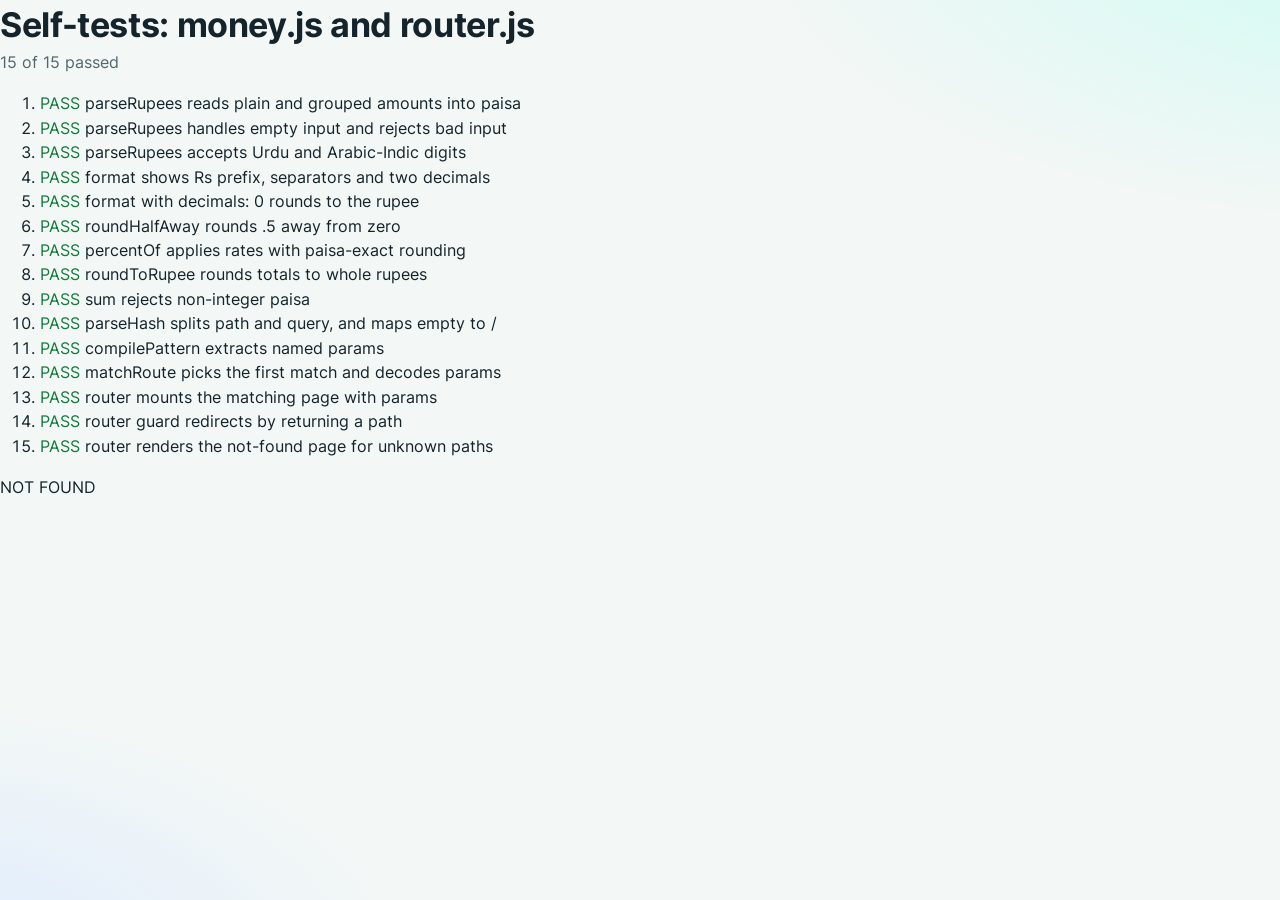
<file: tests/test.html>
<!doctype html>
<html lang="en" dir="ltr" data-theme="light">
<head>
  <meta charset="utf-8">
  <meta name="viewport" content="width=device-width, initial-scale=1">
  <title>Shifa POS self-tests</title>
  <link rel="stylesheet" href="../css/tokens.css">
  <link rel="stylesheet" href="../css/base.css">
  <link rel="stylesheet" href="../css/components.css">
  <script src="../vendor/jquery.min.js"></script>
  <style>
    .pass { color: var(--c-ok); }
    .fail { color: var(--c-danger); white-space: pre-wrap; }
    #router-host { margin-block-start: var(--space-4); }
  </style>
</head>
<body>
  <main class="view">
    <h1>Self-tests: money.js and router.js</h1>
    <p id="summary" class="muted">Running…</p>
    <ol id="results"></ol>
    <div id="router-host" aria-label="router test host"></div>
  </main>

  <script type="module">
    import * as money from '../js/core/money.js';
    import * as i18n from '../js/core/i18n.js';
    import * as events from '../js/core/events.js';
    import { createRouter, parseHash, matchRoute, compilePattern } from '../js/core/router.js';

    const tests = [];
    const test = (name, fn) => tests.push({ name, fn });

    function eq(actual, expected, label = 'value') {
      const a = JSON.stringify(actual);
      const e = JSON.stringify(expected);
      if (a !== e) throw new Error(`${label}: expected ${e}, got ${a}`);
    }

    // Tests run in English so formatted strings are predictable.
    i18n.init();

    /* ---------- money.js ---------- */

    test('parseRupees reads plain and grouped amounts into paisa', () => {
      eq(money.parseRupees('1,234.5'), 123450, 'grouped');
      eq(money.parseRupees('20'), 2000, 'whole');
      eq(money.parseRupees('Rs 0.99'), 99, 'prefix');
      eq(money.parseRupees('-12.05'), -1205, 'negative');
      eq(money.parseRupees(' 5. '), 500, 'trailing dot');
    });

    test('parseRupees handles empty input and rejects bad input', () => {
      eq(money.parseRupees(''), 0, 'empty');
      eq(money.parseRupees('abc'), null, 'letters');
      eq(money.parseRupees('1.234'), null, 'three decimals');
      eq(money.parseRupees('1..2'), null, 'two dots');
    });

    test('parseRupees accepts Urdu and Arabic-Indic digits', () => {
      eq(money.parseRupees('۱۲۵'), 12500, 'extended Arabic-Indic');
      eq(money.parseRupees('١٢٥.٥'), 12550, 'Arabic-Indic with decimal');
    });

    test('format shows Rs prefix, separators and two decimals', () => {
      eq(money.format(123450), 'Rs 1,234.50', 'basic');
      eq(money.format(100000000), 'Rs 1,000,000.00', 'millions');
      eq(money.format(0), 'Rs 0.00', 'zero');
      eq(money.format(-5), '−Rs 0.05', 'negative');
      eq(money.format(123450, { symbol: false }), '1,234.50', 'no symbol');
    });

    test('format with decimals: 0 rounds to the rupee', () => {
      eq(money.format(1250, { decimals: 0 }), 'Rs 13', 'half up');
      eq(money.format(1249, { decimals: 0 }), 'Rs 12', 'down');
    });

    test('roundHalfAway rounds .5 away from zero', () => {
      eq(money.roundHalfAway(2.5), 3, 'positive half');
      eq(money.roundHalfAway(-2.5), -3, 'negative half');
      eq(money.roundHalfAway(2.4999), 2, 'below half');
    });

    test('percentOf applies rates with paisa-exact rounding', () => {
      eq(money.percentOf(1005, 17), 171, 'rounds 170.85 up');
      eq(money.percentOf(-1005, 17), -171, 'negative');
      eq(money.percentOf(10000, 17), 1700, 'exact');
    });

    test('roundToRupee rounds totals to whole rupees', () => {
      eq(money.roundToRupee(1249), 1200, 'down');
      eq(money.roundToRupee(1250), 1300, 'half up');
    });

    test('sum rejects non-integer paisa', () => {
      eq(money.sum([100, 250, -50]), 300, 'sum');
      let threw = false;
      try {
        money.sum([10.5]);
      } catch {
        threw = true;
      }
      eq(threw, true, 'threw on float');
    });

    /* ---------- router.js (pure helpers) ---------- */

    test('parseHash splits path and query, and maps empty to /', () => {
      eq(parseHash('#/sales/abc?x=1&y=two'), { path: '/sales/abc', query: { x: '1', y: 'two' } }, 'full');
      eq(parseHash('#/sales/'), { path: '/sales', query: {} }, 'trailing slash');
      eq(parseHash(''), { path: '/', query: {} }, 'empty hash');
      eq(parseHash('#'), { path: '/', query: {} }, 'bare #');
    });

    test('compilePattern extracts named params', () => {
      const { names, re } = compilePattern('/products/:id/batches/:batch');
      eq(names, ['id', 'batch'], 'names');
      eq(re.exec('/products/7/batches/B9').slice(1), ['7', 'B9'], 'captures');
    });

    test('matchRoute picks the first match and decodes params', () => {
      const routes = [{ path: '/a' }, { path: '/item/:id' }, { path: '/' }];
      eq(matchRoute(routes, '/item/a%20b').params, { id: 'a b' }, 'decoded');
      eq(matchRoute(routes, '/a').route.path, '/a', 'first match');
      eq(matchRoute(routes, '/a/b'), null, 'no match');
      eq(matchRoute(routes, '/').route.path, '/', 'root');
    });

    /* ---------- router.js (live navigation) ---------- */

    const host = document.getElementById('router-host');
    const pageFor = (label) => ({
      title: 'nav.dashboard',
      render($root, params) {
        $root.text(`${label} ${JSON.stringify(params)}`);
      },
      destroy() {},
    });

    const router = createRouter({
      view: $(host),
      routes: [
        { path: '/a', load: async () => pageFor('A') },
        { path: '/item/:id', load: async () => pageFor('ITEM') },
        { path: '/secret', load: async () => pageFor('SECRET') },
      ],
      notFound: async () => ({
        title: 'errors.notFoundTitle',
        render($root) {
          $root.text('NOT FOUND');
        },
        destroy() {},
      }),
    });
    router.beforeEach((to) => (to.path === '/secret' ? '/a' : undefined));

    function go(hash) {
      return new Promise((resolve) => {
        const off = events.on('route:after', (payload) => {
          off();
          resolve(payload);
        });
        location.hash = hash;
      });
    }

    test('router mounts the matching page with params', async () => {
      const { to } = await go('#/item/77?tab=3');
      eq(to.path, '/item/77', 'path');
      eq(to.params, { id: '77' }, 'params');
      eq(host.textContent, 'ITEM {"id":"77"}', 'rendered');
    });

    test('router guard redirects by returning a path', async () => {
      const { to } = await go('#/secret');
      eq(to.path, '/a', 'redirected to /a');
      eq(host.textContent, 'A {}', 'rendered A');
    });

    test('router renders the not-found page for unknown paths', async () => {
      await go('#/does-not-exist');
      eq(host.textContent, 'NOT FOUND', 'not found text');
    });

    /* ---------- runner ---------- */

    const list = document.getElementById('results');
    const summary = document.getElementById('summary');

    (async () => {
      await router.start().catch(() => undefined);
      let passed = 0;
      for (const { name, fn } of tests) {
        const li = document.createElement('li');
        try {
          await fn();
          passed += 1;
          li.innerHTML = `<span class="pass">PASS</span> ${name}`;
        } catch (err) {
          li.innerHTML = `<span class="fail">FAIL</span> ${name}\n${err.message}`;
          console.error(name, err);
        }
        list.appendChild(li);
      }
      router.stop();
      location.hash = '';
      summary.textContent = `${passed} of ${tests.length} passed`;
      window.__testResults = { passed, total: tests.length };
    })();
  </script>
</body>
</html>
</file>
<file: css/tokens.css>
/* Design tokens. Light values live here. Dark values are in dark.css, and both use the same names.
   Motion tokens are described in docs/MOTION.md. */

@font-face {
  font-family: "Inter";
  font-style: normal;
  font-weight: 400;
  font-display: swap;
  src: url("../fonts/inter-latin-400-normal.woff2") format("woff2");
}

@font-face {
  font-family: "Inter";
  font-style: normal;
  font-weight: 500;
  font-display: swap;
  src: url("../fonts/inter-latin-500-normal.woff2") format("woff2");
}

@font-face {
  font-family: "Inter";
  font-style: normal;
  font-weight: 600;
  font-display: swap;
  src: url("../fonts/inter-latin-600-normal.woff2") format("woff2");
}

@font-face {
  font-family: "Inter";
  font-style: normal;
  font-weight: 700;
  font-display: swap;
  src: url("../fonts/inter-latin-700-normal.woff2") format("woff2");
}

@font-face {
  font-family: "Noto Nastaliq Urdu";
  font-style: normal;
  font-weight: 400;
  font-display: swap;
  src: url("../fonts/noto-nastaliq-urdu-400.woff2") format("woff2");
}

:root {
  color-scheme: light;

  /* Brand: emerald to teal */
  --emerald-600: #047857;
  --teal-700: #0f766e;
  --c-brand: #0f766e;
  --c-brand-strong: #0b5f59;
  --c-brand-start: #047857;
  --c-brand-end: #0f766e;
  --c-brand-soft: #d9f5ef;
  --c-brand-ink: #064e46;
  --c-on-brand: #ffffff;
  --grad-brand: linear-gradient(135deg, var(--c-brand-start) 0%, var(--c-brand-end) 100%);
  --shadow-glow-brand: 0 10px 28px -8px rgb(15 118 110 / 0.55);
  --c-accent: #b45309;

  /* Neutrals */
  --n-0: #ffffff;
  --n-50: #f7faf9;
  --n-100: #eef3f3;
  --n-200: #dfe7e8;
  --n-300: #c8d3d5;
  --n-400: #9aa9ac;
  --n-500: #6e8184;
  --n-600: #51676c;
  --n-700: #3b4f53;
  --n-800: #24373b;
  --n-900: #14242a;

  --c-bg: #f3f7f6;
  --c-surface: #ffffff;
  --c-surface-muted: var(--n-100);
  --c-border: var(--n-200);
  --c-border-strong: var(--n-300);
  /* Field and control outlines: 3:1 against the surface (WCAG 1.4.11). */
  --c-control-border: #6e8582;
  /* Practice has its own identity: violet, not the sale teal. */
  --c-practice: #6d28d9;
  --c-practice-soft: #efe9fd;
  --accent-practice: #7c3aed;
  --accent-practice-grad: linear-gradient(135deg, #7c3aed, #a78bfa);
  --c-text: var(--n-900);
  --c-text-muted: var(--n-600);
  --c-scrim: rgb(14 26 29 / 0.42);
  --c-focus-ring: rgb(15 118 110 / 0.35);

  /* Glass surfaces: blur where supported, solid otherwise (see base.css) */
  --glass-bg: rgb(255 255 255 / 0.72);
  --glass-border: rgb(255 255 255 / 0.6);
  --glass-blur: blur(18px) saturate(160%);

  /* Semantic */
  --c-ok: #137a3b;
  --c-ok-soft: #dcf5e4;
  --c-warn: #8a5a00;
  --c-warn-soft: #fff1cc;
  --c-danger: #b42318;
  --c-danger-soft: #fde8e6;
  --c-info: #0b5cad;
  --c-info-soft: #e0eefc;
  --c-focus: #0f766e;

  /* Feature accents: base colour, gradient, inner glow (soft tint used behind icons) */
  --accent-green: #16a34a;
  --accent-green-grad: linear-gradient(135deg, #4ade80, #15803d);
  --accent-green-glow: rgb(22 163 74 / 0.35);
  --accent-green-soft: #dcfce7;
  --accent-blue: #2563eb;
  --accent-blue-grad: linear-gradient(135deg, #60a5fa, #1d4ed8);
  --accent-blue-glow: rgb(37 99 235 / 0.35);
  --accent-blue-soft: #dbeafe;
  --accent-orange: #ea580c;
  --accent-orange-grad: linear-gradient(135deg, #fb923c, #c2410c);
  --accent-orange-glow: rgb(234 88 12 / 0.35);
  --accent-orange-soft: #ffedd5;
  --accent-teal: #0d9488;
  --accent-teal-grad: linear-gradient(135deg, #5eead4, #0f766e);
  --accent-teal-glow: rgb(13 148 136 / 0.35);
  --accent-teal-soft: #ccfbf1;
  --accent-purple: #7c3aed;
  --accent-purple-grad: linear-gradient(135deg, #a78bfa, #6d28d9);
  --accent-purple-glow: rgb(124 58 237 / 0.35);
  --accent-purple-soft: #ede9fe;
  --accent-cyan: #0891b2;
  --accent-cyan-grad: linear-gradient(135deg, #67e8f9, #0e7490);
  --accent-cyan-glow: rgb(8 145 178 / 0.35);
  --accent-cyan-soft: #cffafe;
  --accent-pink: #db2777;
  --accent-pink-grad: linear-gradient(135deg, #f9a8d4, #be185d);
  --accent-pink-glow: rgb(219 39 119 / 0.35);
  --accent-pink-soft: #fce7f3;
  --accent-amber: #d97706;
  --accent-amber-grad: linear-gradient(135deg, #fcd34d, #b45309);
  --accent-amber-glow: rgb(217 119 6 / 0.35);
  --accent-amber-soft: #fef3c7;

  /* Radius */
  --radius-xs: 6px;
  --radius-sm: 8px;
  --radius: 12px;
  --radius-md: 12px;
  --radius-lg: 16px;
  --radius-xl: 24px;
  --radius-pill: 999px;

  /* Shadows: layered, with a colour in the outer layer */
  --shadow-1: 0 1px 1px rgb(14 26 29 / 0.04), 0 1px 2px rgb(14 26 29 / 0.06);
  --shadow-2: 0 1px 2px rgb(14 26 29 / 0.05), 0 6px 16px -4px rgb(14 26 29 / 0.10), 0 16px 32px -12px rgb(14 26 29 / 0.14);
  --shadow-3: 0 2px 4px rgb(14 26 29 / 0.05), 0 14px 28px -8px rgb(14 26 29 / 0.16), 0 32px 64px -24px rgb(14 26 29 / 0.26);

  /* Spacing: 4px grid */
  --space-1: 4px;
  --space-2: 8px;
  --space-3: 12px;
  --space-4: 16px;
  --space-5: 20px;
  --space-6: 24px;
  --space-8: 32px;
  --space-10: 40px;
  --space-12: 48px;

  /* Fluid type scale */
  --font-latin: "Inter", system-ui, -apple-system, "Segoe UI", Roboto, "Helvetica Neue", Arial, sans-serif;
  /* Latin inside Urdu text (numbers, product codes) falls back to Inter, not to a serif. */
  --font-urdu: "Noto Nastaliq Urdu", "Jameel Noori Nastaleeq", "Urdu Typesetting", "Inter", system-ui, sans-serif;
  --font-body: var(--font-latin);
  --font-num: var(--font-latin);
  --fs-xs: clamp(0.72rem, 0.70rem + 0.1vw, 0.78rem);
  --fs-sm: clamp(0.84rem, 0.80rem + 0.15vw, 0.92rem);
  --fs-base: clamp(0.95rem, 0.92rem + 0.15vw, 1.02rem);
  --fs-lg: clamp(1.05rem, 1rem + 0.25vw, 1.2rem);
  --fs-xl: clamp(1.2rem, 1.1rem + 0.5vw, 1.5rem);
  --fs-2xl: clamp(1.5rem, 1.3rem + 1vw, 2.1rem);
  --fs-3xl: clamp(1.9rem, 1.5rem + 2vw, 2.8rem);
  --line: 1.5;
  --tracking-tight: -0.011em;

  /* Easing. Spring uses linear() where supported, with a cubic fallback (see motion below). */
  --ease-out-expo: cubic-bezier(0.16, 1, 0.3, 1);
  --ease-in-out: cubic-bezier(0.65, 0, 0.35, 1);
  --ease-spring: cubic-bezier(0.34, 1.56, 0.64, 1);
  --ease: var(--ease-out-expo);

  /* Durations */
  --d-1: 80ms;
  --d-2: 160ms;
  --d-3: 240ms;
  --d-4: 400ms;
  --d-5: 700ms;
  --dur-fast: var(--d-2);
  --dur: var(--d-3);

  /* Layout */
  --sidebar-w: 264px;
  --header-h: 60px;
  --bottom-nav-h: 72px;
  --touch: 44px;
}

@supports (transition-timing-function: linear(0, 1)) {
  :root {
    --ease-spring: linear(
      0, 0.009 2.1%, 0.035 4.3%, 0.141 9%, 0.45 17.6%, 0.821 27.6%, 1.04 35.8%,
      1.05 40.8%, 1.02 47.4%, 0.997 54.8%, 1 65.6%, 1
    );
  }
}

/* Urdu: Nastaliq needs taller lines, its own face and a larger size. */
:root:lang(ur) {
  --font-body: var(--font-urdu);
  --font-num: var(--font-latin);
  --fs-base: clamp(1.05rem, 1rem + 0.25vw, 1.2rem);
  --line: 2;
}
</file>
<file: css/base.css>
/* Base: reset, typography, focus, glass fallbacks and utilities. */

*,
*::before,
*::after {
  box-sizing: border-box;
}

html {
  -webkit-text-size-adjust: 100%;
  text-rendering: optimizeLegibility;
}

body {
  margin: 0;
  min-height: 100dvh;
  background:
    radial-gradient(1100px 520px at 110% -10%, var(--accent-teal-soft), transparent 60%),
    radial-gradient(900px 480px at -10% 110%, var(--accent-blue-soft), transparent 60%),
    var(--c-bg);
  color: var(--c-text);
  font-family: var(--font-body);
  font-size: var(--fs-base);
  line-height: var(--line);
  font-feature-settings: "cv11", "ss01";
  -webkit-font-smoothing: antialiased;
}

h1,
h2,
h3,
p {
  margin-block: 0;
}

h1 {
  font-size: var(--fs-2xl);
  font-weight: 700;
  letter-spacing: var(--tracking-tight);
}

h2 {
  font-size: var(--fs-xl);
  font-weight: 700;
  letter-spacing: var(--tracking-tight);
  margin-block-end: var(--space-3);
}

h3 {
  font-size: var(--fs-lg);
  font-weight: 600;
  margin-block-end: var(--space-2);
}

a {
  color: var(--c-brand-strong);
}

svg {
  display: block;
  max-width: 100%;
}

button,
input,
select,
textarea {
  font: inherit;
  color: inherit;
}

button {
  cursor: pointer;
}

/* Focus is a soft animated ring, never removed. */
:focus-visible {
  outline: none;
  box-shadow: 0 0 0 3px var(--c-focus-ring);
  border-radius: var(--radius-sm);
}

[hidden] {
  display: none !important;
}

.sr-only {
  position: absolute;
  width: 1px;
  height: 1px;
  margin: -1px;
  padding: 0;
  overflow: hidden;
  clip: rect(0 0 0 0);
  white-space: nowrap;
  border: 0;
}

.skip-link {
  position: absolute;
  inset-inline-start: var(--space-3);
  top: -100px;
  z-index: 100;
  padding: var(--space-2) var(--space-3);
  background: var(--c-surface);
  border-radius: var(--radius-sm);
  box-shadow: var(--shadow-2);
}

.skip-link:focus {
  top: var(--space-3);
}

.muted {
  color: var(--c-text-muted);
}

.small {
  font-size: var(--fs-sm);
}

/* Money and counters: tabular digits, always left-to-right. */
.money,
.num-tabular {
  direction: ltr;
  unicode-bidi: isolate;
  display: inline-block;
  font-variant-numeric: tabular-nums lining-nums;
  white-space: nowrap;
}

.ltr {
  direction: ltr;
  unicode-bidi: isolate;
}

/* Glass: blurred translucent surface. Solid fallback where backdrop-filter is missing. */
.glass {
  background: var(--glass-bg);
  -webkit-backdrop-filter: var(--glass-blur);
  backdrop-filter: var(--glass-blur);
  border: 1px solid var(--glass-border);
}

@supports not ((-webkit-backdrop-filter: blur(1px)) or (backdrop-filter: blur(1px))) {
  .glass {
    background: var(--c-surface);
  }
}
</file>
<file: css/layout.css>
/* Layout. Mobile first, designed at 380px. Sidebar layout from 1024px.
   Motion here is transform and opacity only. */

/* The shell paints at once. Only the page inside #view animates in, so first paint is never delayed. */
.app {
  display: flex;
  flex-direction: column;
  min-height: 100dvh;
}

/* Sidebar: off-canvas drawer on phones and tablets. */
.sidebar {
  position: fixed;
  inset-block: 0;
  inset-inline-start: 0;
  z-index: 40;
  width: min(84vw, var(--sidebar-w));
  display: flex;
  flex-direction: column;
  gap: var(--space-4);
  padding: var(--space-4);
  overflow-y: auto;
  background: var(--glass-bg);
  -webkit-backdrop-filter: var(--glass-blur);
  backdrop-filter: var(--glass-blur);
  border-inline-end: 1px solid var(--glass-border);
  box-shadow: var(--shadow-3);
  transform: translateX(var(--drawer-off, -102%));
  transition: transform var(--d-4) var(--ease-out-expo);
}

[dir="rtl"] {
  --drawer-off: 102%;
}

.sidebar.is-open {
  transform: none;
}

.scrim {
  position: fixed;
  inset: 0;
  z-index: 35;
  background: var(--c-scrim);
  -webkit-backdrop-filter: blur(6px);
  backdrop-filter: blur(6px);
  animation: scrim-in var(--d-3) var(--ease-out-expo);
}

.brand {
  display: flex;
  align-items: center;
  gap: var(--space-3);
  padding-block: var(--space-2);
}

.brand-mark {
  position: relative;
  display: grid;
  place-items: center;
  flex: 0 0 auto;
  width: 42px;
  height: 42px;
  border-radius: var(--radius);
  background: var(--grad-brand);
  box-shadow: var(--shadow-glow-brand);
  color: var(--c-on-brand);
  font-size: var(--fs-xl);
  font-weight: 700;
}

.brand-name {
  display: block;
  font-weight: 700;
  letter-spacing: var(--tracking-tight);
}

.brand-sub {
  font-size: var(--fs-xs);
  color: var(--c-text-muted);
}

/* Sliding indicator: JS sets --ind-y and --ind-h on .nav-list. */
.nav-list {
  position: relative;
  display: grid;
  gap: 2px;
  margin: 0;
  padding: 0;
  list-style: none;
  --ind-y: 0px;
  --ind-h: 0px;
}

.nav-indicator {
  position: absolute;
  inset-inline: 0;
  top: 0;
  height: var(--ind-h);
  border-radius: var(--radius);
  background: var(--c-brand-soft);
  transform: translateY(var(--ind-y));
  transition: transform var(--d-4) var(--ease-spring), opacity var(--d-2);
  opacity: 0;
  pointer-events: none;
}

.nav-indicator.is-ready {
  opacity: 1;
}

.nav-link {
  position: relative;
  z-index: 1;
  display: flex;
  align-items: center;
  gap: var(--space-3);
  min-height: var(--touch);
  padding-inline: var(--space-3);
  border-radius: var(--radius);
  color: var(--c-text);
  text-decoration: none;
  transition: color var(--d-2), background var(--d-2);
}

.nav-link:hover {
  background: var(--c-surface-muted);
}

.nav-link[aria-current="page"] {
  color: var(--c-brand-strong);
  font-weight: 600;
}

.nav-link[aria-current="page"]:hover {
  background: transparent;
}

.nav-link .icon {
  transition: transform var(--d-4) var(--ease-spring);
}

.nav-link[aria-current="page"] .icon {
  transform: scale(1.08);
}

.nav-group-title {
  margin: var(--space-3) 0 0;
  padding: 0 var(--space-3);
  font-size: var(--fs-xs);
  font-weight: 600;
  letter-spacing: 0.06em;
  text-transform: uppercase;
  color: var(--c-text-muted);
}

.main-wrap {
  flex: 1;
  display: flex;
  flex-direction: column;
  min-width: 0;
}

.app-header {
  position: sticky;
  top: 0;
  z-index: 20;
  display: flex;
  align-items: center;
  gap: var(--space-2);
  min-height: var(--header-h);
  padding-inline: var(--space-3);
  background: var(--glass-bg);
  -webkit-backdrop-filter: var(--glass-blur);
  backdrop-filter: var(--glass-blur);
  border-block-end: 1px solid var(--glass-border);
}

.page-title {
  flex: 1;
  min-width: 0;
  margin: 0;
  font-size: var(--fs-lg);
  white-space: nowrap;
  overflow: hidden;
  text-overflow: ellipsis;
}

.header-actions {
  display: flex;
  align-items: center;
  gap: var(--space-2);
}

.view {
  flex: 1;
  min-width: 0;
  width: 100%;
  max-width: 1200px;
  margin-inline: auto;
  padding: var(--space-4);
  padding-block-end: calc(var(--bottom-nav-h) + var(--space-8));
  outline: none;
}

.is-auth .view {
  padding-block-end: var(--space-4);
}

/* Bottom bar: glass, with a raised centre Sell button. */
.bottom-nav {
  position: fixed;
  inset-inline: var(--space-3);
  bottom: calc(var(--space-3) + env(safe-area-inset-bottom));
  z-index: 30;
  border-radius: var(--radius-xl);
  background: var(--glass-bg);
  -webkit-backdrop-filter: var(--glass-blur);
  backdrop-filter: var(--glass-blur);
  border: 1px solid var(--glass-border);
  box-shadow: var(--shadow-3);
}

.bottom-nav ul {
  display: grid;
  grid-auto-flow: column;
  grid-auto-columns: 1fr;
  align-items: end;
  margin: 0;
  padding: 0;
  list-style: none;
}

.bottom-link,
.bottom-menu {
  position: relative;
  display: flex;
  flex-direction: column;
  align-items: center;
  justify-content: center;
  gap: 2px;
  width: 100%;
  min-height: 60px;
  padding: var(--space-1);
  border: 0;
  background: none;
  color: var(--c-text-muted);
  font-size: var(--fs-xs);
  text-decoration: none;
}

.bottom-link .icon,
.bottom-menu .icon {
  width: 22px;
  height: 22px;
  transition: transform var(--d-4) var(--ease-spring);
}

.bottom-link[aria-current="page"] {
  color: var(--c-brand-strong);
  font-weight: 600;
}

.bottom-link[aria-current="page"] .icon {
  transform: translateY(-2px) scale(1.12);
}

.bottom-link--center {
  justify-content: flex-end;
  min-height: 76px;
  color: var(--c-text-muted);
}

.bottom-link--center .sell-orb {
  display: grid;
  place-items: center;
  width: 58px;
  height: 58px;
  margin-top: -24px;
  border-radius: 50%;
  background: var(--grad-brand);
  box-shadow: var(--shadow-glow-brand);
  color: var(--c-on-brand);
}

/* Breathing glow: a ring that scales and fades behind the orb (transform and opacity only). */
.bottom-link--center .sell-orb::after {
  content: "";
  position: absolute;
  inset: 0;
  border-radius: 50%;
  border: 2px solid rgb(20 184 166 / 0.6);
  animation: ring-pulse 2.8s var(--ease-out-expo) infinite;
  pointer-events: none;
}

.bottom-link--center .sell-orb {
  position: relative;
}

.bottom-link--center[aria-current="page"] .sell-orb {
  transform: scale(1.06);
}

.bottom-link--center span:last-child {
  font-size: var(--fs-xs);
  font-weight: 600;
}

.is-auth .chrome {
  display: none;
}

@media (min-width: 1024px) {
  .app {
    flex-direction: row;
  }

  .sidebar {
    position: sticky;
    top: 0;
    flex: 0 0 var(--sidebar-w);
    width: var(--sidebar-w);
    height: 100dvh;
    transform: none;
    margin: var(--space-3);
    border-radius: var(--radius-xl);
    border: 1px solid var(--glass-border);
  }

  .scrim,
  .app-header .menu-btn,
  .bottom-nav {
    display: none;
  }

  .app-header {
    padding-inline: var(--space-6);
  }

  .view {
    padding: var(--space-6);
    padding-block-end: var(--space-10);
  }
}
</file>
<file: css/components.css>
/* Components: buttons, inputs, selection controls, cards, tiles, tables, feedback, overlays.
   Behaviour (ripple, tilt, magnetic, sheets, palette) is wired in js/core/anim.js and js/core/ui.js. */

/* ---------- Buttons ---------- */

.btn {
  position: relative;
  display: inline-flex;
  align-items: center;
  justify-content: center;
  gap: var(--space-2);
  min-height: var(--touch);
  padding: 0 var(--space-5);
  border: 1px solid transparent;
  border-radius: var(--radius);
  background: var(--c-surface-muted);
  color: var(--c-text);
  font-weight: 600;
  letter-spacing: -0.005em;
  text-decoration: none;
  white-space: nowrap;
  overflow: hidden;
  isolation: isolate;
  transition: background var(--d-2), box-shadow var(--d-3), transform var(--d-2) var(--ease-out-expo), filter var(--d-2);
  -webkit-tap-highlight-color: transparent;
}

.btn:hover {
  filter: brightness(1.03);
}

.btn:active:not(:disabled) {
  transform: scale(0.97);
}

.btn:disabled {
  opacity: 0.55;
  cursor: not-allowed;
}

.btn-primary {
  background: var(--grad-brand);
  color: var(--c-on-brand);
  box-shadow: var(--shadow-glow-brand);
}

.btn-primary:hover {
  box-shadow: 0 14px 34px -8px rgb(15 118 110 / 0.6);
}

/* Soft: tinted, no border. Works for secondary actions. */
.btn-soft {
  background: var(--c-brand-soft);
  color: var(--c-brand-strong);
}

.btn-ghost {
  background: transparent;
  border-color: var(--c-border-strong);
}

.btn-danger {
  background: var(--c-danger);
  color: #ffffff;
  box-shadow: 0 10px 24px -10px rgb(180 35 24 / 0.6);
}

.btn-sm {
  min-height: 36px;
  padding: 0 var(--space-3);
  font-size: var(--fs-sm);
}

.btn-block {
  width: 100%;
}

.icon-btn {
  width: var(--touch);
  padding: 0;
}

/* Ripple: a span added by anim.js at the pointer position. */
.ripple {
  position: absolute;
  left: 0;
  top: 0;
  width: 10px;
  height: 10px;
  border-radius: 50%;
  background: currentColor;
  opacity: 0.28;
  pointer-events: none;
  transform: translate(-50%, -50%) scale(0);
  animation: ripple-out var(--d-5) var(--ease-out-expo) forwards;
  z-index: -1;
}

/* Loading: the label fades out and a spinner takes its place. */
.btn.is-loading {
  color: transparent;
  pointer-events: none;
}

.btn.is-loading::after {
  content: "";
  position: absolute;
  inset: 0;
  margin: auto;
  width: 20px;
  height: 20px;
  border-radius: 50%;
  border: 2.5px solid currentColor;
  border-color: currentColor transparent currentColor transparent;
  color: var(--c-on-brand);
  animation: spin 0.8s linear infinite;
}

/* Success: a check replaces the spinner. */
.btn.is-success {
  background: var(--c-ok);
  color: #ffffff;
  box-shadow: 0 10px 24px -10px rgb(19 122 59 / 0.7);
}

.btn.is-success::after {
  content: "";
  position: absolute;
  inset: 0;
  margin: auto;
  width: 9px;
  height: 16px;
  border: solid #ffffff;
  border-width: 0 3px 3px 0;
  transform: rotate(45deg) translate(-2px, -2px);
  animation: check-pop var(--d-4) var(--ease-spring) both;
}

.btn [data-label-hide] {
  transition: opacity var(--d-2);
}

.btn.is-loading [data-label-hide],
.btn.is-success [data-label-hide] {
  opacity: 0;
}

/* Magnetic: JS moves the element with --mx and --my. */
[data-magnetic] {
  translate: var(--mx, 0) var(--my, 0);
  transition: translate var(--d-3) var(--ease-out-expo), background var(--d-2), box-shadow var(--d-3);
}

/* ---------- Inputs ---------- */

.card,
.field,
input,
select,
textarea {
  --field-ring: var(--c-focus-ring);
}

.field {
  display: grid;
  gap: var(--space-1);
  margin-block-end: var(--space-4);
}

.field > label,
.float-field > label {
  font-size: var(--fs-sm);
  font-weight: 600;
}

.field .hint {
  font-size: var(--fs-xs);
  color: var(--c-text-muted);
}

input,
select,
textarea {
  width: 100%;
  min-height: var(--touch);
  padding: var(--space-2) var(--space-3);
  background: var(--c-surface);
  border: 1px solid var(--c-control-border);
  border-radius: var(--radius);
  transition: border-color var(--d-2), box-shadow var(--d-3), background var(--d-2);
}

input::placeholder,
textarea::placeholder {
  color: var(--n-400);
}

input:focus,
select:focus,
textarea:focus {
  outline: none;
  border-color: var(--c-brand);
  box-shadow: 0 0 0 4px var(--field-ring);
}

input[aria-invalid="true"],
.field.is-invalid input {
  border-color: var(--c-danger);
  box-shadow: 0 0 0 4px rgb(180 35 24 / 0.14);
}

/* Native select with a drawn chevron. */
select {
  appearance: none;
  padding-inline-end: var(--space-8);
  background-image: url("data:image/svg+xml,%3Csvg xmlns='http://www.w3.org/2000/svg' width='12' height='8' viewBox='0 0 12 8' fill='none' stroke='%2351676c' stroke-width='1.8' stroke-linecap='round' stroke-linejoin='round'%3E%3Cpath d='M1 1.5 6 6.5 11 1.5'/%3E%3C/svg%3E");
  background-repeat: no-repeat;
  background-position: right 14px center;
}

[dir="rtl"] select {
  background-position: left 14px center;
}

/* Floating label: the label rides up when the input is focused or filled. */
.float-field {
  position: relative;
  display: grid;
  margin-block-end: var(--space-4);
}

.float-field input {
  padding-block-start: 20px;
  padding-block-end: 6px;
}

.float-field > label {
  position: absolute;
  inset-inline-start: var(--space-3);
  top: 50%;
  translate: 0 -50%;
  color: var(--c-text-muted);
  font-weight: 500;
  pointer-events: none;
  transform-origin: left center;
  transition: transform var(--d-3) var(--ease-out-expo), color var(--d-2), font-size var(--d-3);
}

.float-field input:focus + label,
.float-field input:not(:placeholder-shown) + label {
  transform: translate(0, -14px) scale(0.82);
}

[dir="rtl"] .float-field > label {
  transform-origin: right center;
}

.float-field input:focus + label {
  color: var(--c-brand-strong);
}

.float-field .tick {
  position: absolute;
  inset-inline-end: var(--space-3);
  top: 50%;
  translate: 0 -50%;
  width: 18px;
  height: 18px;
  opacity: 0;
}

.float-field .tick path {
  stroke: var(--c-ok);
  stroke-width: 2.4;
  fill: none;
  stroke-linecap: round;
  stroke-linejoin: round;
  stroke-dasharray: 20;
  stroke-dashoffset: 20;
  transition: stroke-dashoffset var(--d-4) var(--ease-out-expo);
}

.float-field.is-valid .tick {
  opacity: 1;
}

.float-field.is-valid .tick path {
  stroke-dashoffset: 0;
}

/* Shake: an invalid field or form error moves side to side. */
.shake {
  animation: shake var(--d-4) var(--ease-out-expo);
}

.form-error {
  margin-block-end: var(--space-3);
  padding: var(--space-3) var(--space-4);
  border-radius: var(--radius);
  background: var(--c-danger-soft);
  color: var(--c-danger);
  font-size: var(--fs-sm);
}

/* Switch: the thumb stretches while pressed. */
.switch {
  position: relative;
  display: inline-flex;
  align-items: center;
  gap: var(--space-3);
  min-height: var(--touch);
  cursor: pointer;
}

.switch input {
  position: absolute;
  opacity: 0;
  width: 1px;
  height: 1px;
}

.switch-track {
  position: relative;
  width: 48px;
  height: 28px;
  border-radius: var(--radius-pill);
  background: var(--n-300);
  transition: background var(--d-3) var(--ease-out-expo);
}

.switch-thumb {
  position: absolute;
  top: 3px;
  inset-inline-start: 3px;
  width: 22px;
  height: 22px;
  border-radius: var(--radius-pill);
  background: #ffffff;
  box-shadow: var(--shadow-2);
  transition: transform var(--d-3) var(--ease-spring);
}

.switch:active .switch-thumb {
  width: 28px;
}

.switch input:checked + .switch-track {
  background: var(--c-brand);
}

.switch input:checked + .switch-track .switch-thumb {
  transform: translateX(20px);
}

[dir="rtl"] .switch input:checked + .switch-track .switch-thumb {
  transform: translateX(-20px);
}

.switch:active input:checked + .switch-track .switch-thumb {
  transform: translateX(14px);
}

.switch input:focus-visible + .switch-track {
  box-shadow: 0 0 0 4px var(--c-focus-ring);
}

/* Checkbox: the tick draws itself on check. */
.check {
  position: relative;
  display: inline-flex;
  align-items: center;
  gap: var(--space-3);
  min-height: var(--touch);
  cursor: pointer;
}

.check input {
  position: absolute;
  opacity: 0;
  width: 1px;
  height: 1px;
}

.check-box {
  position: relative;
  display: grid;
  place-items: center;
  width: 22px;
  height: 22px;
  border-radius: 7px;
  border: 1.5px solid var(--n-400);
  background: var(--c-surface);
  transition: background var(--d-2), border-color var(--d-2), transform var(--d-2) var(--ease-spring);
}

.check-box svg path {
  stroke: #ffffff;
  stroke-width: 2.6;
  fill: none;
  stroke-linecap: round;
  stroke-linejoin: round;
  stroke-dasharray: 18;
  stroke-dashoffset: 18;
  transition: stroke-dashoffset var(--d-3) var(--ease-out-expo) var(--d-1);
}

.check input:checked + .check-box {
  background: var(--c-brand);
  border-color: var(--c-brand);
}

.check input:checked + .check-box svg path {
  stroke-dashoffset: 0;
}

.check:active .check-box {
  transform: scale(0.9);
}

.check input:focus-visible + .check-box {
  box-shadow: 0 0 0 4px var(--c-focus-ring);
}

/* Chips: toggle buttons. */
.chip {
  position: relative;
  overflow: hidden;
  display: inline-flex;
  align-items: center;
  gap: var(--space-2);
  min-height: 36px;
  padding: 0 var(--space-4);
  border-radius: var(--radius-pill);
  border: 1px solid var(--c-control-border);
  background: var(--c-surface);
  color: var(--c-text);
  font-size: var(--fs-sm);
  font-weight: 600;
  transition: background var(--d-2), color var(--d-2), border-color var(--d-2), transform var(--d-2) var(--ease-out-expo);
}

.chip:active {
  transform: scale(0.95);
}

.chip[aria-pressed="true"] {
  background: var(--c-brand-soft);
  border-color: transparent;
  color: var(--c-brand-strong);
}

/* Segmented control: one pill slides under the active option. JS sets --ind-x and --ind-w. */
.seg {
  position: relative;
  display: inline-grid;
  grid-auto-flow: column;
  grid-auto-columns: 1fr;
  padding: 4px;
  gap: 2px;
  border-radius: var(--radius-pill);
  background: var(--c-surface-muted);
  --ind-x: 0px;
  --ind-w: 0px;
}

.seg-indicator {
  position: absolute;
  top: 4px;
  bottom: 4px;
  inset-inline-start: 0;
  width: var(--ind-w);
  border-radius: var(--radius-pill);
  background: var(--c-surface);
  box-shadow: var(--shadow-2);
  transform: translateX(var(--ind-x));
  transition: transform var(--d-3) var(--ease-spring);
}

.seg-option {
  position: relative;
  z-index: 1;
  min-height: 36px;
  padding: 0 var(--space-4);
  border: 0;
  border-radius: var(--radius-pill);
  background: transparent;
  color: var(--c-text-muted);
  font-size: var(--fs-sm);
  font-weight: 600;
  transition: color var(--d-2);
}

.seg-option[aria-checked="true"],
.seg-option[aria-selected="true"] {
  color: var(--c-text);
}

/* ---------- Cards and tiles ---------- */

.card {
  position: relative;
  background: var(--c-surface);
  border: 1px solid var(--c-border);
  border-radius: var(--radius-lg);
  padding: var(--space-5);
  box-shadow: var(--shadow-1);
}

.card--interactive {
  transition: transform var(--d-3) var(--ease-out-expo), box-shadow var(--d-3);
}

.card--interactive:hover {
  transform: translateY(-2px);
  box-shadow: var(--shadow-2);
}

.card--glass {
  background: var(--glass-bg);
  -webkit-backdrop-filter: var(--glass-blur);
  backdrop-filter: var(--glass-blur);
  border-color: var(--glass-border);
}

.section {
  margin-block-end: var(--space-4);
}

/* Stat tile: a big tabular number that counts up (data-count). */
.stat {
  display: grid;
  gap: var(--space-2);
  padding: var(--space-4);
}

.stat-label {
  font-size: var(--fs-sm);
  color: var(--c-text-muted);
  font-weight: 500;
}

.stat-value {
  font-size: var(--fs-2xl);
  font-weight: 700;
  letter-spacing: -0.02em;
  font-variant-numeric: tabular-nums;
}

.stat-delta {
  justify-self: start;
}

/* Feature tile: accent colour, tilt on hover (--rx, --ry), shine sweep, press scale. */
.tile {
  --accent: var(--accent-teal);
  --accent-grad: var(--accent-teal-grad);
  --accent-glow: var(--accent-teal-glow);
  --accent-soft: var(--accent-teal-soft);
  position: relative;
  display: grid;
  gap: var(--space-3);
  min-height: 132px;
  padding: var(--space-4);
  border-radius: var(--radius-xl);
  border: 1px solid var(--c-border);
  background: var(--c-surface);
  box-shadow: var(--shadow-2);
  overflow: hidden;
  transform: perspective(900px) rotateX(var(--rx, 0deg)) rotateY(var(--ry, 0deg));
  transition: transform var(--d-3) var(--ease-out-expo), box-shadow var(--d-3);
  text-decoration: none;
  color: var(--c-text);
}

.tile[data-accent="green"] { --accent: var(--accent-green); --accent-grad: var(--accent-green-grad); --accent-glow: var(--accent-green-glow); --accent-soft: var(--accent-green-soft); }
.tile[data-accent="blue"] { --accent: var(--accent-blue); --accent-grad: var(--accent-blue-grad); --accent-glow: var(--accent-blue-glow); --accent-soft: var(--accent-blue-soft); }
.tile[data-accent="orange"] { --accent: var(--accent-orange); --accent-grad: var(--accent-orange-grad); --accent-glow: var(--accent-orange-glow); --accent-soft: var(--accent-orange-soft); }
.tile[data-accent="teal"] { --accent: var(--accent-teal); --accent-grad: var(--accent-teal-grad); --accent-glow: var(--accent-teal-glow); --accent-soft: var(--accent-teal-soft); }
.tile[data-accent="purple"] { --accent: var(--accent-purple); --accent-grad: var(--accent-purple-grad); --accent-glow: var(--accent-purple-glow); --accent-soft: var(--accent-purple-soft); }
.tile[data-accent="cyan"] { --accent: var(--accent-cyan); --accent-grad: var(--accent-cyan-grad); --accent-glow: var(--accent-cyan-glow); --accent-soft: var(--accent-cyan-soft); }
.tile[data-accent="practice"] { --accent: var(--accent-practice); --accent-grad: var(--accent-practice-grad); --accent-glow: rgb(124 58 237 / 0.35); --accent-soft: var(--c-practice-soft); }
.tile[data-accent="pink"] { --accent: var(--accent-pink); --accent-grad: var(--accent-pink-grad); --accent-glow: var(--accent-pink-glow); --accent-soft: var(--accent-pink-soft); }
.tile[data-accent="amber"] { --accent: var(--accent-amber); --accent-grad: var(--accent-amber-grad); --accent-glow: var(--accent-amber-glow); --accent-soft: var(--accent-amber-soft); }

.tile::before {
  content: "";
  position: absolute;
  inset: -40% auto -40% -60%;
  width: 40%;
  background: linear-gradient(100deg, transparent, rgb(255 255 255 / 0.45), transparent);
  transform: translateX(-120%) skewX(-18deg);
  pointer-events: none;
}

.tile:hover {
  box-shadow: 0 18px 40px -14px var(--accent-glow);
}

.tile:hover::before {
  animation: shine 900ms var(--ease-out-expo);
}

.tile:active {
  transform: perspective(900px) scale(0.97);
}

.tile-icon {
  display: grid;
  place-items: center;
  width: 52px;
  height: 52px;
  border-radius: var(--radius-lg);
  background: var(--accent-grad);
  box-shadow: inset 0 1px 0 rgb(255 255 255 / 0.4), 0 10px 22px -8px var(--accent-glow);
  color: #ffffff;
}

.tile:hover .tile-icon {
  animation: icon-bounce 600ms var(--ease-spring);
}

.tile-title {
  font-weight: 700;
  font-size: var(--fs-base);
}

.tile-sub {
  font-size: var(--fs-sm);
  color: var(--c-text-muted);
}

/* ---------- Tables (collapse into cards on phones) ---------- */

.table-wrap {
  overflow-x: auto;
  background: var(--c-surface);
  border: 1px solid var(--c-border);
  border-radius: var(--radius-lg);
}

.table {
  width: 100%;
  border-collapse: separate;
  border-spacing: 0;
}

.table th,
.table td {
  padding: var(--space-3) var(--space-4);
  border-block-end: 1px solid var(--c-border);
  text-align: start;
  white-space: nowrap;
}

.table th {
  background: var(--c-surface-muted);
  color: var(--c-text-muted);
  font-size: var(--fs-sm);
  font-weight: 600;
}

.table tbody tr {
  transition: background var(--d-2);
}

.table tbody tr:hover {
  background: var(--c-surface-muted);
}

.table td.num,
.table th.num {
  text-align: end;
  font-variant-numeric: tabular-nums;
}

@media (max-width: 639px) {
  .table-cards thead {
    display: none;
  }

  .table-cards,
  .table-cards tbody,
  .table-cards tr {
    display: block;
    width: 100%;
  }

  .table-cards tr {
    margin: var(--space-3);
    padding: var(--space-2) 0;
    border: 1px solid var(--c-border);
    border-radius: var(--radius-lg);
    background: var(--c-surface);
  }

  .table-cards td {
    display: flex;
    align-items: center;
    justify-content: space-between;
    gap: var(--space-3);
    padding: var(--space-2) var(--space-4);
    border: 0;
    white-space: normal;
    text-align: end;
  }

  .table-cards td::before {
    content: attr(data-label);
    color: var(--c-text-muted);
    font-size: var(--fs-sm);
    text-align: start;
  }
}

/* ---------- Tabs ---------- */

.tabs {
  position: relative;
  display: flex;
  gap: var(--space-5);
  border-block-end: 1px solid var(--c-border);
  overflow-x: auto;
  overflow-y: hidden;
  --ind-x: 0px;
  --ind-w: 0px;
}

.tab {
  padding: var(--space-3) 0;
  border: 0;
  background: none;
  color: var(--c-text-muted);
  font-weight: 600;
  white-space: nowrap;
  transition: color var(--d-2);
}

.tab[aria-selected="true"] {
  color: var(--c-brand-strong);
}

.tab-indicator {
  position: absolute;
  bottom: 0;
  inset-inline-start: 0;
  height: 3px;
  width: var(--ind-w);
  border-radius: 3px;
  background: var(--grad-brand);
  transform: translateX(var(--ind-x));
  transition: transform var(--d-4) var(--ease-spring);
}

/* ---------- Badges, pills, banners ---------- */

.badge {
  display: inline-flex;
  align-items: center;
  gap: 6px;
  padding: 2px 10px;
  border-radius: var(--radius-pill);
  background: var(--c-info-soft);
  color: var(--c-info);
  font-size: var(--fs-xs);
  font-weight: 600;
  white-space: nowrap;
}

.badge::before {
  content: "";
  width: 6px;
  height: 6px;
  border-radius: 50%;
  background: currentColor;
}

.badge--ok { background: var(--c-ok-soft); color: var(--c-ok); }
.badge--warn { background: var(--c-warn-soft); color: var(--c-warn); }
.badge--danger { background: var(--c-danger-soft); color: var(--c-danger); }
.badge--accent { background: var(--accent-purple-soft); color: var(--accent-purple); }

/* Status pill: connectivity and sync. Pulses while syncing, flashes green when synced. */
.status-pill {
  display: inline-flex;
  align-items: center;
  gap: 6px;
  padding: 4px 12px;
  border-radius: var(--radius-pill);
  background: var(--c-ok-soft);
  color: var(--c-ok);
  font-size: var(--fs-xs);
  font-weight: 600;
  white-space: nowrap;
  transition: background var(--d-3), color var(--d-3);
}

.status-pill::before {
  content: "";
  width: 8px;
  height: 8px;
  border-radius: 50%;
  background: currentColor;
}

.status-pill.is-offline {
  background: var(--c-warn-soft);
  color: var(--c-warn);
}

.status-pill.is-syncing::before {
  animation: pulse-dot 1.1s ease-in-out infinite;
}

.status-pill.is-synced {
  animation: flash-ok 900ms var(--ease-out-expo);
}

.banner {
  padding: var(--space-2) var(--space-4);
  font-size: var(--fs-sm);
}

.banner-warn {
  background: var(--c-warn-soft);
  color: var(--c-warn);
  border-block-end: 1px solid var(--c-border);
}

/* ---------- Empty states and skeletons ---------- */

.empty-state {
  display: grid;
  justify-items: center;
  gap: var(--space-3);
  padding: var(--space-10) var(--space-4);
  text-align: center;
}

/* Dashed morphing blob with an icon in its centre. */
.empty-blob {
  position: relative;
  display: grid;
  place-items: center;
  width: 128px;
  height: 128px;
  border: 2px dashed var(--accent-teal);
  border-radius: 42% 58% 70% 30% / 45% 45% 55% 55%;
  background: var(--accent-teal-soft);
  color: var(--accent-teal);
  animation: blob-morph 12s ease-in-out infinite;
}

.empty-blob .icon {
  width: 44px;
  height: 44px;
}

.skeleton {
  position: relative;
  overflow: hidden;
  border-radius: var(--radius-sm);
  background: var(--c-surface-muted);
}

.skeleton::after {
  content: "";
  position: absolute;
  inset: 0;
  background: linear-gradient(90deg, transparent, rgb(255 255 255 / 0.5), transparent);
  transform: translateX(-100%);
  animation: shimmer 1.4s var(--ease-in-out) infinite;
}

.skeleton-line {
  height: 12px;
  margin-block: var(--space-2);
}

.skeleton-card {
  height: 112px;
  border-radius: var(--radius-lg);
}

/* ---------- Tooltips (scale from their origin) ---------- */

[data-tip] {
  position: relative;
}

[data-tip]::after {
  content: attr(data-tip);
  position: absolute;
  bottom: calc(100% + 8px);
  inset-inline-start: 50%;
  z-index: 50;
  padding: 6px 10px;
  border-radius: var(--radius-sm);
  background: var(--n-900);
  color: var(--n-0);
  font-size: var(--fs-xs);
  font-weight: 500;
  white-space: nowrap;
  translate: -50% 0;
  transform-origin: 50% 100%;
  opacity: 0;
  transform: scale(0.7);
  pointer-events: none;
  transition: transform var(--d-3) var(--ease-spring), opacity var(--d-2);
}

[data-tip]:hover::after,
[data-tip]:focus-visible::after {
  opacity: 1;
  transform: scale(1);
}

/* ---------- Toasts ---------- */

.toast-root {
  position: fixed;
  inset-inline: var(--space-3);
  bottom: calc(var(--bottom-nav-h) + var(--space-6));
  z-index: 60;
  display: grid;
  justify-items: center;
  gap: var(--space-2);
  pointer-events: none;
}

.toast {
  display: flex;
  align-items: center;
  gap: var(--space-3);
  width: 100%;
  max-width: 480px;
  padding: var(--space-3) var(--space-4);
  border-radius: var(--radius-lg);
  background: var(--n-900);
  color: var(--n-0);
  box-shadow: var(--shadow-3);
  pointer-events: auto;
  touch-action: pan-y;
  animation: toast-in var(--d-4) var(--ease-spring);
}

.toast.is-dragging {
  transition: none;
}

.toast-success { background: var(--c-ok); color: #ffffff; }
.toast-error { background: var(--c-danger); color: #ffffff; }
.toast-msg { flex: 1; }

.toast-close {
  min-width: 32px;
  min-height: 32px;
  border: 0;
  border-radius: var(--radius-sm);
  background: rgb(255 255 255 / 0.12);
  color: inherit;
  font-size: 1.1rem;
}

/* ---------- Modals and bottom sheets ---------- */

.modal-backdrop {
  position: fixed;
  inset: 0;
  z-index: 70;
  display: grid;
  place-items: center;
  padding: var(--space-4);
  background: var(--c-scrim);
  -webkit-backdrop-filter: blur(8px);
  backdrop-filter: blur(8px);
  animation: scrim-in var(--d-3) var(--ease-out-expo);
}

.modal {
  width: min(520px, 100%);
  max-height: 90dvh;
  overflow: auto;
  padding: var(--space-5);
  border-radius: var(--radius-xl);
  background: var(--glass-bg);
  -webkit-backdrop-filter: var(--glass-blur);
  backdrop-filter: var(--glass-blur);
  border: 1px solid var(--glass-border);
  box-shadow: var(--shadow-3);
  animation: modal-in var(--d-4) var(--ease-spring);
}

.modal:focus {
  outline: none;
}

.sheet-handle {
  display: none;
  width: 40px;
  height: 5px;
  margin: 0 auto var(--space-3);
  border-radius: var(--radius-pill);
  background: var(--n-300);
}

.modal-head {
  display: flex;
  align-items: center;
  justify-content: space-between;
  gap: var(--space-3);
}

.modal-title {
  margin: 0;
  font-size: var(--fs-lg);
}

.modal-actions {
  display: flex;
  flex-wrap: wrap;
  justify-content: flex-end;
  gap: var(--space-2);
  margin-block-start: var(--space-5);
}

@media (max-width: 639px) {
  .modal-backdrop {
    place-items: end stretch;
    padding: 0;
  }

  .modal {
    width: 100%;
    max-height: 88dvh;
    border-radius: var(--radius-xl) var(--radius-xl) 0 0;
    padding-block-end: calc(var(--space-6) + env(safe-area-inset-bottom));
    animation: sheet-up var(--d-5) var(--ease-spring);
    touch-action: pan-y;
  }

  .sheet-handle {
    display: block;
  }

  .modal-actions .btn {
    flex: 1 1 140px;
  }
}

/* ---------- Command palette (Ctrl+K) ---------- */

.palette-backdrop {
  position: fixed;
  inset: 0;
  z-index: 75;
  display: flex;
  justify-content: center;
  align-items: flex-start;
  padding: 12vh var(--space-4) var(--space-4);
  background: var(--c-scrim);
  -webkit-backdrop-filter: blur(6px);
  backdrop-filter: blur(6px);
  animation: scrim-in var(--d-3) var(--ease-out-expo);
}

.palette {
  width: min(600px, 100%);
  max-height: 70dvh;
  display: flex;
  flex-direction: column;
  overflow: hidden;
  border-radius: var(--radius-xl);
  background: var(--glass-bg);
  -webkit-backdrop-filter: var(--glass-blur);
  backdrop-filter: var(--glass-blur);
  border: 1px solid var(--glass-border);
  box-shadow: var(--shadow-3);
  animation: modal-in var(--d-4) var(--ease-spring);
}

.palette-input {
  min-height: 56px;
  border: 0;
  border-radius: 0;
  border-block-end: 1px solid var(--c-border);
  background: transparent;
  box-shadow: none;
}

.palette-input:focus {
  box-shadow: none;
  border-color: var(--c-border);
}

.palette-list {
  margin: 0;
  padding: var(--space-2);
  overflow-y: auto;
  list-style: none;
}

.palette-item {
  display: flex;
  align-items: center;
  justify-content: space-between;
  gap: var(--space-3);
  min-height: var(--touch);
  padding: 0 var(--space-3);
  border-radius: var(--radius);
  cursor: pointer;
  transition: background var(--d-1);
}

.palette-item[aria-selected="true"] {
  background: var(--c-brand-soft);
  color: var(--c-brand-strong);
}

.palette-kbd {
  padding: 2px 6px;
  border-radius: var(--radius-xs);
  border: 1px solid var(--c-border-strong);
  font-size: var(--fs-xs);
  color: var(--c-text-muted);
}

.loading-bar {
  position: fixed;
  inset-inline: 0;
  top: 0;
  z-index: 80;
  height: 3px;
  overflow: hidden;
  pointer-events: none;
}

.loading-bar.is-busy::after {
  content: "";
  position: absolute;
  inset-block: 0;
  width: 40%;
  background: var(--grad-brand);
  animation: bar-slide 1s var(--ease-in-out) infinite;
}

/* ---------- Charts ---------- */

.chart {
  display: grid;
  grid-auto-flow: column;
  grid-auto-columns: 1fr;
  align-items: end;
  gap: var(--space-2);
  height: 160px;
  padding-block-start: var(--space-4);
}

.chart-bar {
  position: relative;
  height: var(--h, 50%);
  border-radius: var(--radius-sm) var(--radius-sm) 4px 4px;
  background: var(--grad-brand);
  transform-origin: bottom center;
  animation: grow-y var(--d-5) var(--ease-out-expo) both;
  animation-delay: calc(var(--i, 0) * 60ms);
}

.chart-bar::after {
  content: attr(data-value);
  position: absolute;
  bottom: calc(100% + 4px);
  inset-inline: 0;
  text-align: center;
  font-size: var(--fs-xs);
  color: var(--c-text-muted);
  font-variant-numeric: tabular-nums;
}

.chart-line {
  width: 100%;
  height: 140px;
}

.chart-line path {
  fill: none;
  stroke: var(--c-brand);
  stroke-width: 3;
  stroke-linecap: round;
  stroke-linejoin: round;
  stroke-dasharray: 1;
  stroke-dashoffset: 1;
  animation: draw-line 1.6s var(--ease-out-expo) forwards;
}

/* ---------- Floating button used as a fly target ---------- */

.badge-count {
  display: inline-grid;
  place-items: center;
  min-width: 20px;
  height: 20px;
  padding: 0 6px;
  border-radius: var(--radius-pill);
  background: var(--c-danger);
  color: #ffffff;
  font-size: var(--fs-xs);
  font-weight: 700;
  font-variant-numeric: tabular-nums;
}

.icon {
  width: 20px;
  height: 20px;
  flex: 0 0 auto;
}
</file>
<file: css/dark.css>
/* Dark theme. Follows the device unless data-theme is set on <html> (light | dark | auto).
   Each block redefines the colour tokens from tokens.css. Keep the three blocks in sync. */

@media (prefers-color-scheme: dark) {
  :root:not([data-theme="light"]) {
    color-scheme: dark;
    --c-brand: #14b8a6;
    --c-brand-strong: #5eead4;
    --c-brand-start: #0f9f8e;
    --c-brand-end: #14b8a6;
    --c-brand-soft: #123a37;
    --c-brand-ink: #99f6e4;
    --c-on-brand: #04201d;
    --grad-brand: linear-gradient(135deg, #0f9f8e 0%, #2dd4bf 100%);
    --shadow-glow-brand: 0 10px 28px -8px rgb(45 212 191 / 0.35);
    --c-accent: #fbbf24;
    --n-0: #0f1719;
    --n-50: #121d20;
    --n-100: #17262a;
    --n-200: #22353a;
    --n-300: #2e464c;
    --n-400: #55707a;
    --n-500: #7d969c;
    --n-600: #9bb2b6;
    --n-700: #c3d3d6;
    --n-800: #dde8ea;
    --n-900: #eef5f6;
    --c-bg: #0b1417;
    --c-surface: #122024;
    --c-surface-muted: #1a2b30;
    --c-border: #22353a;
    --c-border-strong: #2e464c;
  --c-control-border: #5b7478;
    --c-practice: #c4b5fd;
    --c-practice-soft: #2a1f47;
    --accent-practice: #a78bfa;
    --accent-practice-grad: linear-gradient(135deg, #7c3aed, #c4b5fd);
    --c-control-border: #5b7478;
    --c-practice: #c4b5fd;
    --c-practice-soft: #2a1f47;
    --accent-practice: #a78bfa;
    --accent-practice-grad: linear-gradient(135deg, #7c3aed, #c4b5fd);
    --c-text: #eef5f6;
    --c-text-muted: #9bb2b6;
    --c-scrim: rgb(0 0 0 / 0.62);
    --c-focus-ring: rgb(45 212 191 / 0.4);
    --glass-bg: rgb(18 32 36 / 0.7);
    --glass-border: rgb(255 255 255 / 0.08);
    --c-ok: #4ade80;
    --c-ok-soft: #14321f;
    --c-warn: #fbbf24;
    --c-warn-soft: #3a2e10;
    --c-danger: #f87171;
    --c-danger-soft: #3b1b1b;
    --c-info: #60a5fa;
    --c-info-soft: #162a40;
    --c-focus: #5eead4;
    --accent-green-soft: #163a25;
    --accent-blue-soft: #172c4d;
    --accent-orange-soft: #3d2312;
    --accent-teal-soft: #123a37;
    --accent-purple-soft: #2a1f4d;
    --accent-cyan-soft: #123642;
    --accent-pink-soft: #3d1a2e;
    --accent-amber-soft: #3d2e10;
    --shadow-1: 0 1px 2px rgb(0 0 0 / 0.4);
    --shadow-2: 0 6px 18px -4px rgb(0 0 0 / 0.5), 0 16px 32px -12px rgb(0 0 0 / 0.5);
    --shadow-3: 0 14px 28px -8px rgb(0 0 0 / 0.6), 0 32px 64px -24px rgb(0 0 0 / 0.7);
  }
}

:root[data-theme="dark"] {
  color-scheme: dark;
  --c-brand: #14b8a6;
  --c-brand-strong: #5eead4;
  --c-brand-start: #0f9f8e;
  --c-brand-end: #14b8a6;
  --c-brand-soft: #123a37;
  --c-brand-ink: #99f6e4;
  --c-on-brand: #04201d;
  --grad-brand: linear-gradient(135deg, #0f9f8e 0%, #2dd4bf 100%);
  --shadow-glow-brand: 0 10px 28px -8px rgb(45 212 191 / 0.35);
  --c-accent: #fbbf24;
  --n-0: #0f1719;
  --n-50: #121d20;
  --n-100: #17262a;
  --n-200: #22353a;
  --n-300: #2e464c;
  --n-400: #55707a;
  --n-500: #7d969c;
  --n-600: #9bb2b6;
  --n-700: #c3d3d6;
  --n-800: #dde8ea;
  --n-900: #eef5f6;
  --c-bg: #0b1417;
  --c-surface: #122024;
  --c-surface-muted: #1a2b30;
  --c-border: #22353a;
  --c-border-strong: #2e464c;
  --c-control-border: #5b7478;
    --c-practice: #c4b5fd;
    --c-practice-soft: #2a1f47;
    --accent-practice: #a78bfa;
    --accent-practice-grad: linear-gradient(135deg, #7c3aed, #c4b5fd);
  --c-text: #eef5f6;
  --c-text-muted: #9bb2b6;
  --c-scrim: rgb(0 0 0 / 0.62);
  --c-focus-ring: rgb(45 212 191 / 0.4);
  --glass-bg: rgb(18 32 36 / 0.7);
  --glass-border: rgb(255 255 255 / 0.08);
  --c-ok: #4ade80;
  --c-ok-soft: #14321f;
  --c-warn: #fbbf24;
  --c-warn-soft: #3a2e10;
  --c-danger: #f87171;
  --c-danger-soft: #3b1b1b;
  --c-info: #60a5fa;
  --c-info-soft: #162a40;
  --c-focus: #5eead4;
  --accent-green-soft: #163a25;
  --accent-blue-soft: #172c4d;
  --accent-orange-soft: #3d2312;
  --accent-teal-soft: #123a37;
  --accent-purple-soft: #2a1f4d;
  --accent-cyan-soft: #123642;
  --accent-pink-soft: #3d1a2e;
  --accent-amber-soft: #3d2e10;
  --shadow-1: 0 1px 2px rgb(0 0 0 / 0.4);
  --shadow-2: 0 6px 18px -4px rgb(0 0 0 / 0.5), 0 16px 32px -12px rgb(0 0 0 / 0.5);
  --shadow-3: 0 14px 28px -8px rgb(0 0 0 / 0.6), 0 32px 64px -24px rgb(0 0 0 / 0.7);
}
</file>
<file: css/animations.css>
/* Keyframes and motion rules. Motion uses transform and opacity. Exceptions, all decorative and
   noted in docs/MOTION.md: blob-morph (border-radius), draw-line (stroke-dashoffset, the ECG and
   chart lines), bar-slide (the loading bar), flash-ok (colour). Page transitions run from anim.js. */

@keyframes scrim-in {
  from { opacity: 0; }
  to { opacity: 1; }
}

@keyframes fade-up {
  from { opacity: 0; transform: translateY(8px); }
  to { opacity: 1; transform: none; }
}

@keyframes rise {
  from { opacity: 0; transform: translateY(14px) scale(0.985); }
  to { opacity: 1; transform: none; }
}

@keyframes toast-in {
  from { opacity: 0; transform: translateY(14px) scale(0.96); }
  to { opacity: 1; transform: none; }
}

@keyframes modal-in {
  from { opacity: 0; transform: scale(0.94) translateY(10px); }
  to { opacity: 1; transform: none; }
}

@keyframes sheet-up {
  from { transform: translateY(100%); }
  to { transform: none; }
}

@keyframes ripple-out {
  to { transform: translate(-50%, -50%) scale(42); opacity: 0; }
}

@keyframes spin {
  to { transform: rotate(360deg); }
}

@keyframes spin-slow {
  to { transform: rotate(360deg); }
}

@keyframes check-pop {
  from { transform: rotate(45deg) translate(-2px, -2px) scale(0); opacity: 0; }
  to { transform: rotate(45deg) translate(-2px, -2px) scale(1); opacity: 1; }
}

@keyframes shake {
  0%, 100% { transform: translateX(0); }
  20% { transform: translateX(-7px); }
  40% { transform: translateX(6px); }
  60% { transform: translateX(-4px); }
  80% { transform: translateX(2px); }
}

@keyframes shine {
  from { transform: translateX(-120%) skewX(-18deg); }
  to { transform: translateX(340%) skewX(-18deg); }
}

@keyframes icon-bounce {
  0% { transform: scale(1); }
  35% { transform: scale(1.14) rotate(-4deg); }
  65% { transform: scale(0.96) rotate(2deg); }
  100% { transform: scale(1); }
}

@keyframes ring-pulse {
  0% { opacity: 0.8; transform: scale(1); }
  100% { opacity: 0; transform: scale(1.7); }
}

@keyframes pulse-dot {
  0%, 100% { transform: scale(1); opacity: 1; }
  50% { transform: scale(0.45); opacity: 0.45; }
}

@keyframes flash-ok {
  0% { background: var(--c-ok); color: #ffffff; }
  100% { background: var(--c-ok-soft); color: var(--c-ok); }
}

@keyframes blob-morph {
  0%, 100% { border-radius: 42% 58% 70% 30% / 45% 45% 55% 55%; }
  33% { border-radius: 70% 30% 46% 54% / 30% 62% 38% 70%; }
  66% { border-radius: 30% 70% 58% 42% / 62% 36% 64% 38%; }
}

@keyframes shimmer {
  to { transform: translateX(100%); }
}

@keyframes grow-y {
  from { transform: scaleY(0); }
  to { transform: scaleY(1); }
}

@keyframes draw-line {
  to { stroke-dashoffset: 0; }
}

@keyframes bar-slide {
  from { inset-inline-start: -40%; }
  to { inset-inline-start: 100%; }
}

@keyframes confetti-fall {
  0% { opacity: 0; transform: translate(0, -20px) rotate(0deg); }
  10% { opacity: 1; }
  100% { opacity: 0; transform: translate(var(--dx, 0px), var(--dy, 90vh)) rotate(var(--rot, 540deg)); }
}

@keyframes receipt-out {
  from { opacity: 0; transform: translateY(40px) rotate(-2deg); }
  to { opacity: 1; transform: none; }
}

@keyframes celebrate-in {
  from { opacity: 0; transform: scale(0.8); }
  to { opacity: 1; transform: none; }
}

@keyframes float-capsule {
  0%, 100% { transform: translate(0, 0) rotate(var(--r, 0deg)); }
  50% { transform: translate(var(--fx, 6px), var(--fy, -14px)) rotate(calc(var(--r, 0deg) + 8deg)); }
}

@keyframes mesh-drift {
  0%, 100% { transform: translate(0, 0) scale(1); }
  50% { transform: translate(4%, -3%) scale(1.08); }
}

@keyframes fly-pop {
  0% { transform: scale(1); }
  40% { transform: scale(1.35); }
  100% { transform: scale(1); }
}

.modal,
.toast {
  will-change: transform, opacity;
}

/* ---------- Reduced motion: keep fades, drop movement, loops and sweeps ---------- */

@media (prefers-reduced-motion: reduce) {
  *,
  *::before,
  *::after {
    animation-duration: 0.01ms !important;
    animation-iteration-count: 1 !important;
    transition-duration: 0.01ms !important;
    scroll-behavior: auto !important;
  }

  .skeleton::after,
  .empty-blob,
  .empty-blob .icon,
  .bottom-link--center .sell-orb::after,
  .btn.is-loading::after {
    animation: none !important;
  }

  .tile,
  .card--interactive:hover,
  [data-magnetic] {
    transform: none !important;
    translate: none !important;
  }
}

/* Same rules, switched on by the styleguide toggle (html.reduce-motion). */
.reduce-motion *,
.reduce-motion *::before,
.reduce-motion *::after {
  animation-duration: 0.01ms !important;
  animation-iteration-count: 1 !important;
  transition-duration: 0.01ms !important;
}

.reduce-motion .skeleton::after,
.reduce-motion .empty-blob,
.reduce-motion .empty-blob .icon,
.reduce-motion .bottom-link--center .sell-orb,
.reduce-motion .btn.is-loading::after {
  animation: none !important;
}

.reduce-motion .tile,
.reduce-motion [data-magnetic] {
  transform: none !important;
  translate: none !important;
}
</file>
<file: css/pages.css>
/* Page-level styles: auth screens, hero banner, celebration overlay, flying thumbnails and the styleguide. */

/* ---------- Auth ---------- */

.auth-shell {
  position: relative;
  display: grid;
  place-items: center;
  min-height: 100dvh;
  padding: var(--space-4);
  overflow: hidden;
  background: var(--c-bg);
}

.auth-shell::before {
  content: "";
  position: absolute;
  inset: -20%;
  background:
    radial-gradient(40% 40% at 20% 30%, var(--accent-teal-soft), transparent 70%),
    radial-gradient(35% 35% at 80% 70%, var(--accent-blue-soft), transparent 70%);
  animation: mesh-drift 18s ease-in-out infinite;
  pointer-events: none;
}

.auth-card {
  position: relative;
  width: min(440px, 100%);
  padding: var(--space-6);
  border-radius: var(--radius-xl);
  background: var(--glass-bg);
  -webkit-backdrop-filter: var(--glass-blur);
  backdrop-filter: var(--glass-blur);
  border: 1px solid var(--glass-border);
  box-shadow: var(--shadow-3);
  animation: modal-in var(--d-5) var(--ease-spring);
}

.auth-brand {
  display: flex;
  align-items: center;
  gap: var(--space-3);
  margin-block-end: var(--space-5);
}

.auth-note {
  margin-block-start: var(--space-4);
}

.form {
  margin-block-start: var(--space-4);
}

.code-box {
  display: block;
  padding: var(--space-3);
  border-radius: var(--radius);
  background: var(--c-surface-muted);
  font-family: ui-monospace, Consolas, "Courier New", monospace;
  word-break: break-all;
  user-select: all;
}

.stack {
  display: grid;
  gap: var(--space-3);
}

.row {
  display: flex;
  flex-wrap: wrap;
  align-items: center;
  gap: var(--space-3);
}

.select-inline {
  width: auto;
  min-width: 180px;
}

@media (min-width: 640px) {
  .auth-card {
    padding: var(--space-8);
  }
}

/* ---------- Hero banner: mesh, floating capsules, ECG line ---------- */

.hero {
  position: relative;
  overflow: hidden;
  isolation: isolate;
  padding: var(--space-6);
  border-radius: var(--radius-xl);
  color: #ffffff;
  background: linear-gradient(135deg, #047857 0%, #0f766e 55%, #0e7490 100%);
  box-shadow: var(--shadow-glow-brand), var(--shadow-2);
  min-height: 200px;
}

/* Mesh: two soft radial blobs drifting by transform. No blur filter, which is expensive to paint. */
.hero::before,
.hero::after {
  content: "";
  position: absolute;
  z-index: -1;
  width: 70%;
  height: 160%;
  opacity: 0.5;
  pointer-events: none;
}

.hero::before {
  inset-inline-start: -10%;
  top: -40%;
  background: radial-gradient(closest-side, #5eead4, transparent);
  animation: mesh-drift 14s ease-in-out infinite;
}

.hero::after {
  inset-inline-end: -10%;
  bottom: -50%;
  background: radial-gradient(closest-side, #67e8f9, transparent);
  animation: mesh-drift 18s ease-in-out infinite reverse;
}

.hero-title {
  font-size: var(--fs-2xl);
  font-weight: 700;
  letter-spacing: -0.02em;
}

.hero-sub {
  margin-block-start: var(--space-2);
  color: rgb(255 255 255 / 0.85);
}

.hero-ecg {
  position: absolute;
  inset-inline: 0;
  bottom: 0;
  width: 100%;
  height: 64px;
  opacity: 0.8;
}

.hero-ecg path {
  fill: none;
  stroke: rgb(255 255 255 / 0.9);
  stroke-width: 2.5;
  stroke-linecap: round;
  stroke-linejoin: round;
  stroke-dasharray: 1;
  stroke-dashoffset: 1;
  animation: draw-line 2.4s var(--ease-out-expo) forwards;
}

.capsule {
  position: absolute;
  width: 46px;
  height: 18px;
  border-radius: var(--radius-pill);
  background: linear-gradient(90deg, rgb(255 255 255 / 0.55), rgb(255 255 255 / 0.12));
  border: 1px solid rgb(255 255 255 / 0.35);
  top: var(--y, 20%);
  inset-inline-end: var(--x, 10%);
  --r: var(--rot, 0deg);
  animation: float-capsule var(--t, 6s) ease-in-out infinite;
  pointer-events: none;
}

.capsule--half {
  background: linear-gradient(90deg, #ffffff 50%, rgb(255 255 255 / 0.25) 50%);
  opacity: 0.45;
}

/* ---------- Celebration (sale success) ---------- */

.celebrate {
  position: fixed;
  inset: 0;
  z-index: 90;
  display: grid;
  place-items: center;
  padding: var(--space-4);
  background: rgb(4 120 87 / 0.92);
  -webkit-backdrop-filter: blur(10px);
  backdrop-filter: blur(10px);
  color: #ffffff;
  animation: scrim-in var(--d-3) var(--ease-out-expo);
  overflow: hidden;
}

.celebrate-inner {
  display: grid;
  justify-items: center;
  gap: var(--space-4);
  text-align: center;
  animation: celebrate-in var(--d-4) var(--ease-spring);
}

.celebrate-check {
  width: 120px;
  height: 120px;
}

.celebrate-check circle {
  fill: rgb(255 255 255 / 0.16);
  stroke: #ffffff;
  stroke-width: 3;
  stroke-dasharray: 340;
  stroke-dashoffset: 340;
  animation: draw-line var(--d-5) var(--ease-out-expo) forwards;
  transform-origin: center;
}

.celebrate-check path {
  fill: none;
  stroke: #ffffff;
  stroke-width: 7;
  stroke-linecap: round;
  stroke-linejoin: round;
  stroke-dasharray: 80;
  stroke-dashoffset: 80;
  animation: draw-line var(--d-4) var(--ease-out-expo) 500ms forwards;
}

.celebrate-receipt {
  width: min(280px, 80vw);
  padding: var(--space-4);
  border-radius: var(--radius-lg);
  background: #ffffff;
  color: var(--n-900);
  box-shadow: var(--shadow-3);
  font-variant-numeric: tabular-nums;
  animation: receipt-out var(--d-5) var(--ease-spring) 300ms both;
}

.celebrate-receipt .row {
  justify-content: space-between;
  padding-block: 4px;
  font-size: var(--fs-sm);
}

.confetti {
  position: absolute;
  top: 0;
  inset-inline-start: var(--x, 50%);
  width: 10px;
  height: 18px;
  border-radius: var(--radius-pill);
  background: var(--c, #fcd34d);
  animation: confetti-fall var(--t, 2.6s) var(--ease-out-expo) var(--delay, 0ms) forwards;
  pointer-events: none;
}

/* ---------- Flying thumbnail (add to cart) ---------- */

.fly-thumb {
  position: fixed;
  top: 0;
  inset-inline-start: 0;
  z-index: 95;
  width: 44px;
  height: 44px;
  border-radius: var(--radius);
  background: var(--accent-teal-grad, var(--grad-brand));
  box-shadow: var(--shadow-2);
  pointer-events: none;
  will-change: transform, opacity;
}

/* ---------- Styleguide (dev only) ---------- */

.sg-toolbar {
  position: sticky;
  top: var(--header-h);
  z-index: 15;
  display: flex;
  flex-wrap: wrap;
  gap: var(--space-2);
  align-items: center;
  padding: var(--space-3);
  margin-block-end: var(--space-6);
  border-radius: var(--radius-lg);
  background: var(--glass-bg);
  -webkit-backdrop-filter: var(--glass-blur);
  backdrop-filter: var(--glass-blur);
  border: 1px solid var(--glass-border);
}

.sg-section {
  display: grid;
  gap: var(--space-4);
  margin-block-end: var(--space-10);
}

.sg-section > h2 {
  margin: 0;
  padding-block-end: var(--space-2);
  border-block-end: 1px solid var(--c-border);
}

.sg-grid {
  display: grid;
  gap: var(--space-4);
  grid-template-columns: 1fr;
}

.sg-row {
  display: flex;
  flex-wrap: wrap;
  align-items: center;
  gap: var(--space-3);
}

.sg-note {
  font-size: var(--fs-sm);
  color: var(--c-text-muted);
}

.swatch {
  display: grid;
  gap: var(--space-1);
  font-size: var(--fs-xs);
}

.swatch-chip {
  height: 56px;
  border-radius: var(--radius);
  border: 1px solid var(--c-border);
}

.type-sample {
  margin: 0;
}

.sg-stage {
  position: relative;
  min-height: 120px;
  padding: var(--space-4);
  border-radius: var(--radius-lg);
  border: 1px dashed var(--c-border-strong);
  background: var(--c-surface);
  overflow: hidden;
}

.sg-list {
  display: grid;
  gap: var(--space-2);
  margin: 0;
  padding: 0;
  list-style: none;
}

.sg-list li {
  display: flex;
  align-items: center;
  justify-content: space-between;
  gap: var(--space-3);
  padding: var(--space-3);
  border-radius: var(--radius);
  background: var(--c-surface);
  border: 1px solid var(--c-border);
}

.sg-cart-target {
  position: relative;
  display: inline-flex;
  align-items: center;
  gap: var(--space-2);
}

.sg-grid.cols-4 {
  grid-template-columns: repeat(2, minmax(0, 1fr));
}

@media (min-width: 640px) {
  .sg-grid.cols-2 {
    grid-template-columns: repeat(2, minmax(0, 1fr));
  }
}

@media (min-width: 1024px) {
  .sg-grid.cols-3 {
    grid-template-columns: repeat(3, minmax(0, 1fr));
  }

  .sg-grid.cols-4 {
    grid-template-columns: repeat(4, minmax(0, 1fr));
  }
}

/* Styleguide RTL preview: the page is right-to-left while the toggle is on. */
.sg-rtl-preview {
  direction: rtl;
}

/* ---------- Header: language pill and avatar menu ---------- */

.pill-btn {
  min-height: 34px;
  padding: 0 var(--space-3);
  border: 1px solid var(--glass-border);
  border-radius: var(--radius-pill);
  background: var(--c-surface);
  color: var(--c-text);
  font-size: var(--fs-sm);
  font-weight: 600;
  white-space: nowrap;
}

.avatar-wrap {
  position: relative;
}

.avatar {
  display: grid;
  place-items: center;
  width: 36px;
  height: 36px;
  border: 0;
  border-radius: 50%;
  background: var(--grad-brand);
  color: var(--c-on-brand);
  font-size: var(--fs-sm);
  font-weight: 700;
  box-shadow: var(--shadow-glow-brand);
}

.avatar-menu {
  position: absolute;
  inset-inline-end: 0;
  top: calc(100% + 8px);
  z-index: 45;
  min-width: 230px;
  padding: var(--space-2);
  border-radius: var(--radius-lg);
  box-shadow: var(--shadow-3);
  animation: modal-in var(--d-3) var(--ease-spring);
}

.avatar-who {
  padding: var(--space-2) var(--space-3);
  font-size: var(--fs-sm);
  color: var(--c-text-muted);
  border-block-end: 1px solid var(--c-border);
  margin-block-end: var(--space-1);
}

.menu-item {
  display: block;
  width: 100%;
  min-height: var(--touch);
  padding: 0 var(--space-3);
  border: 0;
  border-radius: var(--radius);
  background: transparent;
  color: var(--c-text);
  text-align: start;
  font-weight: 500;
}

.menu-item:hover {
  background: var(--c-surface-muted);
}

.menu-item.danger {
  color: var(--c-danger);
}

.search-box {
  display: block;
  margin-block-end: var(--space-3);
}

.search-box input {
  min-height: 46px;
  border-radius: var(--radius-pill);
  padding-inline: var(--space-5);
}

.chip-row {
  display: flex;
  flex-wrap: wrap;
  gap: var(--space-2);
  margin-block-end: var(--space-4);
}

.inline-form {
  display: flex;
  gap: var(--space-2);
}

.inline-form input {
  flex: 1;
}

.block-head {
  display: flex;
  flex-wrap: wrap;
  align-items: center;
  justify-content: space-between;
  gap: var(--space-3);
  margin-block-end: var(--space-3);
}

.block-head h2 {
  margin: 0;
}

.plain-list {
  display: grid;
  gap: var(--space-2);
  margin: 0;
  padding: 0;
  list-style: none;
}

.plain-list li {
  display: flex;
  align-items: center;
  justify-content: space-between;
  gap: var(--space-3);
  padding: var(--space-2) 0;
  border-block-end: 1px solid var(--c-border);
}

.plain-list li:last-child {
  border-block-end: 0;
}

/* ---------- Dashboard ---------- */

.dash {
  display: grid;
  gap: var(--space-5);
}

.dash-greet h1 {
  margin: 0;
}

.dash-greet p {
  margin: 0;
}

.dash-block {
  display: grid;
  gap: var(--space-3);
}

.dash-block > h2 {
  margin: 0;
}

.dash-hero {
  display: grid;
  gap: var(--space-4);
  padding: var(--space-6);
  border-radius: var(--radius-xl);
  overflow: hidden;
}

/* Capsules float behind the text of the hero card. */
.dash-hero > :not(.capsule) {
  position: relative;
  z-index: 1;
}

.dash-hero-top {
  display: flex;
  align-items: center;
  justify-content: space-between;
  gap: var(--space-3);
}

.hero-kicker {
  padding: 4px 12px;
  border-radius: var(--radius-pill);
  background: rgb(255 255 255 / 0.18);
  font-size: var(--fs-sm);
  font-weight: 600;
}

.hero-date {
  font-size: var(--fs-sm);
  color: rgb(255 255 255 / 0.85);
}

.hero-amount-label {
  margin: 0;
  color: rgb(255 255 255 / 0.85);
  font-size: var(--fs-sm);
}

.hero-amount {
  margin: 0;
  font-size: var(--fs-3xl);
  font-weight: 700;
  letter-spacing: -0.02em;
  font-variant-numeric: tabular-nums;
}

.hero-grid {
  display: grid;
  grid-template-columns: repeat(2, minmax(0, 1fr));
  gap: var(--space-3);
}

.hero-grid > div {
  display: grid;
  gap: 2px;
  padding: var(--space-3);
  border-radius: var(--radius);
  background: rgb(255 255 255 / 0.12);
}

.hero-grid span {
  font-size: var(--fs-xs);
  color: rgb(255 255 255 / 0.8);
}

.hero-grid strong {
  font-size: var(--fs-lg);
  font-variant-numeric: tabular-nums;
}

.hero-actions {
  display: flex;
  flex-wrap: wrap;
  gap: var(--space-2);
}

.hero-btn {
  min-height: 42px;
  border: 1px solid rgb(255 255 255 / 0.4);
  background: rgb(255 255 255 / 0.12);
  color: #ffffff;
  text-decoration: none;
}

.hero-btn--solid {
  background: #ffffff;
  border-color: transparent;
  color: var(--c-brand-ink);
}

.nudge {
  display: flex;
  align-items: center;
  gap: var(--space-3);
  padding: var(--space-4);
  border-radius: var(--radius-lg);
  border: 1px solid #f2d27a;
  background: var(--c-warn-soft);
  color: var(--c-warn);
}

.nudge > div {
  flex: 1;
  min-width: 0;
}

.nudge p {
  margin: 0;
  color: var(--c-text);
}

.attn-grid {
  display: grid;
  grid-template-columns: repeat(2, minmax(0, 1fr));
  gap: var(--space-3);
}

.attn {
  display: grid;
  justify-items: center;
  gap: var(--space-1);
  padding: var(--space-4) var(--space-2);
  border-radius: var(--radius-lg);
  border: 1px solid var(--c-border);
  background: var(--c-surface);
  color: var(--c-text);
  text-align: center;
  text-decoration: none;
  transition: transform var(--d-3) var(--ease-out-expo), box-shadow var(--d-3);
}

.attn:hover {
  transform: translateY(-2px);
  box-shadow: var(--shadow-2);
}

.ring {
  width: 64px;
  height: 64px;
  transform: rotate(-90deg);
}

.ring circle {
  fill: none;
  stroke-width: 7;
  stroke-linecap: round;
}

.ring-track {
  stroke: var(--c-surface-muted);
}

.ring-arc {
  stroke: var(--c-brand);
}

.ring--danger .ring-arc { stroke: var(--c-danger); }
.ring--warn .ring-arc { stroke: var(--c-warn); }
.ring--info .ring-arc { stroke: var(--c-info); }
.ring--brand .ring-arc { stroke: var(--c-brand); }

.attn-num {
  font-size: var(--fs-xl);
  font-weight: 700;
  font-variant-numeric: tabular-nums;
}

.attn-label {
  font-size: var(--fs-xs);
  color: var(--c-text-muted);
}

.tile-grid {
  display: grid;
  grid-template-columns: repeat(2, minmax(0, 1fr));
  gap: var(--space-3);
}

.tile {
  min-height: 150px;
}

.tile-urdu {
  font-family: var(--font-urdu);
  font-size: var(--fs-base);
  color: var(--c-text-muted);
}

.more-grid {
  display: grid;
  grid-template-columns: repeat(4, minmax(0, 1fr));
  gap: var(--space-2);
}

.more-item {
  display: grid;
  justify-items: center;
  gap: var(--space-2);
  padding: var(--space-3) var(--space-1);
  border-radius: var(--radius-lg);
  background: var(--c-surface);
  border: 1px solid var(--c-border);
  color: var(--c-text);
  font-size: var(--fs-xs);
  font-weight: 600;
  text-align: center;
  text-decoration: none;
  transition: transform var(--d-2) var(--ease-out-expo), background var(--d-2);
}

.more-item:hover {
  background: var(--c-brand-soft);
  transform: translateY(-2px);
}

.more-item .icon {
  width: 24px;
  height: 24px;
  color: var(--c-brand-strong);
}

.stat-grid {
  display: grid;
  grid-template-columns: repeat(2, minmax(0, 1fr));
  gap: var(--space-3);
}

.dash-lists {
  display: grid;
  gap: var(--space-4);
}

.dash-lists .card {
  padding: var(--space-4);
}

.dash-lists h2 {
  font-size: var(--fs-base);
}

/* ---------- Medicines, stock and expiry lists ---------- */

.med-list,
.stock-list,
.exp-list {
  display: grid;
  gap: var(--space-2);
  margin: 0;
  padding: 0;
  list-style: none;
}

.med-row,
.stock-row,
.exp-row {
  background: var(--c-surface);
  border: 1px solid var(--c-border);
  border-radius: var(--radius-lg);
  box-shadow: var(--shadow-1);
}

.med-open,
.stock-head {
  display: flex;
  align-items: flex-start;
  justify-content: space-between;
  gap: var(--space-3);
  width: 100%;
  padding: var(--space-3) var(--space-4);
  border: 0;
  background: transparent;
  color: var(--c-text);
  text-align: start;
  border-radius: var(--radius-lg);
  transition: background var(--d-2);
}

.med-open:hover,
.stock-head:hover {
  background: var(--c-surface-muted);
}

.med-main {
  display: grid;
  gap: 2px;
  min-width: 0;
}

.med-name {
  font-weight: 600;
  overflow-wrap: anywhere;
}

.med-urdu {
  font-family: var(--font-urdu);
  font-weight: 400;
  color: var(--c-text-muted);
}

.med-tags {
  display: flex;
  flex-wrap: wrap;
  gap: 4px;
  margin-block-start: 4px;
}

.med-side {
  display: grid;
  justify-items: end;
  gap: 2px;
  flex: 0 0 auto;
  text-align: end;
}

.med-stock {
  font-size: var(--fs-sm);
  font-weight: 600;
  font-variant-numeric: tabular-nums;
}

.stock-body {
  display: grid;
  gap: var(--space-3);
  padding: 0 var(--space-4) var(--space-4);
}

.stock-sub {
  margin: var(--space-2) 0 0;
  font-size: var(--fs-sm);
  color: var(--c-text-muted);
}

.exp-row {
  display: grid;
  grid-template-columns: auto 1fr auto;
  align-items: center;
  gap: var(--space-3);
  padding: var(--space-3) var(--space-4);
}

.exp-check {
  min-height: 0;
}

.exp-main {
  display: grid;
  gap: 2px;
  min-width: 0;
}

.exp-side {
  display: grid;
  justify-items: end;
  gap: 2px;
  font-variant-numeric: tabular-nums;
}

.bucket-row {
  display: grid;
  grid-template-columns: repeat(2, minmax(0, 1fr));
  gap: var(--space-2);
  margin-block-end: var(--space-4);
}

.bucket-tile {
  display: grid;
  gap: 2px;
  padding: var(--space-3);
  border-radius: var(--radius-lg);
  border: 1px solid var(--c-border);
  background: var(--c-surface);
  color: var(--c-text);
  text-align: start;
  transition: transform var(--d-2) var(--ease-out-expo), box-shadow var(--d-3), border-color var(--d-2);
}

.bucket-tile:hover {
  transform: translateY(-2px);
  box-shadow: var(--shadow-2);
}

.bucket-tile[aria-pressed="true"] {
  border-color: var(--c-brand);
  box-shadow: 0 0 0 3px var(--c-focus-ring);
}

.bucket-label {
  font-size: var(--fs-sm);
  font-weight: 600;
}

.bucket-count {
  font-size: var(--fs-xl);
  font-weight: 700;
  font-variant-numeric: tabular-nums;
}

.bucket-tile[data-accent-tone="danger"] .bucket-count { color: var(--c-danger); }
.bucket-tile[data-accent-tone="warn"] .bucket-count { color: var(--c-warn); }
.bucket-tile[data-accent-tone="ok"] .bucket-count { color: var(--c-ok); }

/* ---------- New Sale (POS) ---------- */

.pos-root {
  display: grid;
  gap: var(--space-4);
  min-width: 0;
  --sheet-h: 78dvh;
}

.pos-host {
  min-width: 0;
}

.pos-catalog,
.pos-cart {
  min-width: 0;
}

.pos-tools {
  display: flex;
  gap: var(--space-2);
  align-items: center;
}

.pos-search-box {
  flex: 1;
  margin: 0;
}

.pos-search-box input {
  min-height: 52px;
  font-size: var(--fs-lg);
}

.pos-filters {
  display: grid;
  gap: var(--space-2);
  margin-block: var(--space-3);
}

.pos-filters .chip-row {
  margin: 0;
}

.pos-mode {
  justify-self: start;
}

.pos-keys {
  margin: 0 0 var(--space-3);
}

.pos-grid {
  display: grid;
  grid-template-columns: repeat(2, minmax(0, 1fr));
  gap: var(--space-2);
  align-content: start;
}

.pos-grid--inner {
  margin-block-start: var(--space-2);
}

.pos-card {
  display: grid;
  gap: 4px;
  min-height: 116px;
  padding: var(--space-3);
  border-radius: var(--radius-lg);
  border: 1px solid var(--c-border);
  background: var(--c-surface);
  color: var(--c-text);
  text-align: start;
  box-shadow: var(--shadow-1);
  transition: transform var(--d-2) var(--ease-out-expo), box-shadow var(--d-3), border-color var(--d-2);
  position: relative;
  overflow: hidden;
}

.pos-card:hover,
.pos-card:focus-visible {
  transform: translateY(-2px);
  box-shadow: var(--shadow-2);
  border-color: var(--c-brand);
}

.pos-card:active {
  transform: scale(0.98);
}

.pos-card.is-out {
  opacity: 0.6;
}

.pc-top {
  display: flex;
  flex-wrap: wrap;
  justify-content: space-between;
  align-items: flex-start;
  gap: var(--space-2);
}

.pc-name {
  flex: 1 1 7rem;
  min-width: 0;
  font-weight: 700;
  line-height: 1.25;
  overflow-wrap: break-word;
}

/* The stock badge keeps its width, so the name gets the rest of the row. */
.pc-top > :not(.pc-name) {
  flex: none;
}

.pc-urdu {
  display: block;
  font-family: var(--font-urdu);
  font-weight: 400;
  color: var(--c-text-muted);
}

.pc-bottom {
  display: flex;
  flex-wrap: wrap;
  justify-content: space-between;
  align-items: center;
  gap: var(--space-2);
  margin-block-start: auto;
}

.pc-stock {
  font-variant-numeric: tabular-nums;
}

.pc-foot {
  overflow: hidden;
  white-space: nowrap;
  text-overflow: ellipsis;
}

.pos-panel {
  padding: var(--space-3);
  margin-block-end: var(--space-3);
  border-radius: var(--radius-lg);
  border: 1px dashed var(--c-border-strong);
  background: var(--c-surface);
  animation: fade-up var(--d-3) var(--ease-out-expo);
}

.pos-oos p {
  margin: 0 0 var(--space-2);
}

.pos-cart {
  display: grid;
  align-content: start;
  gap: var(--space-3);
  padding: var(--space-4);
  border-radius: var(--radius-xl);
  background: var(--glass-bg);
  -webkit-backdrop-filter: var(--glass-blur);
  backdrop-filter: var(--glass-blur);
  border: 1px solid var(--glass-border);
  box-shadow: var(--shadow-2);
}

.pos-sheet-handle {
  display: none;
  width: 40px;
  height: 5px;
  margin: 0 auto;
  border-radius: var(--radius-pill);
  background: var(--n-300);
}

.pos-cart-head {
  display: flex;
  justify-content: space-between;
  align-items: center;
  gap: var(--space-2);
  flex-wrap: wrap;
}

.pos-cart-head h2 {
  margin: 0;
  display: flex;
  align-items: center;
  gap: var(--space-2);
}

.pos-customer {
  min-width: 0;
}

.pos-empty {
  padding: var(--space-4) 0;
  text-align: center;
}

.pos-lines {
  display: grid;
  gap: var(--space-2);
  margin: 0;
  padding: 0;
  list-style: none;
  max-height: 42dvh;
  overflow-y: auto;
}

.pos-line {
  display: grid;
  gap: var(--space-2);
  padding: var(--space-3);
  border-radius: var(--radius);
  background: var(--c-surface);
  border: 1px solid var(--c-border);
}

.pl-head {
  display: flex;
  justify-content: space-between;
  align-items: flex-start;
  gap: var(--space-2);
}

.pl-name {
  min-width: 0;
  overflow-wrap: anywhere;
}

.pl-remove {
  min-width: 32px;
  width: 32px;
  height: 32px;
}

.pl-controls {
  display: flex;
  flex-wrap: wrap;
  align-items: center;
  justify-content: space-between;
  gap: var(--space-2);
}

.stepper {
  display: inline-flex;
  align-items: center;
  gap: var(--space-2);
}

.stepper .btn {
  min-width: 36px;
  min-height: 36px;
  padding: 0;
  font-size: var(--fs-lg);
}

.pl-qty {
  min-width: 32px;
  text-align: center;
  font-weight: 700;
  font-variant-numeric: tabular-nums;
}

.seg--small .seg-option {
  min-height: 30px;
  padding: 0 var(--space-3);
  font-size: var(--fs-xs);
}

.pl-total {
  font-weight: 700;
  font-variant-numeric: tabular-nums;
}

.pl-fields {
  display: grid;
  grid-template-columns: repeat(3, minmax(0, 1fr));
  gap: var(--space-2);
}

.pl-field {
  display: grid;
  gap: 2px;
  min-width: 0;
}

.pl-field span {
  font-size: var(--fs-xs);
  color: var(--c-text-muted);
}

.pl-field input,
.pl-field select {
  min-height: 36px;
  padding: 4px 8px;
  font-size: var(--fs-sm);
}

.pos-extras summary {
  cursor: pointer;
  font-weight: 600;
  font-size: var(--fs-sm);
  color: var(--c-brand-strong);
}

.pos-extras .field {
  margin-block-end: var(--space-2);
}

.pos-totals {
  display: grid;
  gap: var(--space-1);
  margin: 0;
}

.pos-totals > div {
  display: flex;
  justify-content: space-between;
  gap: var(--space-3);
}

.pos-totals dt {
  color: var(--c-text-muted);
}

.pos-totals dd {
  margin: 0;
  font-variant-numeric: tabular-nums;
}

.pos-grand {
  padding-block-start: var(--space-2);
  border-block-start: 1px dashed var(--c-border-strong);
  font-size: var(--fs-xl);
  font-weight: 700;
}

.pos-pay {
  min-height: 56px;
  font-size: var(--fs-lg);
}

.kbd {
  margin-inline-start: var(--space-2);
  padding: 1px 6px;
  border-radius: var(--radius-xs);
  border: 1px solid rgb(255 255 255 / 0.5);
  font-size: var(--fs-xs);
  font-weight: 600;
}

.pos-bar {
  display: none;
}

.pay-form {
  display: grid;
  gap: var(--space-3);
}

.pay-total {
  display: flex;
  justify-content: space-between;
  align-items: baseline;
  margin: 0;
  font-size: var(--fs-lg);
}

.pay-total strong {
  font-size: var(--fs-2xl);
}

.pay-quick {
  display: flex;
  flex-wrap: wrap;
  gap: var(--space-2);
}

.pay-summary {
  display: grid;
  gap: var(--space-1);
  padding: var(--space-3);
  border-radius: var(--radius);
  background: var(--c-surface-muted);
}

.pay-summary p {
  display: flex;
  justify-content: space-between;
  margin: 0;
}

.hold-row {
  display: flex;
  justify-content: space-between;
  align-items: center;
  gap: var(--space-2);
  padding: var(--space-2) 0;
  border-block-end: 1px solid var(--c-border);
}

.success {
  display: grid;
  justify-items: center;
  gap: var(--space-3);
  text-align: center;
}

.success-check {
  width: 96px;
  height: 96px;
}

.success-check circle {
  fill: var(--c-ok-soft);
  stroke: var(--c-ok);
  stroke-width: 3;
}

.success-check path {
  fill: none;
  stroke: var(--c-ok);
  stroke-width: 7;
  stroke-linecap: round;
  stroke-linejoin: round;
  stroke-dasharray: 80;
  stroke-dashoffset: 80;
  animation: draw-line var(--d-4) var(--ease-out-expo) 200ms forwards;
}

.success-number {
  font-weight: 700;
  font-size: var(--fs-lg);
  margin: 0;
}

.receipt-preview {
  max-height: 40dvh;
  overflow: auto;
  width: 100%;
  display: flex;
  justify-content: center;
}

.receipt {
  width: 80mm;
  max-width: 100%;
  padding: 12px;
  border-radius: var(--radius);
  background: #fff;
  color: #000;
  font-family: "Inter", ui-monospace, Consolas, monospace;
  font-size: 12px;
  line-height: 1.35;
  text-align: start;
  box-shadow: var(--shadow-1);
}

.receipt-58 {
  width: 58mm;
}

.receipt .r-row {
  display: flex;
  justify-content: space-between;
  gap: 8px;
}

.receipt .r-sub {
  font-size: 11px;
  color: #333;
}

.receipt .r-center {
  text-align: center;
}

.receipt hr {
  border: 0;
  border-block-start: 1px dashed #000;
  margin: 6px 0;
}

.receipt .r-item {
  margin-block-end: 4px;
}

.success-actions {
  display: flex;
  flex-wrap: wrap;
  justify-content: center;
  gap: var(--space-2);
}

.scan-video {
  width: 100%;
  border-radius: var(--radius);
  background: #000;
}

@media (min-width: 1024px) {
  .pos-root {
    grid-template-columns: minmax(0, 1fr) 400px;
    align-items: start;
  }

  .pos-cart {
    position: sticky;
    top: calc(var(--header-h) + var(--space-3));
    max-height: calc(100dvh - var(--header-h) - var(--space-6));
    overflow-y: auto;
  }

  .pos-grid {
    grid-template-columns: repeat(3, minmax(0, 1fr));
  }

  .pos-lines {
    max-height: 48dvh;
  }
}

@media (min-width: 1280px) {
  .pos-grid {
    grid-template-columns: repeat(4, minmax(0, 1fr));
  }
}

/* Phones: the cart is a sheet over the grid, opened from the sticky bar. */
@media (max-width: 1023px) {
  .pos-root {
    padding-block-end: 96px;
  }

  .pos-cart {
    position: fixed;
    inset-inline: 0;
    bottom: 0;
    z-index: 42;
    max-height: var(--sheet-h);
    overflow-y: auto;
    border-radius: var(--radius-xl) var(--radius-xl) 0 0;
    transform: translateY(105%);
    transition: transform var(--d-4) var(--ease-out-expo);
  }

  .pos-root.is-sheet-open .pos-cart {
    transform: none;
  }

  .pos-root.is-sheet-open::after {
    content: "";
    position: fixed;
    inset: 0;
    z-index: 41;
    background: var(--c-scrim);
  }

  .pos-sheet-handle {
    display: block;
  }

  .pos-bar {
    position: fixed;
    inset-inline: var(--space-3);
    bottom: calc(var(--bottom-nav-h) + var(--space-2));
    z-index: 40;
    display: flex;
    align-items: center;
    justify-content: space-between;
    gap: var(--space-2);
    padding: var(--space-2) var(--space-3);
    border-radius: var(--radius-pill);
    background: var(--glass-bg);
    -webkit-backdrop-filter: var(--glass-blur);
    backdrop-filter: var(--glass-blur);
    border: 1px solid var(--glass-border);
    box-shadow: var(--shadow-3);
  }

  .pos-bar-total {
    font-weight: 700;
    font-variant-numeric: tabular-nums;
  }

  .pos-pay {
    display: none;
  }
}

/* ---------- Medicine form ---------- */

.med-form {
  display: grid;
  gap: var(--space-3);
}

.form-help {
  padding: var(--space-3);
  border-radius: var(--radius);
  background: var(--c-info-soft);
  color: var(--c-info);
  font-size: var(--fs-sm);
  font-weight: 500;
}

.form-section {
  display: grid;
  gap: var(--space-3);
  margin: 0;
  padding: var(--space-4);
  border: 1px solid var(--c-border);
  border-radius: var(--radius-lg);
  min-width: 0;
}

.form-section > legend {
  padding: 0 var(--space-2);
  font-weight: 700;
  font-size: var(--fs-sm);
  color: var(--c-brand-strong);
}

.form-grid {
  display: grid;
  gap: var(--space-3);
  grid-template-columns: minmax(0, 1fr);
  min-width: 0;
}

.dash,
.dash-block,
.dash-lists,
.dash-root {
  min-width: 0;
}

.form-footer {
  display: flex;
  justify-content: flex-end;
  flex-wrap: wrap;
  gap: var(--space-2);
  margin-block-start: var(--space-2);
}

.form-section .float-field,
.form-section .field {
  margin-block-end: 0;
}

.float-field .hint,
.field .hint {
  display: block;
  margin-block-start: 4px;
}

.field-error {
  display: block;
  margin-block-start: 4px;
  font-size: var(--fs-xs);
  color: var(--c-danger);
  font-weight: 600;
}

.more summary {
  cursor: pointer;
  font-weight: 700;
  font-size: var(--fs-sm);
  color: var(--c-brand-strong);
  padding: var(--space-1) 0;
}

.more[open] summary {
  margin-block-end: var(--space-3);
}

.barcode-row {
  display: grid;
  gap: var(--space-2);
}

.barcode-actions {
  display: flex;
  flex-wrap: wrap;
  gap: var(--space-2);
}

.photo-row {
  display: grid;
  justify-items: start;
  gap: var(--space-2);
}

.photo-preview {
  width: 72px;
  height: 72px;
  object-fit: cover;
  border-radius: var(--radius);
  border: 1px solid var(--c-border);
}

.photo-preview[hidden] {
  display: none;
}

@media (min-width: 640px) {
  .form-grid {
    grid-template-columns: repeat(2, minmax(0, 1fr));
  }

  .bucket-row {
    grid-template-columns: repeat(3, minmax(0, 1fr));
  }

  .more-grid {
    grid-template-columns: repeat(4, minmax(0, 1fr));
  }
}

@media (min-width: 1024px) {
  .attn-grid {
    grid-template-columns: repeat(4, minmax(0, 1fr));
  }

  .tile-grid {
    grid-template-columns: repeat(4, minmax(0, 1fr));
  }

  .stat-grid {
    grid-template-columns: repeat(4, minmax(0, 1fr));
  }

  .dash-lists {
    grid-template-columns: repeat(3, minmax(0, 1fr));
  }

  .bucket-row {
    grid-template-columns: repeat(6, minmax(0, 1fr));
  }

  .more-grid {
    grid-template-columns: repeat(8, minmax(0, 1fr));
  }

  .dash-hero {
    grid-template-columns: 1fr;
  }
}

/* ---------- Document screens: purchases, sales, returns, order list, batch trace, Rx register ---------- */

.doc-root {
  display: grid;
  gap: var(--space-4);
  min-width: 0;
}

.doc-period {
  display: flex;
  flex-wrap: wrap;
  align-items: flex-end;
  gap: var(--space-3);
}

.doc-date {
  display: grid;
  gap: var(--space-1);
  font-size: var(--fs-sm);
  color: var(--c-text-muted);
}

.doc-date input {
  min-height: var(--touch);
  padding: 0 var(--space-3);
  border: 1px solid var(--c-border);
  border-radius: var(--radius-md);
  background: var(--c-surface);
  color: var(--c-text);
  font: inherit;
}

.doc-filters {
  display: flex;
  flex-wrap: wrap;
  align-items: center;
  gap: var(--space-3);
}

.doc-filters .search-box {
  flex: 1 1 16rem;
  min-width: 0;
}

.doc-tiles {
  margin-block: var(--space-2);
}

.doc-legend {
  margin: 0 0 var(--space-2);
  font-size: var(--fs-base);
  font-weight: 600;
}

.link-btn {
  padding: 0;
  border: 0;
  background: none;
  color: var(--c-brand-strong);
  font: inherit;
  font-weight: 600;
  text-decoration: underline;
  text-underline-offset: 3px;
  cursor: pointer;
}

.doc-totals {
  display: grid;
  gap: var(--space-2);
  margin: 0;
}

.doc-totals > div {
  display: flex;
  justify-content: space-between;
  gap: var(--space-3);
}

.doc-totals dt {
  color: var(--c-text-muted);
}

.doc-totals dd {
  margin: 0;
  font-weight: 600;
}

.doc-sheet {
  min-width: 0;
}

.doc-actions {
  flex-wrap: wrap;
}

.doc-banner {
  display: grid;
  gap: var(--space-3);
  padding: var(--space-4);
  border: 1px solid var(--c-info);
  border-radius: var(--radius-lg);
  background: var(--c-info-soft);
}

.doc-banner p {
  margin: 0;
}

.doc-empty td {
  text-align: center;
  padding-block: var(--space-6);
}

.cell-input {
  width: 100%;
  min-width: 0;
  min-height: var(--touch);
  padding: 0 var(--space-2);
  border: 1px solid var(--c-border);
  border-radius: var(--radius-sm);
  background: var(--c-surface);
  color: var(--c-text);
  font: inherit;
}

.cell-input[type="number"] {
  max-width: 7rem;
}

.cell-input:focus-visible {
  outline: 2px solid var(--c-focus);
  outline-offset: 2px;
}

.field-error {
  color: var(--c-danger);
}

.is-warn {
  color: var(--c-warn);
}

/* Purchase screen */

.pur-supplier-row {
  display: flex;
  flex-wrap: wrap;
  align-items: flex-end;
  gap: var(--space-3);
}

.pur-supplier-row .field {
  flex: 1 1 14rem;
  min-width: 0;
}

.pur-results {
  display: grid;
  gap: var(--space-2);
  margin-block-start: var(--space-3);
}

.pur-result {
  display: grid;
  gap: 2px;
  padding: var(--space-3);
  border: 1px solid var(--c-border);
  border-radius: var(--radius-md);
  background: var(--c-surface);
  color: var(--c-text);
  text-align: start;
  cursor: pointer;
}

.pur-result.is-top {
  border-color: var(--c-brand);
  box-shadow: var(--shadow-1);
}

.pur-result:hover,
.pur-result:focus-visible {
  background: var(--c-surface-muted);
  outline: 2px solid var(--c-focus);
  outline-offset: 2px;
}

/* Order list */

.order-add {
  display: grid;
  gap: var(--space-3);
  margin-block-end: var(--space-4);
}

.order-results {
  display: grid;
  gap: var(--space-2);
}

.order-hit {
  display: flex;
  justify-content: space-between;
  align-items: center;
  gap: var(--space-3);
  padding: var(--space-2) var(--space-3);
  border-radius: var(--radius-md);
  background: var(--c-surface-muted);
}

.order-group {
  display: grid;
  gap: var(--space-3);
  min-width: 0;
}

.order-group-head {
  display: flex;
  flex-wrap: wrap;
  justify-content: space-between;
  align-items: flex-start;
  gap: var(--space-3);
}

.order-group .cell-input.order-note {
  margin-block-start: var(--space-2);
  font-size: var(--fs-sm);
}

/* Batch trace */

.trace-search {
  margin-block-end: var(--space-2);
}

.trace-box {
  max-width: 40rem;
}

.trace-results {
  display: grid;
  gap: var(--space-4);
}

.trace-batch {
  display: grid;
  gap: var(--space-3);
  min-width: 0;
}

.trace-head {
  display: flex;
  flex-wrap: wrap;
  justify-content: space-between;
  gap: var(--space-3);
}

.trace-head p {
  margin: 0;
}

.trace-facts {
  display: flex;
  flex-wrap: wrap;
  gap: var(--space-4);
  margin: 0;
}

.trace-facts dt {
  color: var(--c-text-muted);
  font-size: var(--fs-sm);
}

.trace-facts dd {
  margin: 0;
  font-weight: 600;
}

.trace-sub {
  margin: var(--space-2) 0 0;
  font-size: var(--fs-sm);
  color: var(--c-text-muted);
}

/* Responsive: the tables become cards on phones (see components.css); tiles stay two-up */

@media (max-width: 1023px) {
  .doc-date {
    flex: 1 1 8rem;
  }

  .doc-period .chip-row {
    width: 100%;
  }
}

/* ---------- Reports: card grid, virtual table, totals row and chart ---------- */

.rpt-group {
  display: grid;
  gap: var(--space-3);
  margin-block-start: var(--space-5);
}

.rpt-group-title {
  display: flex;
  align-items: center;
  gap: var(--space-2);
  margin: 0;
  font-size: var(--fs-base);
  font-weight: 600;
}

.rpt-group-title .icon {
  width: 1.1em;
  height: 1.1em;
}

.rpt-cards {
  display: grid;
  gap: var(--space-3);
  grid-template-columns: repeat(auto-fill, minmax(min(100%, 14rem), 1fr));
}

.rpt-card {
  display: grid;
  gap: var(--space-2);
  padding: var(--space-4);
  color: var(--c-text);
  text-decoration: none;
  min-width: 0;
}

.rpt-card-icon {
  display: inline-grid;
  place-items: center;
  width: 2.25rem;
  height: 2.25rem;
  border-radius: var(--radius-md);
  background: var(--c-brand-soft);
  color: var(--c-brand-strong);
}

.rpt-card-icon .icon {
  width: 1.25rem;
  height: 1.25rem;
}

.rpt-card-title {
  font-weight: 600;
}

.rpt-card-desc {
  line-height: 1.4;
}

.rpt-filters {
  align-items: flex-end;
}

.rpt-pick {
  min-width: 12rem;
}

.rpt-pick select,
.rpt-pick input {
  min-height: var(--touch);
  padding: 0 var(--space-3);
  border: 1px solid var(--c-border);
  border-radius: var(--radius-md);
  background: var(--c-surface);
  color: var(--c-text);
  font: inherit;
}

.rpt-table {
  min-width: 0;
  border: 1px solid var(--c-border);
  border-radius: var(--radius-lg);
  background: var(--c-surface);
}

/* The pinned block (headers and totals) sticks to the top of the scroll box and scrolls sideways with the rows. */
.vlist-pinned {
  position: sticky;
  top: 0;
  z-index: 3;
  min-width: max-content;
}

/* One row layout shared by the header, the totals and the virtual rows. Columns come from --rpt-cols. */
.rpt-head,
.rpt-totals,
.rpt-row {
  display: grid;
  grid-template-columns: var(--rpt-cols);
  align-items: center;
  min-width: max-content;
  height: 40px;
}

.rpt-head {
  background: var(--c-surface-muted);
  font-size: var(--fs-sm);
  font-weight: 600;
  color: var(--c-text-muted);
}

.rpt-totals {
  background: var(--c-brand-soft);
  font-weight: 600;
  border-block-end: 1px solid var(--c-border);
}

.rpt-cell {
  padding: 0 var(--space-3);
  white-space: nowrap;
  overflow: hidden;
  text-overflow: ellipsis;
}

.rpt-cell.rpt-int,
.rpt-cell.rpt-money,
.rpt-cell.rpt-pct,
.rpt-cell.rpt-input {
  text-align: end;
  font-variant-numeric: tabular-nums;
}

.rpt-th {
  text-align: start;
}

.rpt-th.rpt-int,
.rpt-th.rpt-money,
.rpt-th.rpt-pct,
.rpt-th.rpt-input {
  text-align: end;
}

.rpt-row {
  border-block-end: 1px solid var(--c-border);
}

.rpt-row:nth-child(even) {
  background: color-mix(in srgb, var(--c-surface-muted) 50%, transparent);
}

.rpt-count {
  width: 8.5rem;
  min-height: 32px;
  padding: 0 var(--space-2);
  border: 1px solid var(--c-border);
  border-radius: var(--radius-sm);
  background: var(--c-surface);
  color: var(--c-text);
  font: inherit;
  text-align: end;
}

.rpt-none {
  padding: var(--space-6);
  text-align: center;
}

.rpt-count-line {
  margin-block: var(--space-2);
}

.rpt-chart {
  margin-block: var(--space-3);
  min-height: 0;
}

.rpt-chart:empty {
  display: none;
}

.chart {
  display: block;
  width: 100%;
  height: auto;
  max-height: 200px;
  overflow: visible;
}

.chart-base {
  stroke: var(--c-border-strong);
  stroke-width: 1;
}

.chart-bar {
  fill: var(--c-brand);
  transform: scaleY(0);
  transform-box: fill-box;
  transform-origin: bottom;
  transition: transform 700ms var(--ease-out-expo, cubic-bezier(0.16, 1, 0.3, 1)) var(--delay, 0ms);
}

.chart-bar.is-in {
  transform: scaleY(1);
}

.chart-bar.is-negative {
  fill: var(--c-danger);
}

.chart-label {
  fill: var(--c-text-muted);
  font-size: 11px;
}

@media (prefers-reduced-motion: reduce) {
  .chart-bar {
    transition: none;
    transform: none;
  }
}

/* Virtual list: a scroll box, a tall spacer for the scrollbar, and the visible rows in a window moved by translateY. */
.vlist {
  position: relative;
  overflow: auto;
  max-height: min(60vh, 560px);
  -webkit-overflow-scrolling: touch;
  overscroll-behavior: contain;
}

.vlist-space {
  position: relative;
  min-height: 0;
}

.vlist-window {
  position: absolute;
  inset: 0 auto auto 0;
  width: 100%;
  min-width: max-content;
}

@media (max-width: 1023px) {
  .rpt-cards {
    grid-template-columns: 1fr;
  }
}

/* Users: one card per account, and the section checklist in the add and edit dialog. */

.user-list {
  display: grid;
  grid-template-columns: repeat(auto-fill, minmax(18rem, 1fr));
  gap: var(--space-3);
  margin-block: var(--space-3);
}

.user-card {
  display: grid;
  gap: var(--space-2);
  min-width: 0;
}

.user-head {
  display: flex;
  flex-wrap: wrap;
  align-items: center;
  gap: var(--space-2);
}

.user-name {
  overflow-wrap: anywhere;
}

.user-scope {
  color: var(--c-text-muted);
  overflow-wrap: anywhere;
}

.user-form {
  display: grid;
  gap: var(--space-3);
}

.user-sections {
  display: grid;
  gap: var(--space-3);
  margin: 0;
  padding: var(--space-3);
  border: 1px solid var(--c-border);
  border-radius: var(--radius-md);
}

.user-group {
  display: grid;
  gap: var(--space-1);
}

.user-group-title {
  margin: 0;
  font-size: var(--fs-sm);
  color: var(--c-text-muted);
  text-transform: uppercase;
  letter-spacing: 0.04em;
}

.user-group-checks {
  display: grid;
  grid-template-columns: repeat(auto-fill, minmax(12rem, 1fr));
  gap: var(--space-1) var(--space-2);
}

.user-check.is-locked {
  color: var(--c-text-muted);
}

.user-check input[type='checkbox'] {
  flex: none;
  inline-size: 1.1rem;
  block-size: 1.1rem;
  margin: 0;
  accent-color: var(--c-brand);
}

.user-sections legend {
  padding-inline: var(--space-1);
  font-weight: 600;
  color: var(--c-text);
}

.user-check {
  display: inline-flex;
  align-items: center;
  gap: var(--space-2);
  min-height: 36px;
  color: var(--c-text);
}

/* Practice reports: KPI tiles, medal badges, voided and loss rows, trend charts and ranked bars. */

.rpt-kpi-grid {
  display: grid;
  grid-template-columns: repeat(auto-fill, minmax(9.5rem, 1fr));
  gap: var(--space-3);
  margin-block: var(--space-3);
}

.rpt-kpi-grid > * {
  min-width: 0;
}

.rpt-kpi-grid .stat-label {
  min-width: 0;
  overflow-wrap: anywhere;
}

/* Money stays on one line (a figure is never split across lines), so the tiles use a smaller figure. */
.rpt-kpi-grid .stat-value {
  min-width: 0;
  font-size: 1.15rem;
}

.rpt-check {
  display: inline-flex;
  align-items: center;
  gap: var(--space-2);
  min-height: 36px;
}

.rpt-cell.rpt-rank {
  text-align: center;
}

.rpt-cell.is-loss {
  color: var(--c-danger);
}

.rpt-row.is-voided .rpt-cell {
  color: var(--c-text-muted);
  text-decoration: line-through;
}

.rpt-row-link {
  cursor: pointer;
}

.rpt-row-link:hover {
  background: var(--c-brand-soft);
}

.rpt-row-link:focus-visible {
  outline: 2px solid var(--c-focus);
  outline-offset: -2px;
}

.rpt-totals-bottom {
  overflow-x: auto;
  border-block-start: 2px solid var(--c-border);
}

.rpt-totals-bottom:empty {
  display: none;
}

.rank-badge {
  display: inline-grid;
  place-items: center;
  inline-size: 1.6rem;
  block-size: 1.6rem;
  border-radius: 50%;
  background: var(--c-surface-muted);
  color: var(--c-text);
  font-size: var(--fs-sm);
  font-weight: 700;
}

.rank-badge--1 {
  background: #fcd34d;
  color: #451a03;
}

.rank-badge--2 {
  background: #e5e7eb;
  color: #1f2937;
}

.rank-badge--3 {
  background: #f5c49a;
  color: #431407;
}

.skeleton-stack {
  display: grid;
  gap: var(--space-2);
  margin-block: var(--space-3);
}

.skeleton-stack[hidden] {
  display: none;
}

.trend {
  margin: 0;
}

.trend-svg {
  display: block;
  inline-size: 100%;
  block-size: auto;
  overflow: visible;
}

.chart-axis {
  stroke: var(--c-border-strong);
  stroke-width: 1;
}

.chart-label {
  fill: var(--c-text-muted);
  font-size: 11px;
}

.trend-line {
  stroke-width: 2.5;
  stroke-linejoin: round;
  stroke-linecap: round;
}

.trend-line--charged,
.trend-dot--charged,
.trend-swatch--charged {
  stroke: var(--c-practice);
  fill: var(--c-practice);
  background: var(--c-practice);
}

.trend-line--cost,
.trend-dot--cost,
.trend-swatch--cost {
  stroke: var(--accent-orange);
  fill: var(--accent-orange);
  background: var(--accent-orange);
}

.trend-line--profit,
.trend-dot--profit,
.trend-swatch--profit {
  stroke: var(--c-ok);
  fill: var(--c-ok);
  background: var(--c-ok);
}

.trend-legend {
  display: flex;
  flex-wrap: wrap;
  gap: var(--space-3);
  margin-block-start: var(--space-2);
  color: var(--c-text-muted);
  font-size: var(--fs-sm);
}

.trend-key {
  display: inline-flex;
  align-items: center;
  gap: var(--space-1);
}

.trend-swatch--charged,
.trend-swatch--cost,
.trend-swatch--profit {
  display: inline-block;
  inline-size: 0.7rem;
  block-size: 0.7rem;
  border-radius: 2px;
}

.stack-part {
  transform-box: fill-box;
  transform-origin: bottom;
  animation: stack-rise 500ms var(--delay, 0ms) cubic-bezier(0.2, 0.8, 0.2, 1) both;
}

.stack-part--sales {
  fill: var(--c-brand);
}

.stack-part--practice {
  fill: var(--c-practice);
}

@keyframes stack-rise {
  from {
    transform: scaleY(0);
  }
}

.hbars {
  display: grid;
  gap: var(--space-2);
  margin: 0;
  padding: 0;
  list-style: none;
}

.hbar {
  display: grid;
  grid-template-columns: 2rem minmax(6rem, 1fr) minmax(0, 2fr) auto;
  align-items: center;
  gap: var(--space-2);
  font-size: var(--fs-sm);
}

.hbar-rank {
  color: var(--c-text-muted);
  font-variant-numeric: tabular-nums;
  text-align: end;
}

.hbar-label {
  overflow: hidden;
  text-overflow: ellipsis;
  white-space: nowrap;
}

.hbar-track {
  display: block;
  block-size: 0.6rem;
  border-radius: 999px;
  background: var(--c-surface-muted);
  overflow: hidden;
}

.hbar-fill {
  display: block;
  block-size: 100%;
  inline-size: 100%;
  border-radius: inherit;
  background: var(--c-brand);
  transform-origin: left center;
  transform: scaleX(var(--share, 0));
  animation: hbar-grow 700ms var(--delay, 0ms) cubic-bezier(0.2, 0.8, 0.2, 1) both;
}

.hbar-fill--practice {
  background: var(--c-practice);
}

[dir='rtl'] .hbar-fill {
  transform-origin: right center;
}

.hbar-value {
  font-variant-numeric: tabular-nums;
  white-space: nowrap;
}

@keyframes hbar-grow {
  from {
    transform: scaleX(0);
  }
}

.reduce-motion .stack-part,
.reduce-motion .hbar-fill,
.reduce-motion .skeleton-stack .skeleton {
  animation: none;
}

@media (prefers-reduced-motion: reduce) {
  .stack-part,
  .hbar-fill {
    animation: none;
  }
}

/* ---------- Settings and backup ---------- */

.set-root,
.backup-root {
  display: grid;
  gap: var(--space-4);
  min-width: 0;
}

.set-section {
  display: grid;
  gap: var(--space-3);
  min-width: 0;
}

.set-section > h3 {
  margin: 0;
  font-size: var(--fs-lg);
}

.set-sub {
  margin: var(--space-3) 0 0;
  font-size: var(--fs-base);
  font-weight: 600;
  color: var(--c-text-muted);
}

.set-switch {
  display: inline-flex;
  align-items: center;
  gap: var(--space-3);
  min-height: var(--touch);
  cursor: pointer;
}

.set-form {
  display: grid;
  gap: var(--space-3);
}

.set-actions {
  flex-wrap: wrap;
  gap: var(--space-3);
}

.set-warn {
  margin: 0;
  padding: var(--space-3);
  border-radius: var(--radius-md);
  background: var(--c-warn-soft);
  color: var(--c-text);
}

.set-printer-status,
.set-app-status {
  min-height: 1.2em;
}

.section .field input[type='number'],
.section .field input[type='text'],
.section .field input[type='password'],
.section .field input[type='file'],
.section .field select {
  min-height: var(--touch);
  width: 100%;
  min-width: 0;
  padding: 0 var(--space-3);
  border: 1px solid var(--c-border);
  border-radius: var(--radius-md);
  background: var(--c-surface);
  color: var(--c-text);
  font: inherit;
}

.restore-result {
  display: grid;
  gap: var(--space-3);
  min-width: 0;
}

.backup-status p {
  margin: 0 0 var(--space-2);
}

/* ---------- Sync: status pill, update bar, sync sheet ---------- */

button.status-pill {
  border: 0;
  font: inherit;
  cursor: pointer;
}

.status-pill.is-error {
  background: var(--c-danger-soft);
  color: var(--c-danger);
}

.status-pill:focus-visible {
  outline: 2px solid var(--c-focus);
  outline-offset: 2px;
}

.update-bar {
  position: fixed;
  inset-inline: var(--space-4);
  inset-block-end: var(--space-4);
  z-index: 60;
  display: flex;
  align-items: center;
  justify-content: space-between;
  gap: var(--space-3);
  padding: var(--space-3) var(--space-4);
  border-radius: var(--radius-md, 12px);
  background: var(--c-surface);
  color: var(--c-text);
  border: 1px solid var(--c-border);
  box-shadow: 0 8px 24px rgb(0 0 0 / 0.18);
  font-size: var(--fs-sm);
}

.sync-sheet .sync-line {
  margin: 0 0 var(--space-3);
}

.sync-sheet .doc-totals {
  margin-block: var(--space-2);
}

.sync-issues {
  margin: 0;
  padding-inline-start: var(--space-4);
  font-size: var(--fs-sm);
  color: var(--c-warn);
}

.set-sync-state {
  font-weight: 600;
  margin: var(--space-2) 0;
}

@media (prefers-reduced-motion: reduce) {
  .status-pill.is-syncing::before,
  .status-pill.is-synced {
    animation: none;
  }
}

.check-row {
  display: flex;
  align-items: center;
  gap: var(--space-2);
  min-height: 44px;
}

/* Decorative capsules sit behind the hero text and never take a pointer. */
.dash-hero .capsule {
  z-index: 0;
  pointer-events: none;
}

.dash-hero > :not(.capsule) {
  position: relative;
  z-index: 1;
}

/* Dimmed so the white hero text stays readable where a capsule drifts behind it. */
.dash-hero .capsule {
  opacity: 0.28;
}

.dash-hero .capsule--half {
  opacity: 0.2;
}

/* On phones the floating capsules crowd the figures, so they are left out there. */
@media (max-width: 600px) {
  .dash-hero .capsule {
    display: none;
  }
}

/* Dashboard hero scene: a day sky with a sun, clouds, hills, trees, birds and falling leaves.
   The scene is decorative (aria-hidden, no pointer events) and sits behind the text. */
.dash-hero {
  background: linear-gradient(180deg, #0369a1 0%, #0f766e 58%, #14532d 100%);
}

.dash-hero > .hero-scene {
  position: absolute;
  inset: 0;
  z-index: 0;
  width: 100%;
  height: 100%;
  pointer-events: none;
}

.hero-scene .sc-sun {
  transform-box: fill-box;
  transform-origin: center;
  animation: sc-glow 6s ease-in-out infinite;
}

.hero-scene .sc-cloud {
  animation: sc-cloud 40s linear infinite;
}

.hero-scene .sc-tree {
  transform-box: fill-box;
  transform-origin: 50% 100%;
  animation: sc-sway 5s ease-in-out infinite;
}

.hero-scene .sc-bird {
  animation: sc-bird 24s linear infinite;
}

.hero-scene .sc-leaf {
  transform-box: fill-box;
  transform-origin: center;
  animation: sc-leaf 12s linear infinite;
}

@keyframes sc-glow {
  0%, 100% { transform: scale(1); opacity: 0.85; }
  50% { transform: scale(1.08); opacity: 1; }
}

@keyframes sc-cloud {
  from { transform: translateX(-90px); }
  to { transform: translateX(480px); }
}

@keyframes sc-sway {
  0%, 100% { transform: rotate(-1.5deg); }
  50% { transform: rotate(1.5deg); }
}

@keyframes sc-bird {
  from { transform: translate(-40px, 0); }
  to { transform: translate(460px, -18px); }
}

@keyframes sc-leaf {
  0% { transform: translate(0, -12px) rotate(0deg); }
  35% { transform: translate(16px, 70px) rotate(200deg); }
  70% { transform: translate(-12px, 150px) rotate(420deg); }
  100% { transform: translate(-30px, 220px) rotate(600deg); }
}

/* Reduced motion keeps the scene still: no drift, no falling leaves, no birds. */
@media (prefers-reduced-motion: reduce) {
  .hero-scene .sc-sun,
  .hero-scene .sc-cloud,
  .hero-scene .sc-tree,
  .hero-scene .sc-bird,
  .hero-scene .sc-leaf {
    animation: none;
  }

  .hero-scene .sc-bird,
  .hero-scene .sc-leaf {
    display: none;
  }
}

/* ---------- Practice screen and history (violet identity, separate from the sale screen) ---------- */

.practice-root {
  --accent: var(--c-practice);
  --accent-soft: var(--c-practice-soft);
  display: grid;
  gap: var(--space-4);
  padding-block-end: var(--space-6);
}

.practice-head {
  display: flex;
  flex-wrap: wrap;
  align-items: center;
  justify-content: space-between;
  gap: var(--space-3);
  padding: var(--space-3) var(--space-4);
  border-radius: var(--radius);
  background: var(--accent-soft);
  border: 1px solid color-mix(in srgb, var(--accent) 25%, transparent);
}

.practice-title {
  display: flex;
  align-items: center;
  gap: var(--space-3);
}

.practice-title h2 {
  margin: 0;
  color: var(--accent);
}

.practice-title p {
  margin: 0;
}

.practice-mark {
  display: inline-grid;
  place-items: center;
  inline-size: 44px;
  block-size: 44px;
  border-radius: var(--radius);
  background: var(--accent);
  color: var(--c-on-brand);
}

.practice-mark .icon {
  inline-size: 24px;
  block-size: 24px;
}

.practice-insights {
  display: flex;
  flex-wrap: wrap;
  gap: var(--space-2);
}

.pr-insight {
  display: grid;
  gap: 2px;
  padding: var(--space-1) var(--space-3);
  border-radius: var(--radius-sm, 10px);
  background: var(--c-surface);
  min-inline-size: 110px;
}

.practice-head-actions {
  display: flex;
  flex-wrap: wrap;
  gap: var(--space-2);
  align-items: center;
}

.practice-layout {
  display: grid;
  gap: var(--space-4);
}

.practice-catalog,
.practice-side {
  display: grid;
  gap: var(--space-3);
  align-content: start;
  min-inline-size: 0;
}

.pr-label {
  font-weight: 600;
  font-size: var(--fs-sm);
}

.pr-search-row {
  display: grid;
  gap: var(--space-1);
}

.pr-search {
  inline-size: 100%;
  min-block-size: 48px;
  font-size: var(--fs-md, 1.05rem);
  border: 2px solid var(--accent);
  border-radius: var(--radius);
  padding-inline: var(--space-3);
}

.pr-search:focus-visible,
.pr-charge:focus-visible {
  outline: 3px solid color-mix(in srgb, var(--accent) 40%, transparent);
  outline-offset: 2px;
}

.pr-results {
  display: grid;
  grid-template-columns: repeat(2, minmax(0, 1fr));
  gap: var(--space-2);
}

.pr-card {
  display: grid;
  gap: 4px;
  text-align: start;
  padding: var(--space-3);
  min-block-size: 96px;
  border-radius: var(--radius);
  background: var(--c-surface);
  border: 1px solid var(--c-border);
  cursor: pointer;
  transition: transform var(--d-2) var(--ease-out-expo), box-shadow var(--d-3), border-color var(--d-2);
  min-inline-size: 0;
}

.pr-card:hover,
.pr-card:focus-visible {
  transform: translateY(-2px);
  border-color: var(--accent);
  box-shadow: 0 6px 18px color-mix(in srgb, var(--accent) 18%, transparent);
}

.pr-card:active {
  transform: scale(0.98);
}

.pr-card.is-out {
  opacity: 0.7;
  border-style: dashed;
}

.pr-card-name {
  font-weight: 700;
  overflow-wrap: break-word;
}

.pr-card-foot {
  display: flex;
  justify-content: space-between;
  align-items: baseline;
  gap: var(--space-2);
  margin-block-start: auto;
}

.pr-card-price {
  font-weight: 700;
  color: var(--accent);
}

.pr-oos,
.pr-block {
  display: grid;
  gap: var(--space-2);
  padding: var(--space-3);
  border-radius: var(--radius);
  background: var(--c-surface);
  border: 1px solid var(--c-border);
}

.pr-oos {
  border-color: var(--c-warn);
  background: var(--c-warn-soft);
}

.pr-block h3 {
  margin: 0;
  font-size: var(--fs-md, 1rem);
}

.pr-alt-row {
  display: flex;
  flex-wrap: wrap;
  gap: var(--space-2);
}

.pr-empty {
  margin: 0;
}

.pr-line {
  display: grid;
  gap: var(--space-2);
  padding-block: var(--space-2);
  border-block-end: 1px dashed var(--c-border);
}

.pr-line.is-short {
  color: var(--c-danger);
}

.pr-line-main {
  display: flex;
  justify-content: space-between;
  align-items: center;
  gap: var(--space-2);
}

.pr-line-name {
  font-weight: 600;
}

.pr-line-controls {
  display: flex;
  flex-wrap: wrap;
  align-items: center;
  justify-content: space-between;
  gap: var(--space-2);
}

.pr-mode,
.pr-chips,
.pr-alt-row,
.pr-stepper {
  display: flex;
  flex-wrap: wrap;
  align-items: center;
  gap: var(--space-2);
}

.pr-chip {
  min-block-size: 36px;
  padding-inline: var(--space-3);
  border-radius: var(--radius-pill);
  border: 1px solid var(--accent);
  background: transparent;
  color: var(--accent);
  font-size: var(--fs-sm);
  font-weight: 600;
  cursor: pointer;
  transition: background var(--d-2), color var(--d-2), transform var(--d-2) var(--ease-out-expo);
}

.pr-chip:hover,
.pr-chip:focus-visible {
  background: var(--accent-soft);
}

.pr-chip:active {
  transform: scale(0.96);
}

.pr-chip.is-on,
.pr-chip[aria-pressed="true"] {
  background: var(--accent);
  color: var(--c-on-brand);
}

.pr-qty {
  min-inline-size: 5ch;
  text-align: center;
  font-variant-numeric: tabular-nums;
  font-weight: 600;
}

.pr-line-amount {
  font-weight: 700;
  font-variant-numeric: tabular-nums;
}

.pr-line-warn {
  margin: 0;
}

.pr-totals {
  gap: var(--space-2);
}

.pr-figures {
  display: grid;
  gap: var(--space-2);
  margin: 0;
}

.pr-figures > div {
  display: flex;
  justify-content: space-between;
  gap: var(--space-2);
}

.pr-figures dt {
  color: var(--c-text-muted);
}

.pr-figures dd {
  margin: 0;
  font-weight: 600;
  font-variant-numeric: tabular-nums;
}

.pr-figures .is-profit dd,
.pr-figures .is-profit dt,
.pl-table .is-profit,
.pr-insight.is-profit strong {
  color: var(--c-ok);
}

.pr-figures .is-loss dd,
.pr-figures .is-loss dt,
.pl-table .is-loss,
.pr-insight.is-loss strong {
  color: var(--c-danger);
}

.pr-charge {
  inline-size: 100%;
  min-block-size: 56px;
  font-size: var(--fs-xl, 1.6rem);
  font-weight: 700;
  font-variant-numeric: tabular-nums;
  text-align: end;
  border: 2px solid var(--accent);
  border-radius: var(--radius);
  padding-inline: var(--space-3);
  background: var(--c-surface);
}

.pr-charge-row {
  display: grid;
  gap: var(--space-2);
}

.pr-warn {
  margin: 0;
  padding: var(--space-2) var(--space-3);
  border-radius: var(--radius-sm, 10px);
  background: var(--c-danger-soft);
  color: var(--c-danger);
  font-weight: 600;
}

.pr-details {
  gap: var(--space-2);
}

.pr-grid2 {
  display: grid;
  grid-template-columns: repeat(2, minmax(0, 1fr));
  gap: var(--space-2);
}

.pr-actions {
  display: flex;
  flex-wrap: wrap;
  gap: var(--space-2);
  position: sticky;
  inset-block-end: 0;
  padding-block: var(--space-2);
  background: var(--c-bg);
}

.pr-save {
  flex: 1 1 220px;
  background: var(--accent);
  border-color: var(--accent);
}

.pr-save kbd {
  font-size: var(--fs-xs);
  opacity: 0.85;
}

/* Success: an animated check, drawn once. */
.pr-success {
  display: grid;
  justify-items: center;
  gap: var(--space-2);
  text-align: center;
}

.pr-check {
  inline-size: 84px;
  block-size: 84px;
  fill: none;
  stroke: var(--c-ok);
  stroke-width: 3;
  stroke-linecap: round;
  stroke-linejoin: round;
}

.pr-check circle {
  stroke-dasharray: 152;
  stroke-dashoffset: 152;
  animation: pr-draw 520ms var(--ease-out-expo) forwards;
}

.pr-check path {
  stroke-dasharray: 40;
  stroke-dashoffset: 40;
  animation: pr-draw 360ms var(--ease-out-expo) 420ms forwards;
}

.pr-success-number {
  margin: 0;
  font-size: var(--fs-xl, 1.6rem);
  font-weight: 800;
  color: var(--accent);
}

@keyframes pr-draw {
  to {
    stroke-dashoffset: 0;
  }
}

.pr-held-row,
.pr-held-row > div {
  display: flex;
  flex-wrap: wrap;
  align-items: center;
  justify-content: space-between;
  gap: var(--space-2);
}

.pr-held-row {
  padding-block: var(--space-2);
  border-block-end: 1px solid var(--c-border);
}

.pr-held-actions {
  display: flex;
  gap: var(--space-2);
}

/* History. */
.pl-filters {
  display: grid;
  grid-template-columns: repeat(auto-fit, minmax(160px, 1fr));
  gap: var(--space-2);
  align-items: end;
}

.pl-check {
  display: flex;
  align-items: center;
  gap: var(--space-2);
  min-block-size: 44px;
}

.pl-kpis {
  display: grid;
  grid-template-columns: repeat(auto-fit, minmax(140px, 1fr));
  gap: var(--space-2);
}

.pl-kpi {
  display: grid;
  gap: 2px;
  padding: var(--space-3);
  border-radius: var(--radius);
  background: var(--accent-soft);
}

.pl-kpi strong {
  font-size: var(--fs-lg, 1.25rem);
  font-variant-numeric: tabular-nums;
}

.pl-table-wrap {
  overflow-x: auto;
}

.pl-table .num {
  text-align: end;
  font-variant-numeric: tabular-nums;
}

.pl-row {
  cursor: pointer;
}

.pl-row:hover,
.pl-row:focus-visible {
  background: var(--accent-soft);
}

.pl-row.is-voided td,
.pl-row.is-voided th {
  text-decoration: line-through;
  color: var(--c-text-muted);
}

.pl-total-row th,
.pl-total-row td {
  font-weight: 700;
  border-block-start: 2px solid var(--accent);
}

.pl-void {
  display: grid;
  gap: var(--space-2);
  margin-block-start: var(--space-3);
}

.pl-voided-note {
  padding: var(--space-2) var(--space-3);
  border-radius: var(--radius-sm, 10px);
  background: var(--c-danger-soft);
  color: var(--c-danger);
}

/* Wide screens: the catalogue on the left, the cart and totals on the right. */
@media (min-width: 1024px) {
  .practice-layout {
    grid-template-columns: minmax(0, 1.15fr) minmax(340px, 0.85fr);
    align-items: start;
  }

  .practice-side {
    position: sticky;
    inset-block-start: var(--space-3);
  }
}

@media (max-width: 600px) {
  .pr-results,
  .pr-grid2 {
    grid-template-columns: 1fr;
  }
}

/* ---------- Dashboard: Sales vs Practice donut ---------- */

.mix-card {
  display: grid;
  gap: var(--space-3);
}

.mix-head {
  display: flex;
  flex-wrap: wrap;
  align-items: flex-start;
  justify-content: space-between;
  gap: var(--space-2);
}

.mix-head h2 {
  margin: 0;
}

.mix-head p {
  margin: 0;
}

.mix-controls {
  display: flex;
  flex-wrap: wrap;
  gap: var(--space-2);
}

.mix-group {
  display: inline-flex;
  flex-wrap: wrap;
  gap: 2px;
  padding: 3px;
  border-radius: var(--radius-pill);
  background: var(--c-surface-muted);
}

.mix-seg {
  min-block-size: 36px;
  padding-inline: var(--space-3);
  border: 0;
  border-radius: var(--radius-pill);
  background: transparent;
  color: var(--c-text-muted);
  font-size: var(--fs-sm);
  font-weight: 600;
  cursor: pointer;
  transition: background var(--d-2), color var(--d-2);
}

.mix-seg:hover,
.mix-seg:focus-visible {
  color: var(--c-text);
}

.mix-seg.is-on,
.mix-seg[aria-pressed="true"] {
  background: var(--c-surface);
  color: var(--c-text);
  box-shadow: var(--shadow-1, 0 1px 3px rgb(0 0 0 / 0.12));
}

.mix-range {
  display: grid;
  grid-template-columns: repeat(2, minmax(0, 1fr));
  gap: var(--space-2);
}

.mix-chart {
  display: grid;
  grid-template-columns: auto minmax(0, 1fr);
  gap: var(--space-4);
  align-items: center;
}

.mix-donut {
  position: relative;
  inline-size: 200px;
  block-size: 200px;
  margin-block-end: 28px;
}

.mix-donut svg.donut {
  display: block;
  inline-size: 200px;
  block-size: 200px;
  overflow: visible;
}

.donut-track {
  fill: none;
  stroke: var(--c-surface-muted);
}

.donut-hit {
  cursor: pointer;
  outline: none;
}

.donut-seg {
  fill: none;
  stroke-linecap: butt;
  transition: stroke-width var(--d-2) var(--ease-out-expo), opacity var(--d-2);
}

.donut-seg--sales {
  stroke: var(--c-brand);
}

.donut-seg--practice {
  stroke: var(--c-practice);
}

.donut-hit:focus-visible .donut-seg {
  stroke-width: 32;
}

/* Pop: the active part thickens, the other part fades. Only stroke and opacity change. */
.mix-card[data-active="sales"] .donut-seg--sales,
.mix-card[data-active="practice"] .donut-seg--practice {
  stroke-width: 34;
}

.mix-card[data-active="sales"] .donut-seg--practice,
.mix-card[data-active="practice"] .donut-seg--sales {
  opacity: 0.35;
}

.donut-empty-ring {
  fill: none;
  stroke: var(--c-border-strong);
  stroke-dasharray: 4 9;
  transform-origin: 100px 100px;
  animation: mix-spin 28s linear infinite;
}

@keyframes mix-spin {
  to {
    transform: rotate(360deg);
  }
}

.mix-center {
  position: absolute;
  inset: 0;
  display: grid;
  place-content: center;
  justify-items: center;
  text-align: center;
  pointer-events: none;
  padding: 44px;
}

.mix-total {
  font-size: var(--fs-lg, 1.35rem);
  font-weight: 800;
  font-variant-numeric: tabular-nums;
  overflow-wrap: anywhere;
}

.mix-center-label {
  font-size: var(--fs-xs);
  color: var(--c-text-muted);
}

.mix-tip {
  position: absolute;
  inset-block-end: -30px;
  inset-inline-start: 50%;
  transform: translateX(-50%);
  white-space: nowrap;
  padding: 4px 10px;
  border-radius: var(--radius-pill);
  background: var(--c-surface);
  border: 1px solid var(--c-border);
  box-shadow: 0 6px 18px rgb(0 0 0 / 0.12);
  font-size: var(--fs-sm);
  font-weight: 600;
  pointer-events: none;
}

.mix-legend {
  display: grid;
  gap: var(--space-2);
  margin: 0;
  padding: 0;
  list-style: none;
}

.mix-legend-item {
  display: grid;
  grid-template-columns: auto minmax(0, 1fr) auto auto;
  align-items: center;
  gap: var(--space-2);
  inline-size: 100%;
  min-block-size: 44px;
  padding-inline: var(--space-2);
  border: 1px solid transparent;
  border-radius: var(--radius-sm, 10px);
  background: transparent;
  color: inherit;
  font: inherit;
  text-align: start;
  cursor: pointer;
  transition: background var(--d-2), border-color var(--d-2);
}

.mix-legend-item:hover,
.mix-legend-item:focus-visible,
.mix-legend-item.is-on {
  background: var(--c-surface-muted);
  border-color: var(--c-border);
}

.mix-legend-value {
  font-weight: 700;
  font-variant-numeric: tabular-nums;
}

.mix-legend-share {
  color: var(--c-text-muted);
  font-variant-numeric: tabular-nums;
  min-inline-size: 5ch;
  text-align: end;
}

.mix-swatch {
  display: inline-block;
  inline-size: 12px;
  block-size: 12px;
  border-radius: 3px;
  vertical-align: middle;
}

.mix-swatch--sales {
  background: var(--c-brand);
}

.mix-swatch--practice {
  background: var(--c-practice);
}

.mix-note {
  margin: 0;
  padding: var(--space-2) var(--space-3);
  border-radius: var(--radius-sm, 10px);
  background: var(--c-warn-soft);
  color: var(--c-text);
  font-size: var(--fs-sm);
}

.mix-table .num {
  text-align: end;
  font-variant-numeric: tabular-nums;
}

.sr-only {
  position: absolute;
  inline-size: 1px;
  block-size: 1px;
  overflow: hidden;
  clip: rect(0 0 0 0);
  white-space: nowrap;
}

@media (max-width: 600px) {
  .mix-chart {
    grid-template-columns: 1fr;
    justify-items: center;
  }

  .mix-legend {
    inline-size: 100%;
  }

  .mix-range {
    grid-template-columns: 1fr;
  }
}

@media (prefers-reduced-motion: reduce) {
  .donut-empty-ring {
    animation: none;
  }
}

.reduce-motion .donut-empty-ring {
  animation: none;
}

/* ---------- Phone header: keep the title and the actions apart on narrow screens ---------- */
/* Under 400px the sync status shows only its coloured dot. The text stays for screen readers and in the sync sheet. */
@media (max-width: 399px) {
  .app-header {
    gap: var(--space-1);
    padding-inline: var(--space-2);
  }

  .header-actions {
    gap: var(--space-1);
    flex: none;
  }

  .header-actions .status-pill {
    font-size: 0;
    padding: 0 var(--space-2);
    min-height: 28px;
    gap: 0;
  }

  .status-pill::before {
    margin: 0;
  }

  .pill-btn {
    padding: 0 var(--space-2);
  }

  .page-title {
    font-size: var(--fs-base);
  }
}

/* ---------- Sign-in and setup on phones: the card fits the screen and can scroll when it is taller than the screen ---------- */
.auth-shell {
  grid-template-columns: minmax(0, 1fr);
  overflow-x: hidden;
  overflow-y: auto;
}

.auth-card {
  box-sizing: border-box;
  min-width: 0;
  width: min(440px, 100%);
}

.auth-card .btn,
.auth-card .form,
.auth-card input {
  max-width: 100%;
  min-width: 0;
}
</file>
<file: css/print.css>
/* Print: hide the app shell so receipts and reports print cleanly. */

@media print {
  .chrome,
  .toast-root,
  .modal-root,
  .loading-bar,
  .bottom-nav,
  .sidebar,
  .app-header,
  .banner,
  .no-print {
    display: none !important;
  }

  body {
    background: #ffffff;
    color: #000000;
  }

  .view {
    max-width: none;
    padding: 0;
  }

  .card {
    border: 0;
    box-shadow: none;
    padding: 0;
  }
}

/* Receipts: only the print area prints. The paper width follows the printer setting (58 or 80 mm). */
#print-area {
  display: none;
}

@media print {
  body > *:not(#print-area) {
    display: none !important;
  }

  #print-area {
    display: block !important;
    position: absolute;
    inset: 0 auto auto 0;
    width: 80mm;
  }

  #print-area[data-width="58"] {
    width: 58mm;
  }

  #print-area .receipt {
    width: 100%;
    max-width: none;
    padding: 2mm;
    border: 0;
    box-shadow: none;
    font-size: 10pt;
    color: #000;
    background: #fff;
  }

  @page {
    margin: 2mm;
  }

  /* Page documents (Rx register and the like) use the full sheet. */
  #print-area[data-page="a4"] {
    width: auto;
    inset: 0;
    padding: 0;
  }

  #print-area .doc {
    color: #000;
    font-size: 9pt;
  }

  #print-area .doc h1 {
    font-size: 14pt;
    margin: 0 0 2mm;
  }

  #print-area .doc table {
    width: 100%;
    border-collapse: collapse;
  }

  #print-area .doc th,
  #print-area .doc td {
    border: 0.3pt solid #000;
    padding: 1mm 1.5mm;
    text-align: start;
    vertical-align: top;
  }

  #print-area .doc thead {
    display: table-header-group; /* repeat the header on every page */
  }

  #print-area .doc tr {
    break-inside: avoid;
  }

  #print-area .doc .sign {
    display: flex;
    justify-content: space-between;
    margin-block-start: 12mm;
  }

  #print-area .doc .sign span {
    border-block-start: 0.3pt solid #000;
    padding-block-start: 1mm;
    min-width: 45mm;
    text-align: center;
  }
}
</file>
